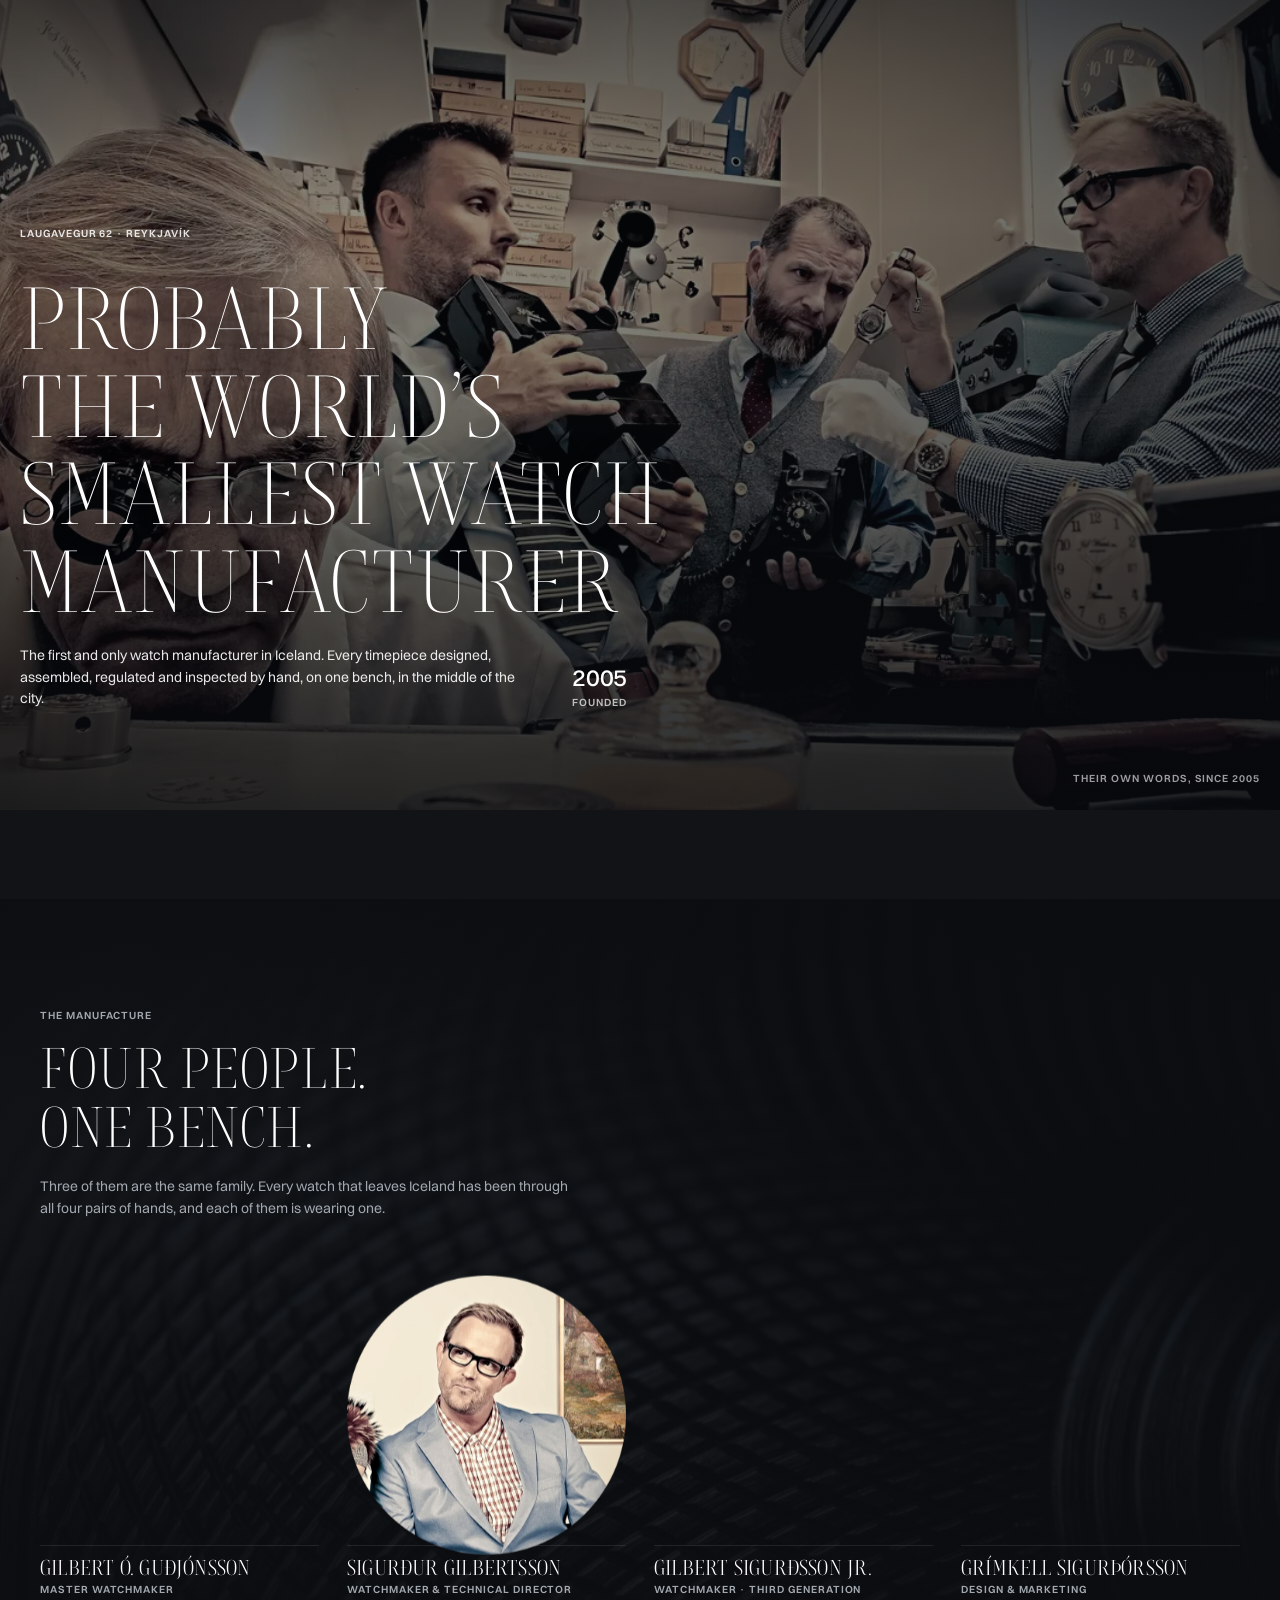
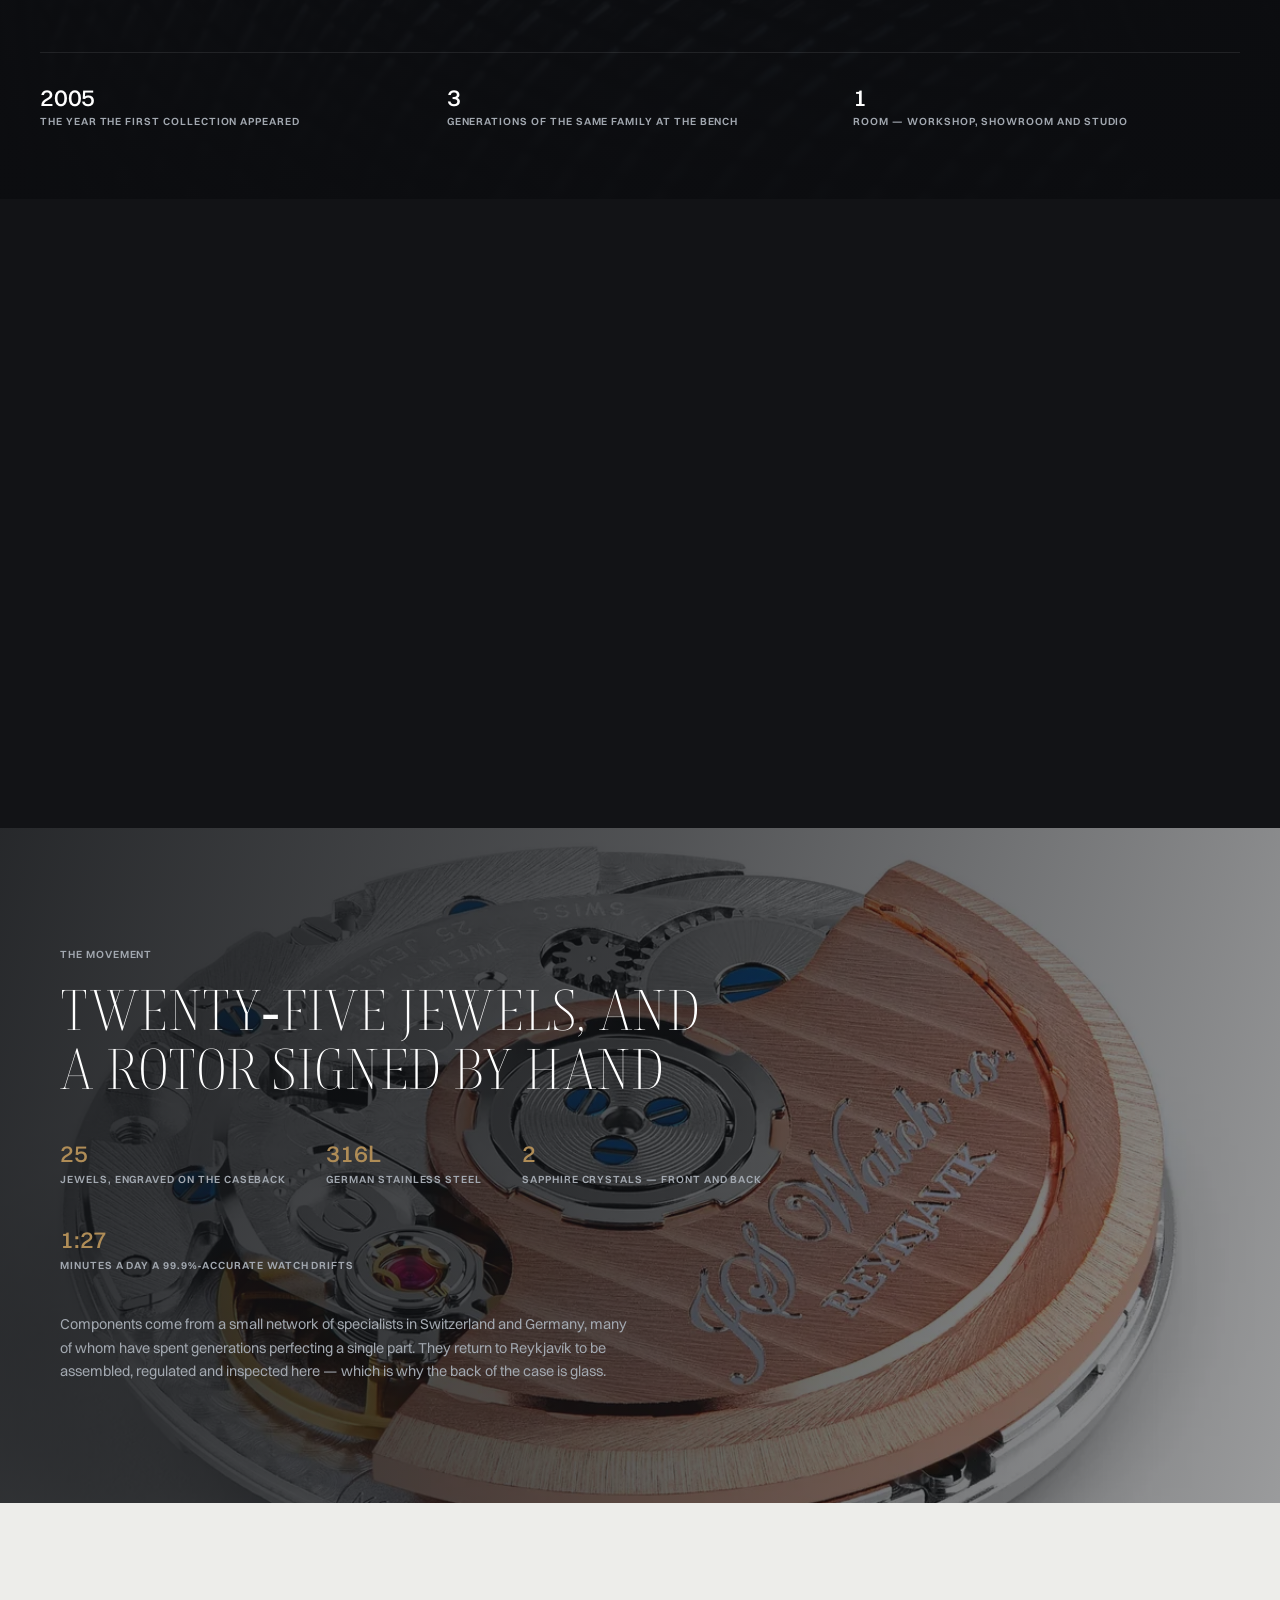
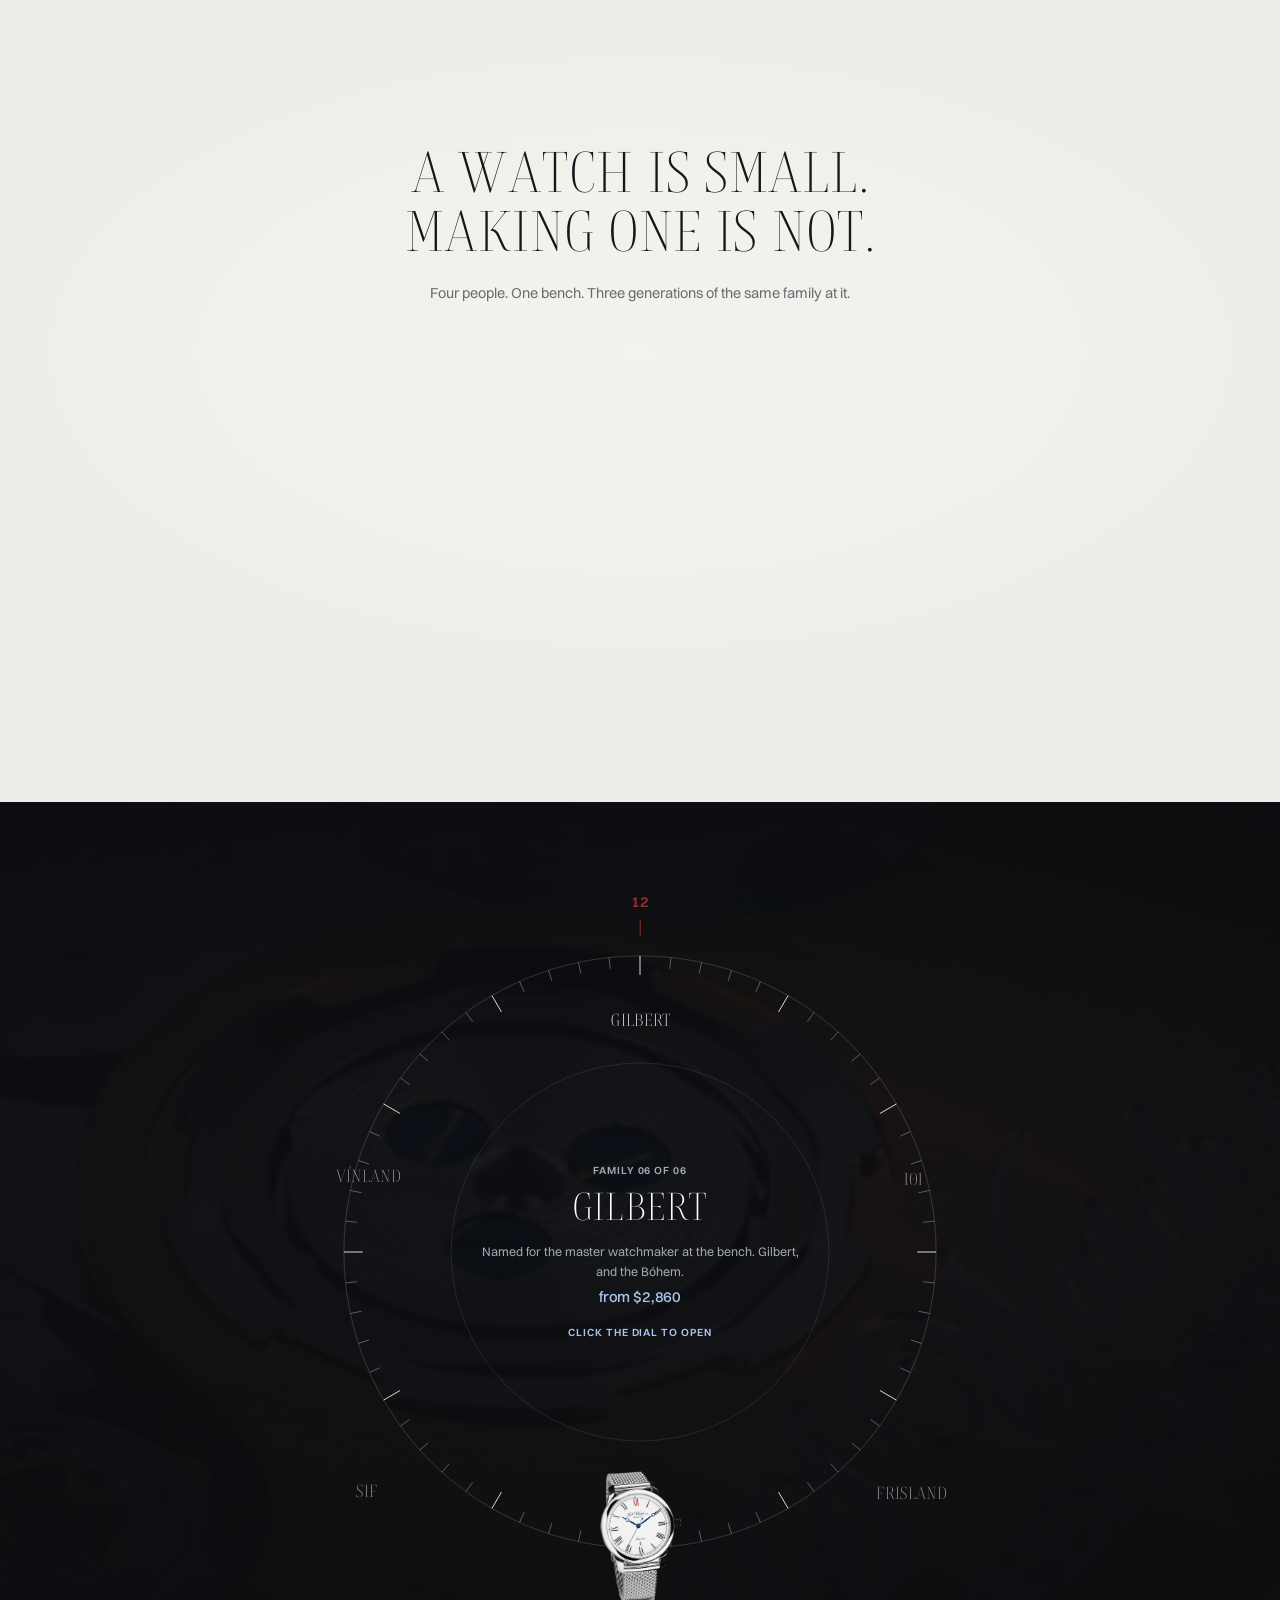
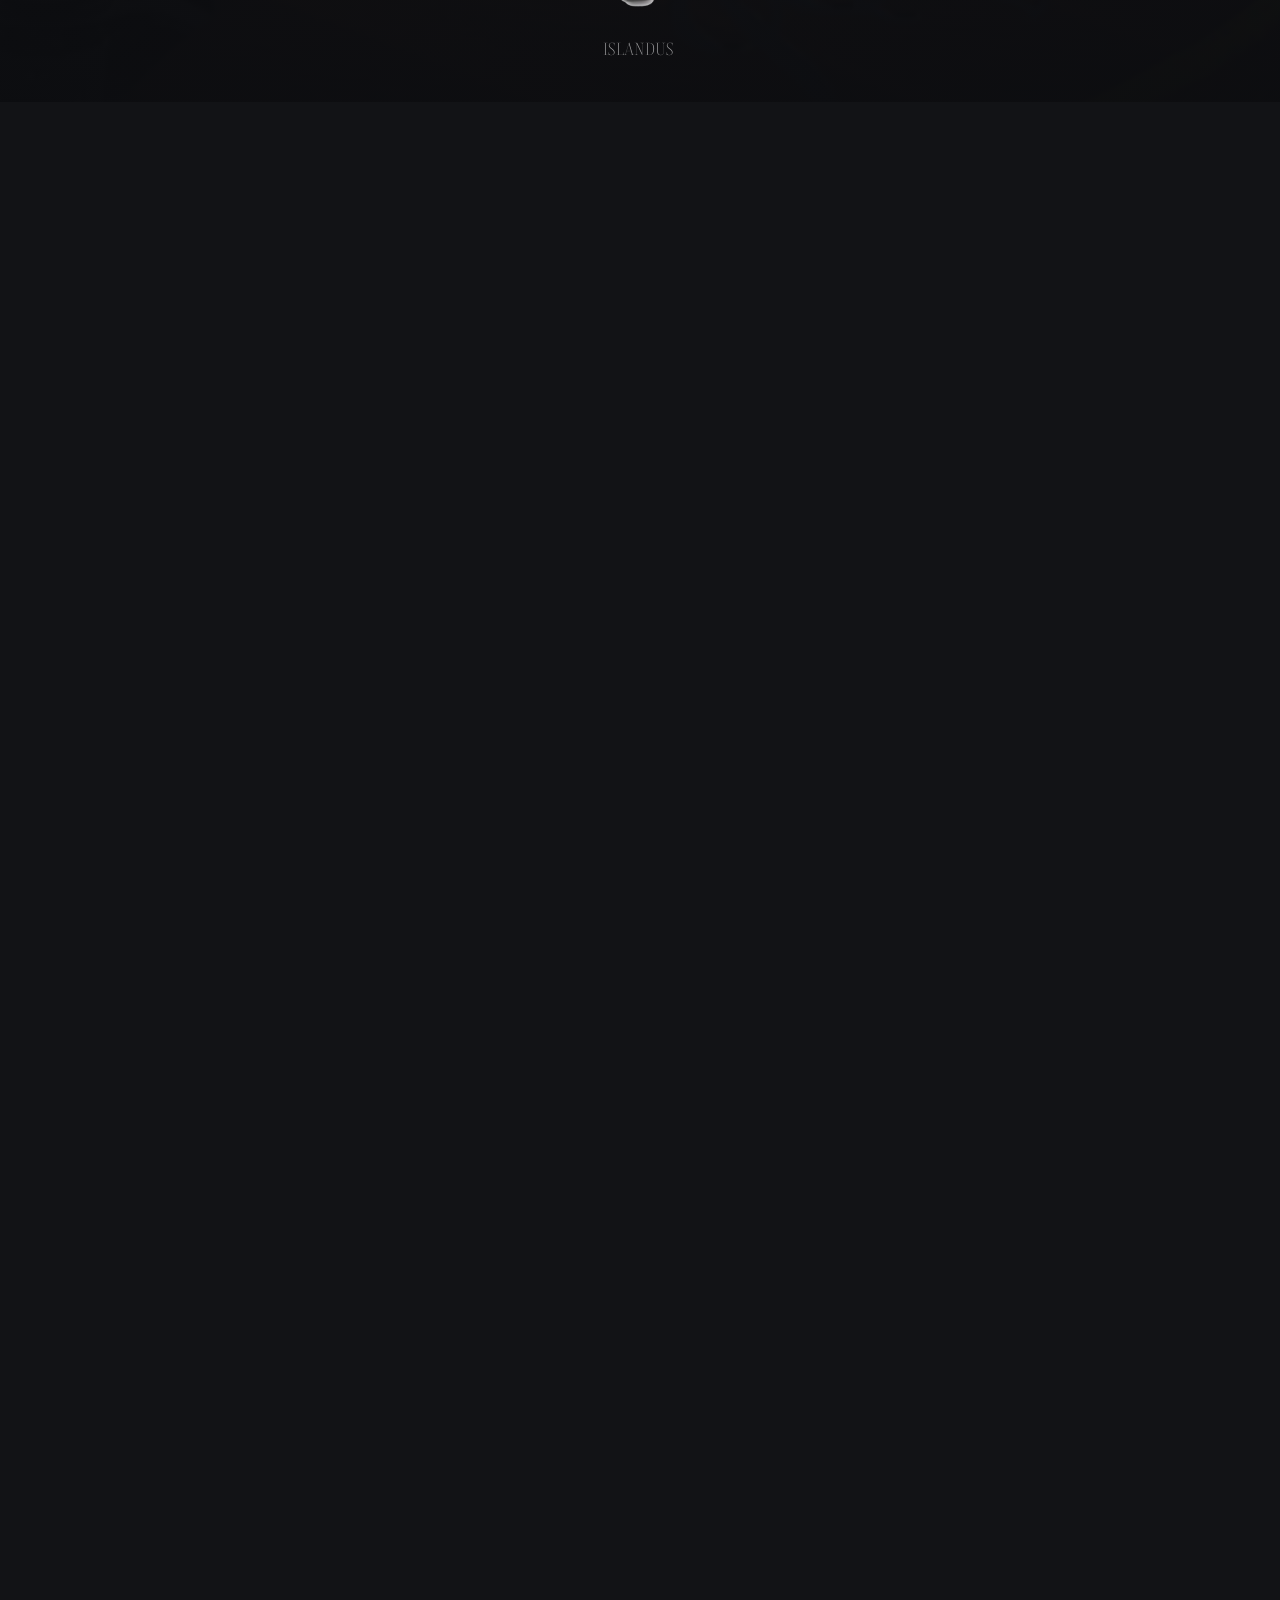
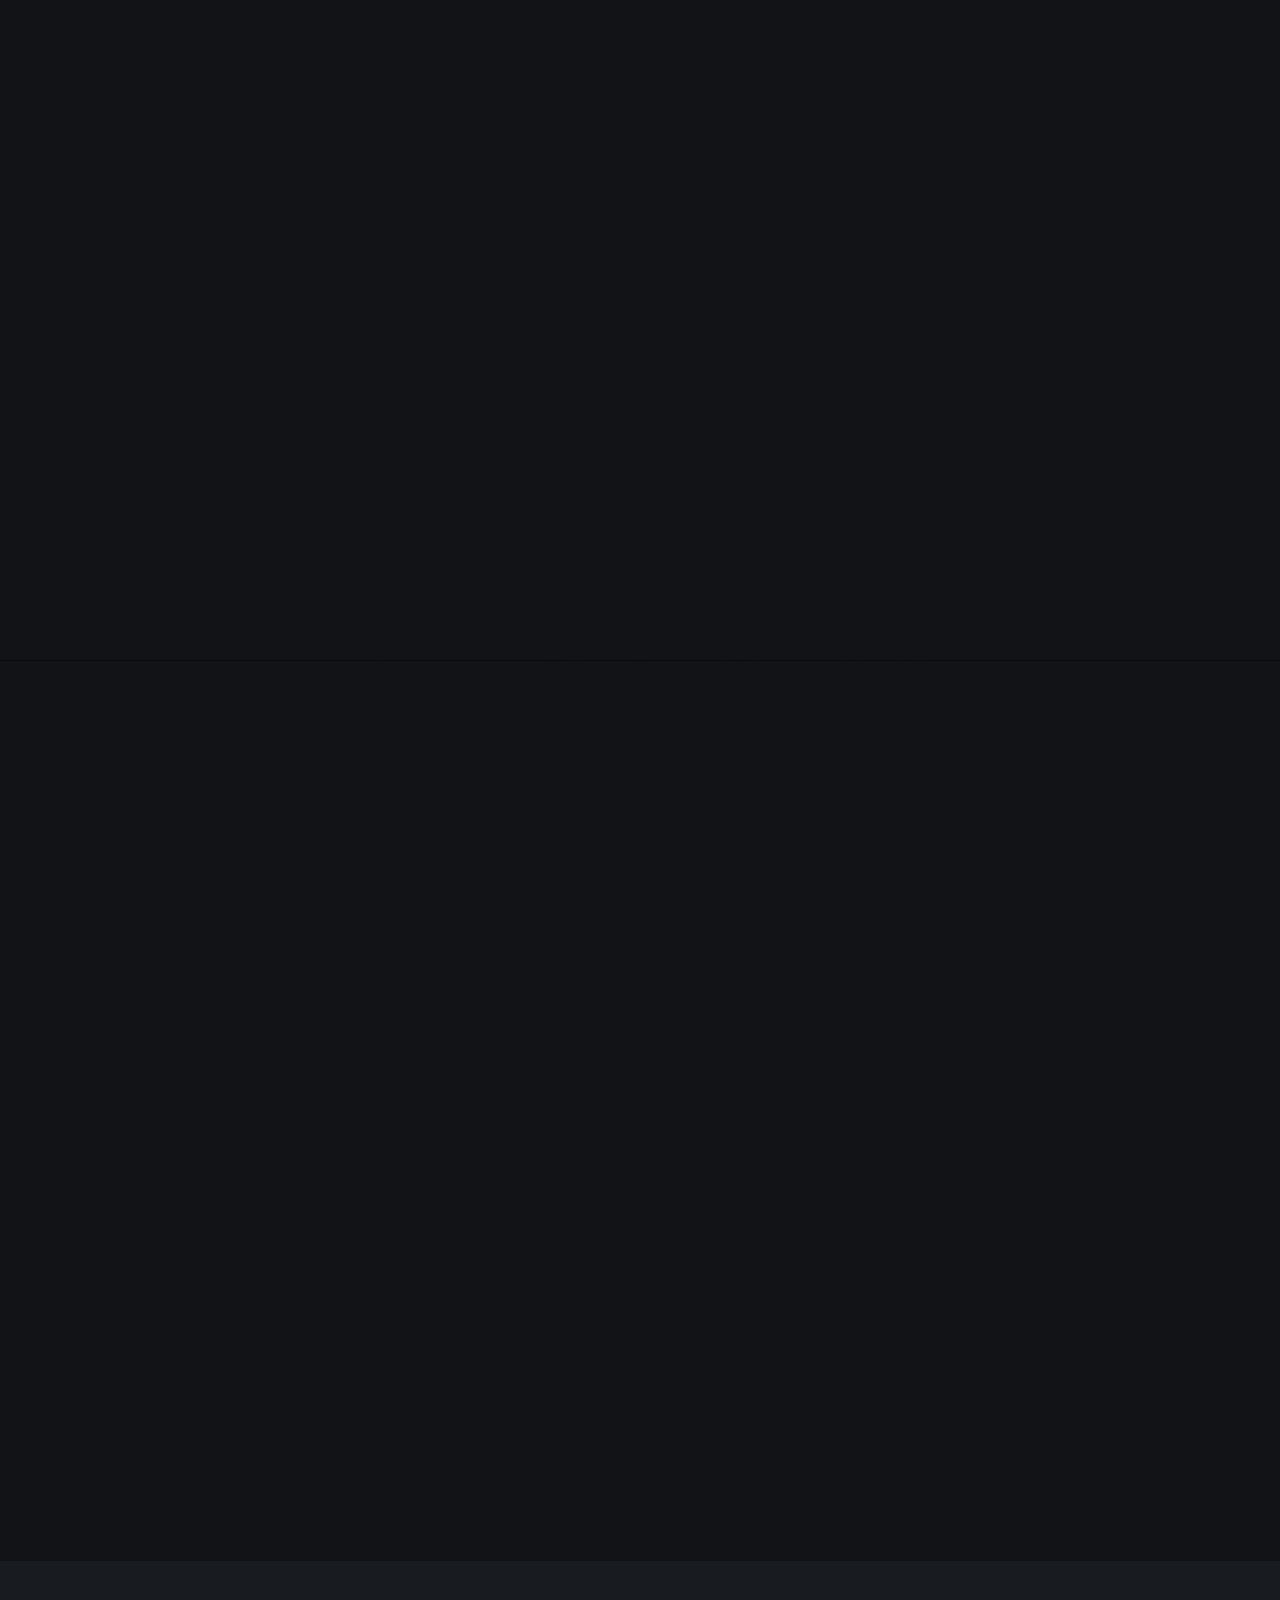
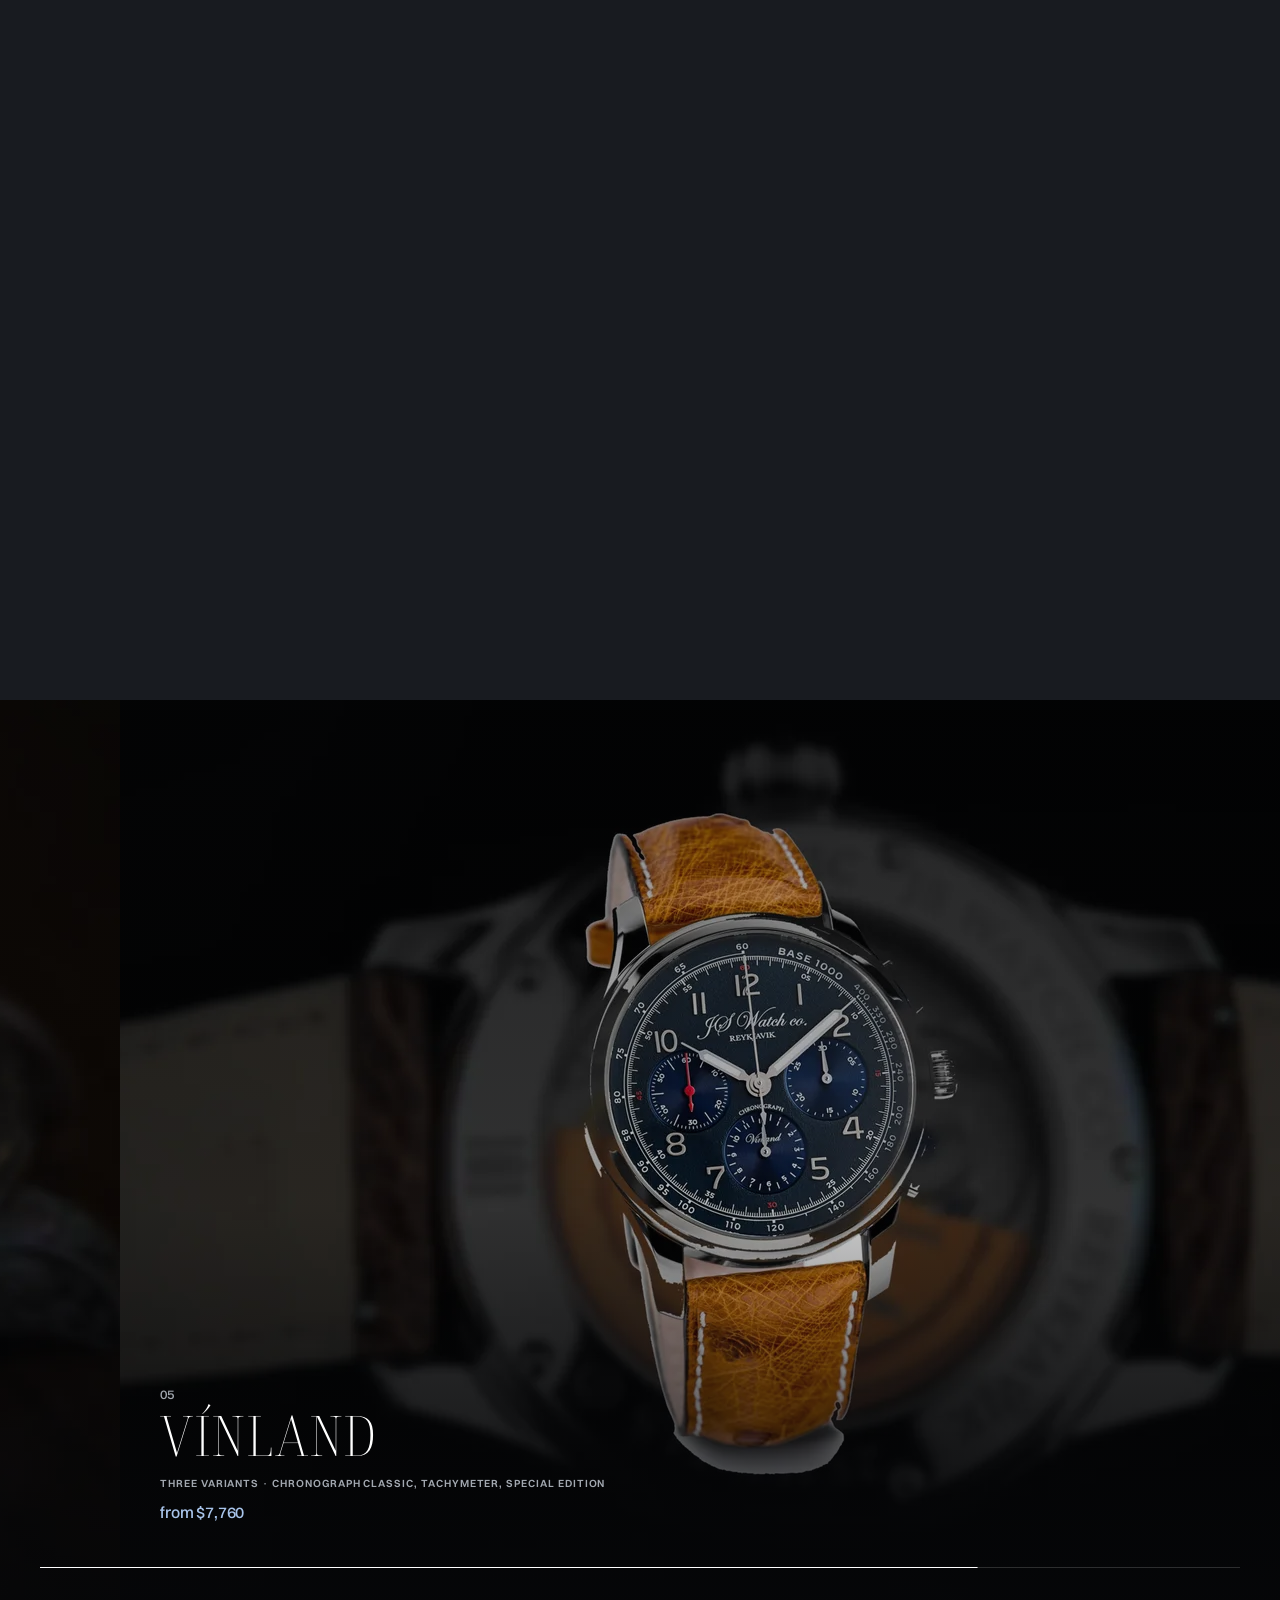
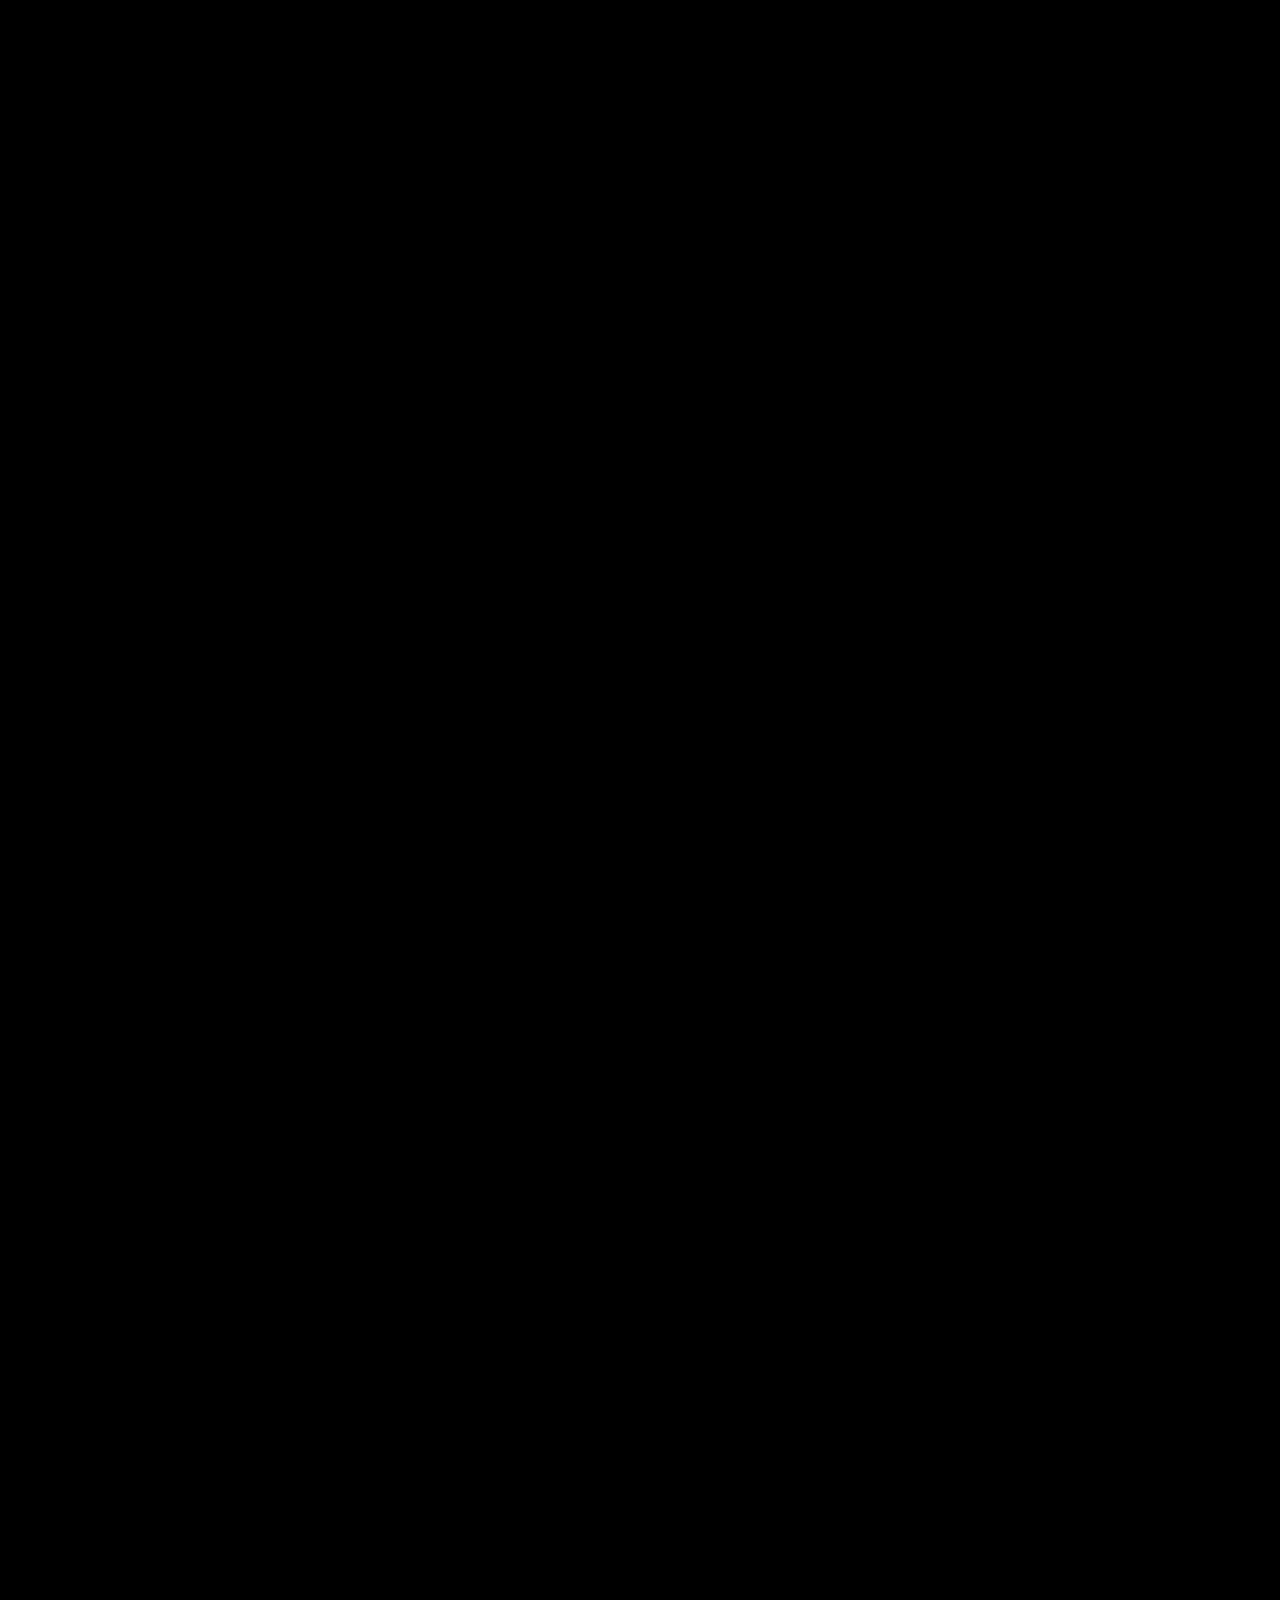
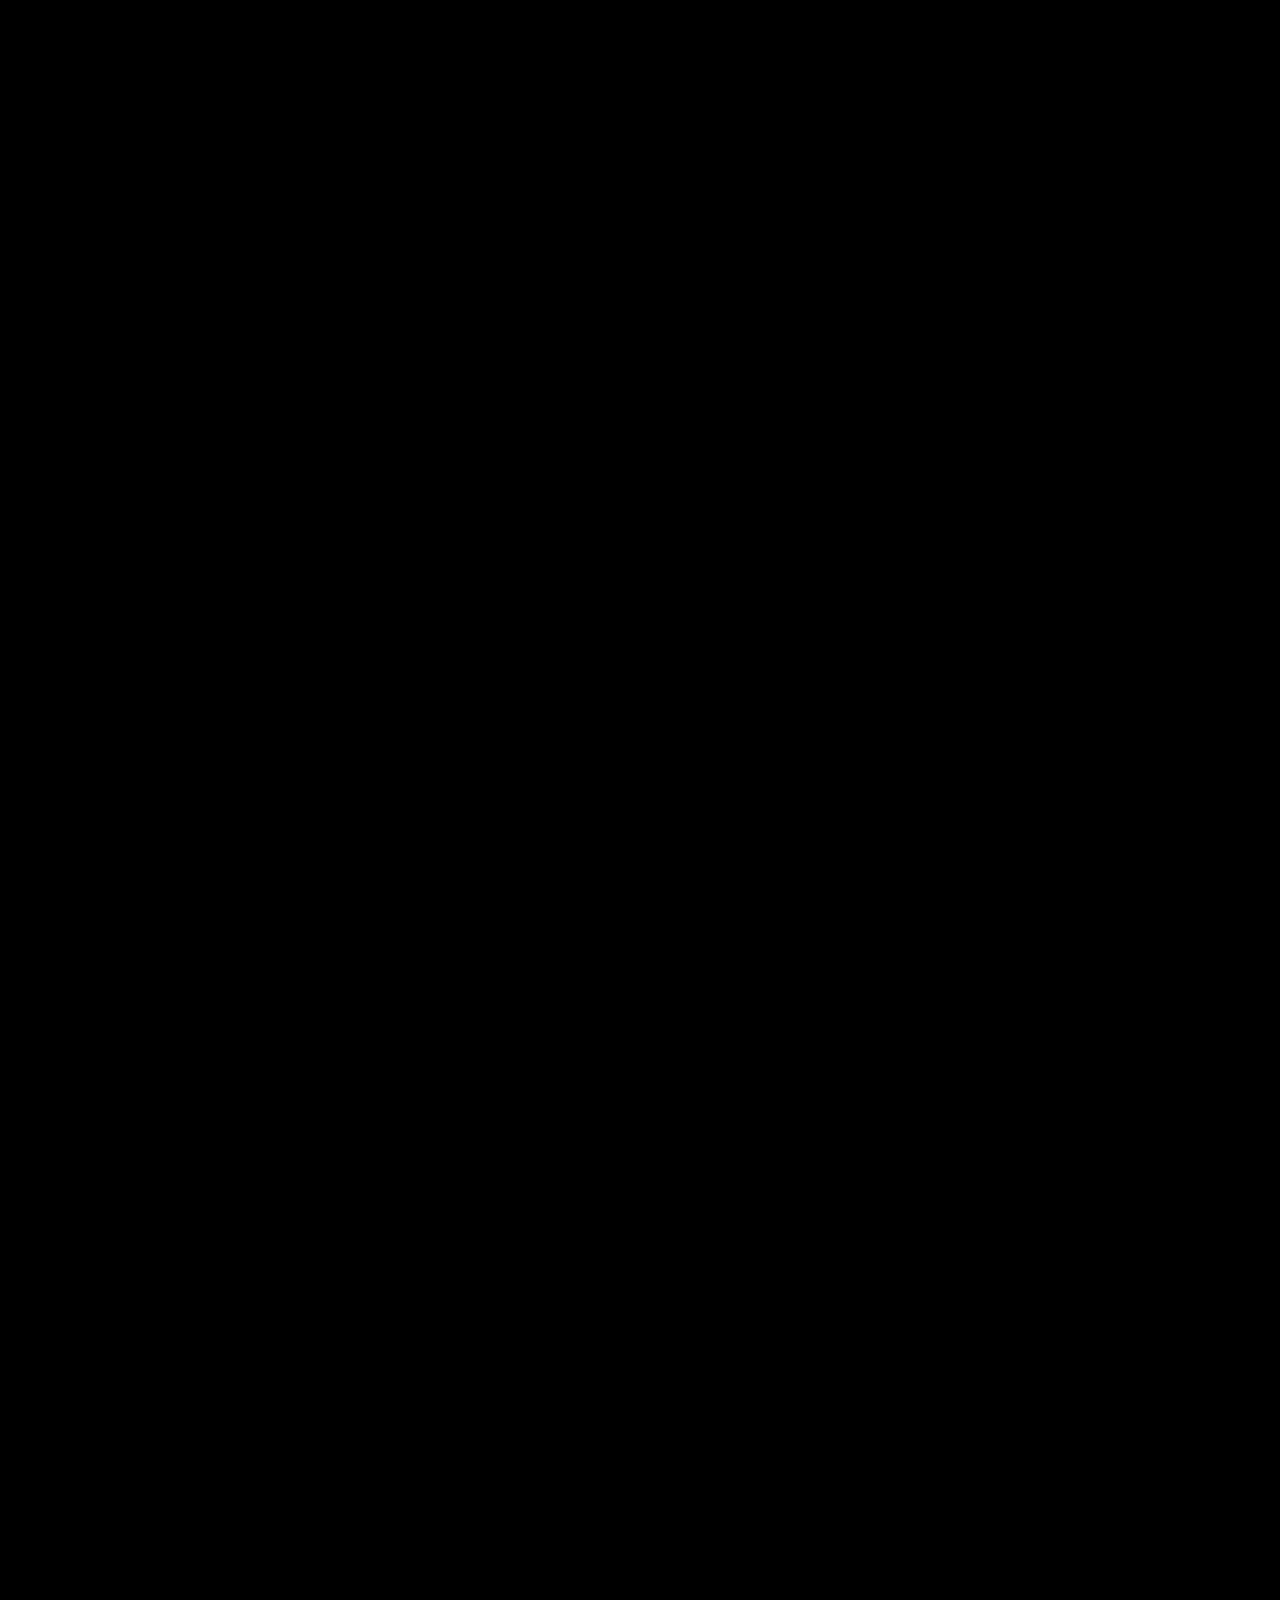
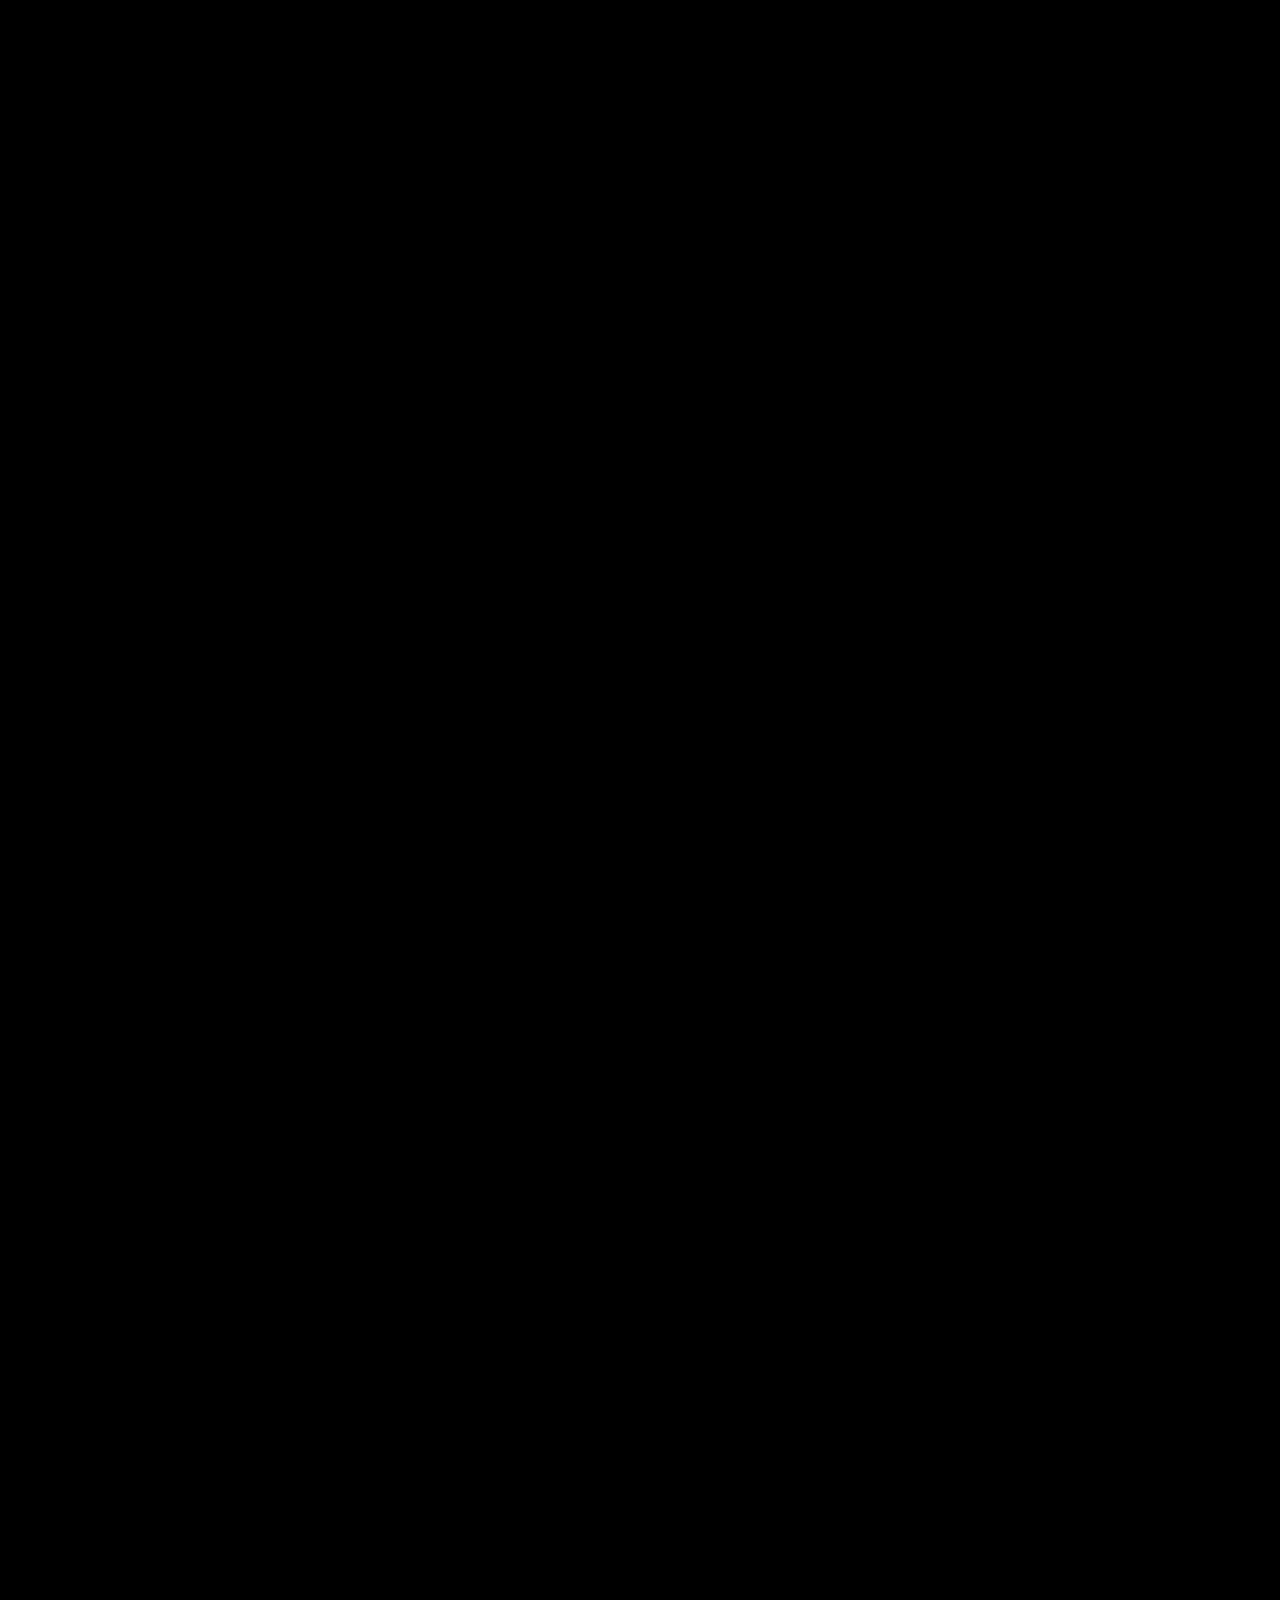
<file: index.html>
<!DOCTYPE html>
<html lang="en" class="ui-dark">
<head>
<meta charset="utf-8">
<meta name="viewport" content="width=device-width, initial-scale=1, viewport-fit=cover">
<title>JS Watch co. Reykjavík — Probably the world's smallest watch manufacturer</title>
<meta name="description" content="The first and only watch manufacturer in Iceland. Mechanical watches designed, assembled and regulated by hand at Laugavegur 62, Reykjavík, since 2005.">
<meta name="robots" content="noindex,nofollow">
<meta name="theme-color" content="#121316">
<link rel="preload" as="font" type="font/woff2" href="assets/fonts/Boska-Light.woff2" crossorigin>
<link rel="preload" as="font" type="font/woff2" href="assets/fonts/Switzer-Regular.woff2" crossorigin>
<link rel="icon" type="image/svg+xml" href="assets/favicon.svg">
<link rel="icon" type="image/png" sizes="32x32" href="assets/img/favicon-32.png">
<link rel="apple-touch-icon" sizes="180x180" href="assets/img/favicon-180.png">
<link rel="stylesheet" href="styles.css">
<script>
/* Raise the curtain before first paint when arriving from another page in the
   site, so the incoming page never flashes its raw top. */
try { if (sessionStorage.getItem('jsw-nav')) { document.documentElement.classList.add('is-entering'); sessionStorage.removeItem('jsw-nav'); } } catch (e) {}
</script>
</head>
<body>
<a class="skip-link" href="#main">Skip to content</a>

<div id="page-overlay" class="page-overlay"></div>

<!-- ══════════════ PRELOADER ══════════════ -->
<div id="preloader" class="preloader">
  <div class="preloader__inner">
    <div class="preloader__mark">
      <span class="preloader__name">JS WATCH co.</span>
      <span class="preloader__place">REYKJAVÍK</span>
    </div>
    <div class="preloader__line"><span id="preloader-fill" class="preloader__fill"></span></div>
    <div class="preloader__count"><span id="preloader-counter">0</span><span class="preloader__pct">%</span></div>
  </div>
</div>

<!-- ══════════════ HEADER ══════════════ -->
<header id="header" class="header ui-dark">
  <a class="header__brand" href="#top" aria-label="JS Watch co. Reykjavík — top of page">
    <span class="header__brand-name">JS WATCH co.</span>
    <span class="header__brand-sub">REYKJAVÍK</span>
  </a>
  <nav class="header__nav" aria-label="Sections">
    <a href="#dial" class="text-small">Collection</a>
    <a href="#caliber" class="text-small">Movement</a>
    <a href="#showcase" class="text-small">Watches</a>
    <a href="#charts" class="text-small">Find us</a>
    <a href="#visit" class="text-small">Visit</a>
  </nav>
  <a class="header__cta text-small" href="#visit">Visit the workshop<span class="header__cta-arrow" aria-hidden="true">→</span></a>
  <button id="menu-toggle" class="header__burger" aria-label="Open menu" aria-expanded="false"><span></span><span></span></button>
</header>

<!-- ══════════════ MENU ══════════════ -->
<div id="menu" class="menu" aria-hidden="true">
  <ul class="menu__list">
    <li><a href="#dial" class="js-menu-link h2">Collection</a></li>
    <li><a href="#makers" class="js-menu-link h2">The four</a></li>
    <li><a href="#caliber" class="js-menu-link h2">The movement</a></li>
    <li><a href="#showcase" class="js-menu-link h2">The watches</a></li>
    <li><a href="#charts" class="js-menu-link h2">Where to find it</a></li>
    <li><a href="#fame" class="js-menu-link h2">Hall of fame</a></li>
    <li><a href="#visit" class="js-menu-link h2">Visit</a></li>
  </ul>
  <div class="menu__foot">
    <p class="text-small">Laugavegur 62 · 101 Reykjavík</p>
    <p class="text-small">+354 551 4100</p>
  </div>
</div>

<main id="main">

<!-- ══════════════ 1 · HERO ══════════════ -->
<section id="top" class="section section--top ui-dark" data-hold>
  <div class="sticky sticky--full-height sticky--under-next" style="height:200svh" data-parallax-pattern="sectionOutTiny">
    <div class="sticky__layer sticky__layer--sticky">
      <div class="intro">
        <div class="intro__media parallax-image-move">
          <img class="intro__img appear" data-img="workshop" data-w="720 1440 2200" alt="Four watchmakers at the bench in the JS Watch co. workshop on Laugavegur, Reykjavík" fetchpriority="high" width="720" height="448">
        </div>
        <div class="intro__scrim" aria-hidden="true"></div>
        <div class="intro__content">
          <p class="intro__eyebrow text-small" data-reveal="wipe" data-reveal-delay="200">Laugavegur 62 · Reykjavík</p>
          <h1 class="intro__title h0" data-reveal="title" data-reveal-delay="320">Probably the world’s smallest watch manufacturer</h1>
          <div class="intro__meta" data-reveal="fade-in slow" data-reveal-delay="900">
            <p class="intro__lede">The first and only watch manufacturer in Iceland. Every timepiece designed, assembled, regulated and inspected by hand, on one bench, in the middle of the city.</p>
            <p class="intro__since"><span class="numeral-sm">2005</span><span class="intro__since-label text-small">Founded</span></p>
          </div>
        </div>
        <div class="intro__credit text-small">Their own words, since 2005</div>
      </div>
    </div>
  </div>
</section>

<!-- ══════════════ 2 · THE FOUR ══════════════ -->
<section id="makers" class="section section--makers ui-dark">
  <div class="sticky sticky--full-height" style="height:170svh">
   <div class="sticky__layer sticky__layer--sticky l-makers">
    <div class="l-chapter-ground parallax-image-move" aria-hidden="true">
      <img class="appear" data-img="g-guilloche" data-w="720 1440 2200" data-parallax-pattern="backgroundMove" alt="">
    </div>
    <div class="l-chapter-ground__scrim" aria-hidden="true"></div>
    <div class="l-makers__head" data-parallax-pattern="makersHead">
      <p class="text-small" data-reveal="wipe">The manufacture</p>
      <h2 class="h1" data-reveal="title">Four people.<br>One bench.</h2>
      <p class="l-makers__lede" data-reveal="text">Three of them are the same family. Every watch that leaves Iceland has been through all four pairs of hands, and each of them is wearing one.</p>
    </div>

    <div class="l-makers__row" data-reveal-group data-reveal-delay="110">
      <figure class="l-makers__person" data-reveal="rise" data-parallax-pattern="makersDrift1">
        <img class="appear" data-img="gilbert" data-w="720" alt="Gilbert Ó. Guðjónsson, master watchmaker, wearing a JS Watch timepiece">
        <figcaption>
          <span class="l-makers__name h3">Gilbert Ó. Guðjónsson</span>
          <span class="text-small">Master watchmaker</span>
        </figcaption>
      </figure>
      <figure class="l-makers__person" data-reveal="rise" data-parallax-pattern="makersDrift2">
        <img class="appear" data-img="siggi" data-w="720" alt="Sigurður Gilbertsson, watchmaker and technical director">
        <figcaption>
          <span class="l-makers__name h3">Sigurður Gilbertsson</span>
          <span class="text-small">Watchmaker &amp; technical director</span>
        </figcaption>
      </figure>
      <figure class="l-makers__person" data-reveal="rise" data-parallax-pattern="makersDrift3">
        <img class="appear" data-img="gilbertjr" data-w="720" alt="Gilbert Sigurðsson Junior, watchmaker, third generation">
        <figcaption>
          <span class="l-makers__name h3">Gilbert Sigurðsson Jr.</span>
          <span class="text-small">Watchmaker · third generation</span>
        </figcaption>
      </figure>
      <figure class="l-makers__person" data-reveal="rise" data-parallax-pattern="makersDrift4">
        <img class="appear" data-img="keli" data-w="720" alt="Grímkell Sigurþórsson, design and marketing">
        <figcaption>
          <span class="l-makers__name h3">Grímkell Sigurþórsson</span>
          <span class="text-small">Design &amp; marketing</span>
        </figcaption>
      </figure>
    </div>

    <dl class="l-makers__facts" data-reveal-group data-reveal-delay="90">
      <div data-reveal="rise"><dt class="numeral-sm">2005</dt><dd class="text-small">The year the first collection appeared</dd></div>
      <div data-reveal="rise"><dt class="numeral-sm">3</dt><dd class="text-small">Generations of the same family at the bench</dd></div>
      <div data-reveal="rise"><dt class="numeral-sm">1</dt><dd class="text-small">Room — workshop, showroom and studio</dd></div>
    </dl>
   </div>
  </div>
</section>

<!-- ══════════════ 3 · THE MOVEMENT ══════════════ -->
<section id="caliber" class="section section--caliber ui-dark" data-hold>
  <div class="l-caliber__bg parallax-image-move">
    <img class="appear" data-img="soprod" data-w="720 1440 2200" data-parallax-pattern="backgroundMove" alt="A Swiss mechanical movement with a rose-gold rotor engraved JS Watch co. Reykjavík" width="720" height="482">
  </div>
  <div class="l-caliber__scrim" aria-hidden="true"></div>
  <div class="l-caliber__content">
    <p class="text-small" data-reveal="fade-in">The movement</p>
    <h2 class="h1" data-reveal="title">Twenty&#8209;five jewels, and a rotor signed by hand</h2>
    <div class="l-caliber__facts" data-reveal-group data-reveal-delay="90">
      <div class="l-caliber__fact" data-reveal="rise"><span class="numeral-sm">25</span><span class="text-small">Jewels, engraved on the caseback</span></div>
      <div class="l-caliber__fact" data-reveal="rise"><span class="numeral-sm">316L</span><span class="text-small">German stainless steel</span></div>
      <div class="l-caliber__fact" data-reveal="rise"><span class="numeral-sm">2</span><span class="text-small">Sapphire crystals — front and back</span></div>
      <div class="l-caliber__fact" data-reveal="rise"><span class="numeral-sm">1:27</span><span class="text-small">Minutes a day a 99.9%&#8209;accurate watch drifts</span></div>
    </div>
    <p class="l-caliber__body" data-reveal="text">Components come from a small network of specialists in Switzerland and Germany, many of whom have spent generations perfecting a single part. They return to Reykjavík to be assembled, regulated and inspected here — which is why the back of the case is glass.</p>
  </div>
</section>

<!-- ══════════════ 4 · THESIS BAND ══════════════ -->
<section id="thesis" class="section section--thesis ui-light" data-hold>
  <div class="l-band">
    <div class="l-band__bg parallax-image-move">
      <img class="appear" data-img="gangverk" data-w="720 1440" data-parallax-pattern="backgroundMove" alt="A watchmaker in plus-fours leaning against an oversized mechanical movement" width="720" height="480">
    </div>
    <div class="l-band__content" data-parallax-pattern="bandTitle">
      <h2 class="h1" data-reveal="title">A watch is small.<br>Making one is not.</h2>
      <p class="l-band__sub" data-reveal="text" data-reveal-delay="200">Four people. One bench. Three generations of the same family at it.</p>
    </div>
  </div>
</section>

<!-- ══════════════ 5 · THE DIAL (ring selector) ══════════════ -->
<section id="dial" class="section section--dial ui-dark" data-hold>
  <div class="sticky sticky--full-height" style="height:440svh">
    <div class="sticky__layer sticky__layer--sticky l-dial">
      <div class="l-chapter-ground parallax-image-move" aria-hidden="true">
        <img class="appear" data-img="g-movement" data-w="720 1440" data-parallax-pattern="backgroundMove" alt="">
      </div>
      <div class="l-chapter-ground__scrim" aria-hidden="true"></div>

      <div class="l-dial__head" data-parallax-pattern="dialTitle">
        <p class="text-small">The collection</p>
        <h2 class="h2">Six families</h2>
      </div>

      <!-- desktop: the rotating dial -->
      <div class="l-dial__stage" id="dial-stage" data-parallax-pattern="dialStage">
        <svg class="l-dial__furniture" viewBox="0 0 1000 1000" aria-hidden="true">
          <circle class="l-dial__track" cx="500" cy="500" r="470"/>
          <circle class="l-dial__track l-dial__track--inner" cx="500" cy="500" r="300"/>
          <g class="l-dial__ticks" id="dial-ticks"></g>
        </svg>
        <div class="l-dial__index" aria-hidden="true">
          <span class="l-dial__index-mark">12</span>
        </div>
        <div class="l-dial__ring" id="dial-ring">
          <!-- seats injected by app.js from DIAL_FAMILIES -->
        </div>
        <div class="l-dial__hub">
          <p class="l-dial__hub-eyebrow text-small" id="dial-hub-eyebrow">Family 01</p>
          <p class="l-dial__hub-name h2" id="dial-hub-name">101</p>
          <p class="l-dial__hub-note" id="dial-hub-note">Named for the postcode of downtown Reykjavík. The first watch the company ever made.</p>
          <p class="l-dial__hub-price numeral-sm" id="dial-hub-price">from $2,440</p>
          <p class="l-dial__hub-cta text-small" id="dial-hub-cta">Click the dial to open</p>
        </div>
      </div>

      <!-- mobile: its own picker, with its own heading -->
      <div class="l-dial__mobile" id="dial-mobile">
        <div class="l-dial__mobile-head">
          <p class="text-small">The collection</p>
          <h2 class="h2">Six families</h2>
        </div>
        <div class="l-dial__mrail js-dial-mrail">
          <!-- cards injected by app.js -->
        </div>
      </div>

    </div>
  </div>
</section>

<!-- ══════════════ 6 · THE BENCH (growing card) ══════════════ -->
<section id="bench" class="section section--bench ui-dark" data-hold>
  <div class="sticky sticky--under-previous sticky--under-next" style="height:560svh">
    <div class="sticky__layer sticky__layer--sticky l-bench__pan">
      <img class="appear" data-img="hopmynd" data-w="720 1440 2200" data-parallax-pattern="benchBackground" alt="The four members of the JS Watch team photographed together in the workshop" width="720" height="480">
      <div class="l-bench__scrim" aria-hidden="true"></div>
    </div>
    <div class="sticky__layer sticky__layer--sticky l-bench__cardwrap">
      <article class="l-bench__card ui-light" data-parallax-pattern="benchCard">
        <div class="l-bench__cardinner">
        <p class="text-small">Laugavegur 62</p>
        <h2 class="h2 l-bench__title">The bench is the factory</h2>
        <p data-parallax-pattern="benchCardBody">Behind the shopfront on Laugavegur there is a workshop, and that is the whole manufacture. Ideas are drawn, refined and tested here. Parts arrive from Switzerland and Germany. Every watch is put together, timed and checked in this room before it leaves the country.</p>
        <p class="l-bench__note text-small">Visitors are welcome. It is an owner-operated workshop, showroom and design studio.</p>
        </div>
      </article>
    </div>
  </div>
</section>

<!-- ══════════════ 7 · THE SHOWCASE (horizontal, full-bleed) ══════════════ -->
<section id="showcase" class="section section--showcase ui-dark" data-hold>
  <div class="sticky l-showcase__stage" id="showcase-stage">
    <div class="sticky__layer sticky__layer--sticky l-showcase__viewport">
      <div class="l-showcase__track js-showcase-track">
        <a class="l-showcase__panel" href="watch-101.html">
          <img class="appear" data-img="p-101" data-w="720 1440 2000" alt="101 by JS Watch co. Reykjavík">
          <figcaption>
            <span class="l-showcase__n numeral-sm">01</span>
            <span class="l-showcase__name h1">101</span>
            <span class="text-small">Four variants · 38mm, 32mm, Art Deco, 10 Year Edition</span>
                      <span class="l-showcase__price numeral-sm">from $2,440</span>
          </figcaption>
        </a>
        <a class="l-showcase__panel" href="watch-frisland.html">
          <img class="appear" data-img="p-frisland" data-w="720 1440 2000" alt="Frisland by JS Watch co. Reykjavík">
          <figcaption>
            <span class="l-showcase__n numeral-sm">02</span>
            <span class="l-showcase__name h1">Frisland</span>
            <span class="text-small">Three variants · Frisland, 1941, Goð Special Edition</span>
                      <span class="l-showcase__price numeral-sm">from $3,260</span>
          </figcaption>
        </a>
        <a class="l-showcase__panel" href="watch-islandus.html">
          <img class="appear" data-img="p-islandus" data-w="720 1440 2000" alt="Islandus by JS Watch co. Reykjavík">
          <figcaption>
            <span class="l-showcase__n numeral-sm">03</span>
            <span class="l-showcase__name h1">Islandus</span>
            <span class="text-small">Three variants · Islandus, 1919, Dakota</span>
                      <span class="l-showcase__price numeral-sm">from $3,010</span>
          </figcaption>
        </a>
        <a class="l-showcase__panel" href="watch-sif.html">
          <img class="appear" data-img="p-sif" data-w="720 1440 2000" alt="SIF by JS Watch co. Reykjavík">
          <figcaption>
            <span class="l-showcase__n numeral-sm">04</span>
            <span class="l-showcase__name h1">SIF</span>
            <span class="text-small">Four variants · N.A.R.T., 1948, Volcano, Protector</span>
                      <span class="l-showcase__price numeral-sm">from $3,260</span>
          </figcaption>
        </a>
        <a class="l-showcase__panel" href="watch-vinland.html">
          <img class="appear" data-img="p-vinland" data-w="720 1440 2000" alt="Vínland by JS Watch co. Reykjavík">
          <figcaption>
            <span class="l-showcase__n numeral-sm">05</span>
            <span class="l-showcase__name h1">Vínland</span>
            <span class="text-small">Three variants · Chronograph Classic, Tachymeter, Special Edition</span>
                      <span class="l-showcase__price numeral-sm">from $7,760</span>
          </figcaption>
        </a>
        <a class="l-showcase__panel" href="watch-gilbert.html">
          <img class="appear" data-img="p-gilbert" data-w="720 1440 2000" alt="Gilbert by JS Watch co. Reykjavík">
          <figcaption>
            <span class="l-showcase__n numeral-sm">06</span>
            <span class="l-showcase__name h1">Gilbert</span>
            <span class="text-small">Two variants · Gilbert, Bóhem</span>
                      <span class="l-showcase__price numeral-sm">from $2,860</span>
          </figcaption>
        </a>
      </div>
      <div class="l-showcase__rail"><span class="l-showcase__fill js-showcase-fill"></span></div>
    </div>
  </div>
</section>

<!-- ══════════════ 9 · WHERE IT IS (Reykjavík map) ══════════════ -->
<section id="charts" class="section l-charts-section ui-dark" data-hold>
  <div class="l-charts__grid">

    <div class="sticky sticky--full-height l-charts__map-layer">
      <div class="sticky__layer sticky__layer--sticky l-charts__map-pin">
        <div class="l-charts__map" data-parallax-pattern="chartsMapFlight">
          <div class="l-charts__map-inner js-charts-inner">
            <img class="l-charts__map-img" data-src="assets/img/citymap.webp" alt="A map of central Reykjavík showing the workshop on Laugavegur and the streets around it" width="2000" height="2000" decoding="async">
            <svg class="l-charts__routes js-charts-routes" viewBox="0 0 100 100" preserveAspectRatio="none" aria-hidden="true"></svg>
            <div class="l-charts__pins js-charts-pins"></div>
            <span class="l-charts__home js-charts-home"><i></i><span class="text-small">JS Watch co. · Laugavegur 62</span></span>
          </div>
        </div>
        <div class="l-charts__dim" aria-hidden="true"></div>
        <div class="l-charts__title" data-parallax-pattern="chartsTitle">
          <p class="text-small">Where to find it</p>
          <h2 class="h1">Laugavegur 62,<br>in the middle of the city.</h2>
        </div>
      </div>
    </div>

    <div class="l-charts__card-layer">
      <div class="sticky l-charts__card-sticky">
        <div class="sticky__layer sticky__layer--sticky l-charts__cards js-charts-cards"></div>
      </div>
    </div>

  </div>
</section>

<!-- ══════════════ 10 · HALL OF FAME ══════════════ -->
<section id="fame" class="section section--fame ui-dark" data-hold>
  <div class="l-chapter-ground parallax-image-move" aria-hidden="true">
    <img class="appear" data-img="g-bench" data-w="720 1440 2200" data-parallax-pattern="backgroundMove" alt="">
  </div>
  <div class="l-chapter-ground__scrim" aria-hidden="true"></div>
  <div class="l-fame__head">
    <p class="text-small" data-reveal="wipe">Hall of fame</p>
    <h2 class="h1" data-reveal="title">Who ended up wearing one</h2>
    <p class="l-fame__lede" data-reveal="text">People find the shop rather than the other way round. The list below is theirs, published on their own site.</p>
  </div>
  <div class="l-fame__grid" data-reveal-group data-reveal-delay="80">
    <figure class="l-fame__card" data-reveal="rise"><img class="appear" data-img="hof-cave" data-w="720 1440" alt="Nick Cave wearing a JS Watch timepiece" width="720" height="503"><figcaption><span class="l-fame__name h3">Nick Cave</span></figcaption></figure>
    <figure class="l-fame__card" data-reveal="rise"><img class="appear" data-img="hof-daniels" data-w="720 1440" alt="Jeff Daniels wearing a JS Watch timepiece" width="720" height="579"><figcaption><span class="l-fame__name h3">Jeff Daniels</span></figcaption></figure>
    <figure class="l-fame__card" data-reveal="rise"><img class="appear" data-img="hof-harington" data-w="720 1440" alt="Kit Harington wearing a JS Watch timepiece" width="720" height="487"><figcaption><span class="l-fame__name h3">Kit Harington</span></figcaption></figure>
    <figure class="l-fame__card" data-reveal="rise"><img class="appear" data-img="hof-ramsay" data-w="720 1440" alt="Gordon Ramsay wearing a JS Watch timepiece" width="720" height="523"><figcaption><span class="l-fame__name h3">Gordon Ramsay</span></figcaption></figure>
    <figure class="l-fame__card" data-reveal="rise"><img class="appear" data-img="hof-bubbi" data-w="720 1440" alt="Bubbi Morthens wearing a JS Watch timepiece" width="720" height="501"><figcaption><span class="l-fame__name h3">Bubbi Morthens</span></figcaption></figure>
  </div>
  <ul class="l-fame__register" data-reveal="fade-in slow">
    <li>Tom Cruise</li><li>Quentin Tarantino</li><li>Mads Mikkelsen</li><li>Yoko Ono</li>
    <li>Jude Law</li><li>Viggo Mortensen</li><li>Ben Stiller</li><li>Ed Sheeran</li>
    <li>Dennis Quaid</li><li>Sean Lennon</li><li>Elvis Costello</li><li>Tobey Maguire</li>
    <li>Ian Anderson</li><li>Katie Couric</li><li>Richard Quest</li><li>Vinnie Jones</li>
    <li>King Constantine II</li><li>The Dalai Lama</li><li>Eli Roth</li><li>Alain Robert</li>
    <li>Helgi Tómasson</li><li>Lewis Black</li><li>The Icelandic Coast Guard</li><li>Iceland’s national football team</li>
  </ul>
</section>

<!-- ══════════════ 11 · VISIT ══════════════ -->
<section id="visit" class="section section--visit ui-dark" data-hold>
  <div class="l-visit__bg parallax-image-move">
    <img class="appear" data-img="sundholl" data-w="720 1440" data-parallax-pattern="visitBgMove visitBgScale" alt="A JS Watch advertisement photographed at Sundhöllin swimming pool in Reykjavík, captioned we take our water testing very seriously" width="720" height="395">
  </div>
  <div class="l-visit__scrim" aria-hidden="true"></div>
  <div class="l-visit__inner" data-parallax-pattern="visitScreen">
    <article class="l-visit__card ui-light">
      <p class="text-small">Visit the workshop</p>
      <h2 class="h2">Laugavegur 62</h2>
      <p class="l-visit__body">The showroom and the entire manufacture are one room. You can watch a watch being assembled, and you will be talking to the people who made it.</p>
      <dl class="l-visit__facts">
        <div><dt class="text-small">Workshop</dt><dd>Laugavegur 62<br>101 Reykjavík</dd></div>
        <div><dt class="text-small">Office &amp; design studio</dt><dd>Hverfisgata 82B<br>101 Reykjavík</dd></div>
        <div><dt class="text-small">Telephone</dt><dd><a href="tel:+3545514100">+354 551 4100</a></dd></div>
        <div><dt class="text-small">Email</dt><dd><a href="mailto:info@jswatch.com">info@jswatch.com</a></dd></div>
      </dl>
      <a class="l-visit__cta" href="mailto:info@jswatch.com?subject=Enquiry%20from%20the%20website"><span>Enquire about a watch</span><span class="l-visit__cta-arrow" aria-hidden="true">→</span></a>
      <a class="l-visit__second" href="https://www.jswatch.com/" target="_blank" rel="noopener">See the full collection<span aria-hidden="true"> →</span></a>
      <p class="l-visit__award text-small">Shop of the Year (Njarðarskjöldurinn), awarded 20 February 2014</p>
    </article>
  </div>
</section>

</main>

<!-- ══════════════ FOOTER ══════════════ -->
<footer class="footer ui-dark">
  <div class="l-chapter-ground parallax-image-move" aria-hidden="true">
    <img class="appear" data-img="g-caseback" data-w="720 1440" alt="">
  </div>
  <div class="l-chapter-ground__scrim l-chapter-ground__scrim--deep" aria-hidden="true"></div>
  <div class="footer__headline">
    <h2 class="footer__big h0" id="footer-big">JS Watch co.</h2>
    <h2 class="footer__big footer__big--mask h0" id="footer-mask" aria-hidden="true">JS Watch co.</h2>
  </div>
  <div class="footer__cols">
    <div class="footer__col">
      <p class="text-small">The manufacture</p>
      <p>Laugavegur 62<br>101 Reykjavík<br>Iceland</p>
    </div>
    <div class="footer__col">
      <p class="text-small">Contact</p>
      <p><a href="tel:+3545514100">+354 551 4100</a><br><a href="mailto:info@jswatch.com">info@jswatch.com</a></p>
    </div>
    <div class="footer__col">
      <p class="text-small">Hours</p>
      <p>Mon–Fri 10:00–18:00<br>Sat 10:00–16:00</p>
    </div>
    <div class="footer__col">
      <p class="text-small">Live site</p>
      <p><a href="https://www.jswatch.com/" target="_blank" rel="noopener">jswatch.com</a></p>
    </div>
  </div>
  <div class="footer__base">
    <p class="text-small">Redesign concept — prototype only. Not affiliated with JS Watch co. Reykjavík. Photography © JS Watch co. Reykjavík.</p>
    <a class="footer__credit" href="#top" aria-label="SNDR Studio">
      <span class="footer__credit-mark">SNDR</span>
      <span class="footer__credit-diamond" aria-hidden="true"></span>
      <span class="footer__credit-studio text-small">STUDIO</span>
    </a>
  </div>
  <p class="footer__attr text-small">Chart tiles © <a href="https://carto.com/attributions" target="_blank" rel="noopener">CARTO</a>, data © <a href="https://www.openstreetmap.org/copyright" target="_blank" rel="noopener">OpenStreetMap</a> contributors.</p>
</footer>

<!-- ══════════════ CHROME ══════════════ -->
<div id="scrollbar" class="c-scrollbar"><div class="c-scrollbar__thumb"></div></div>
<div id="scroll-cue" class="scroll-cue" aria-hidden="true"><span class="scroll-cue__line"></span><span class="scroll-cue__text text-small">Scroll</span></div>
<div id="cursor" class="cursor" aria-hidden="true">
  <svg class="cursor__ring" viewBox="0 0 128 128"><circle class="cursor__bar" cx="64" cy="64" r="59"/></svg>
  <span class="cursor__label" id="cursor-label">View</span>
</div>

<script type="module" src="app.js"></script>
</body>
</html>
</file>
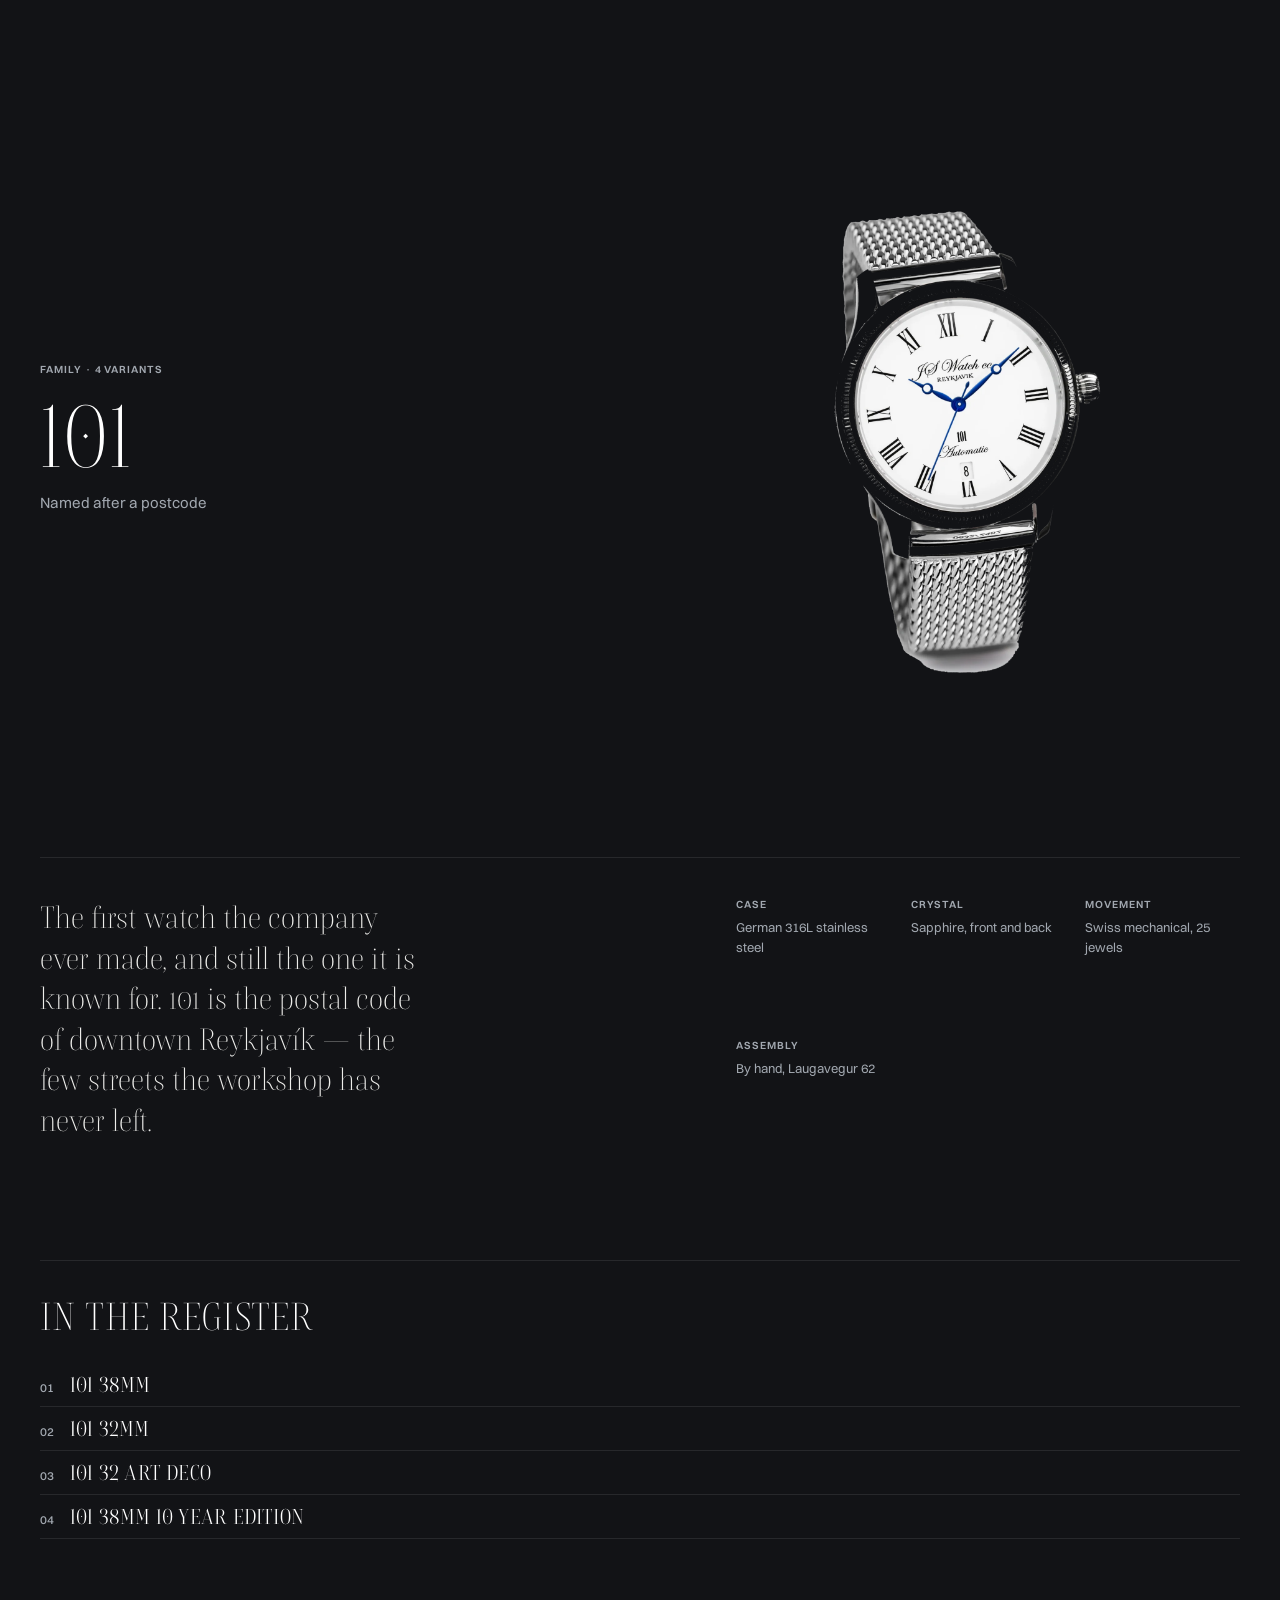
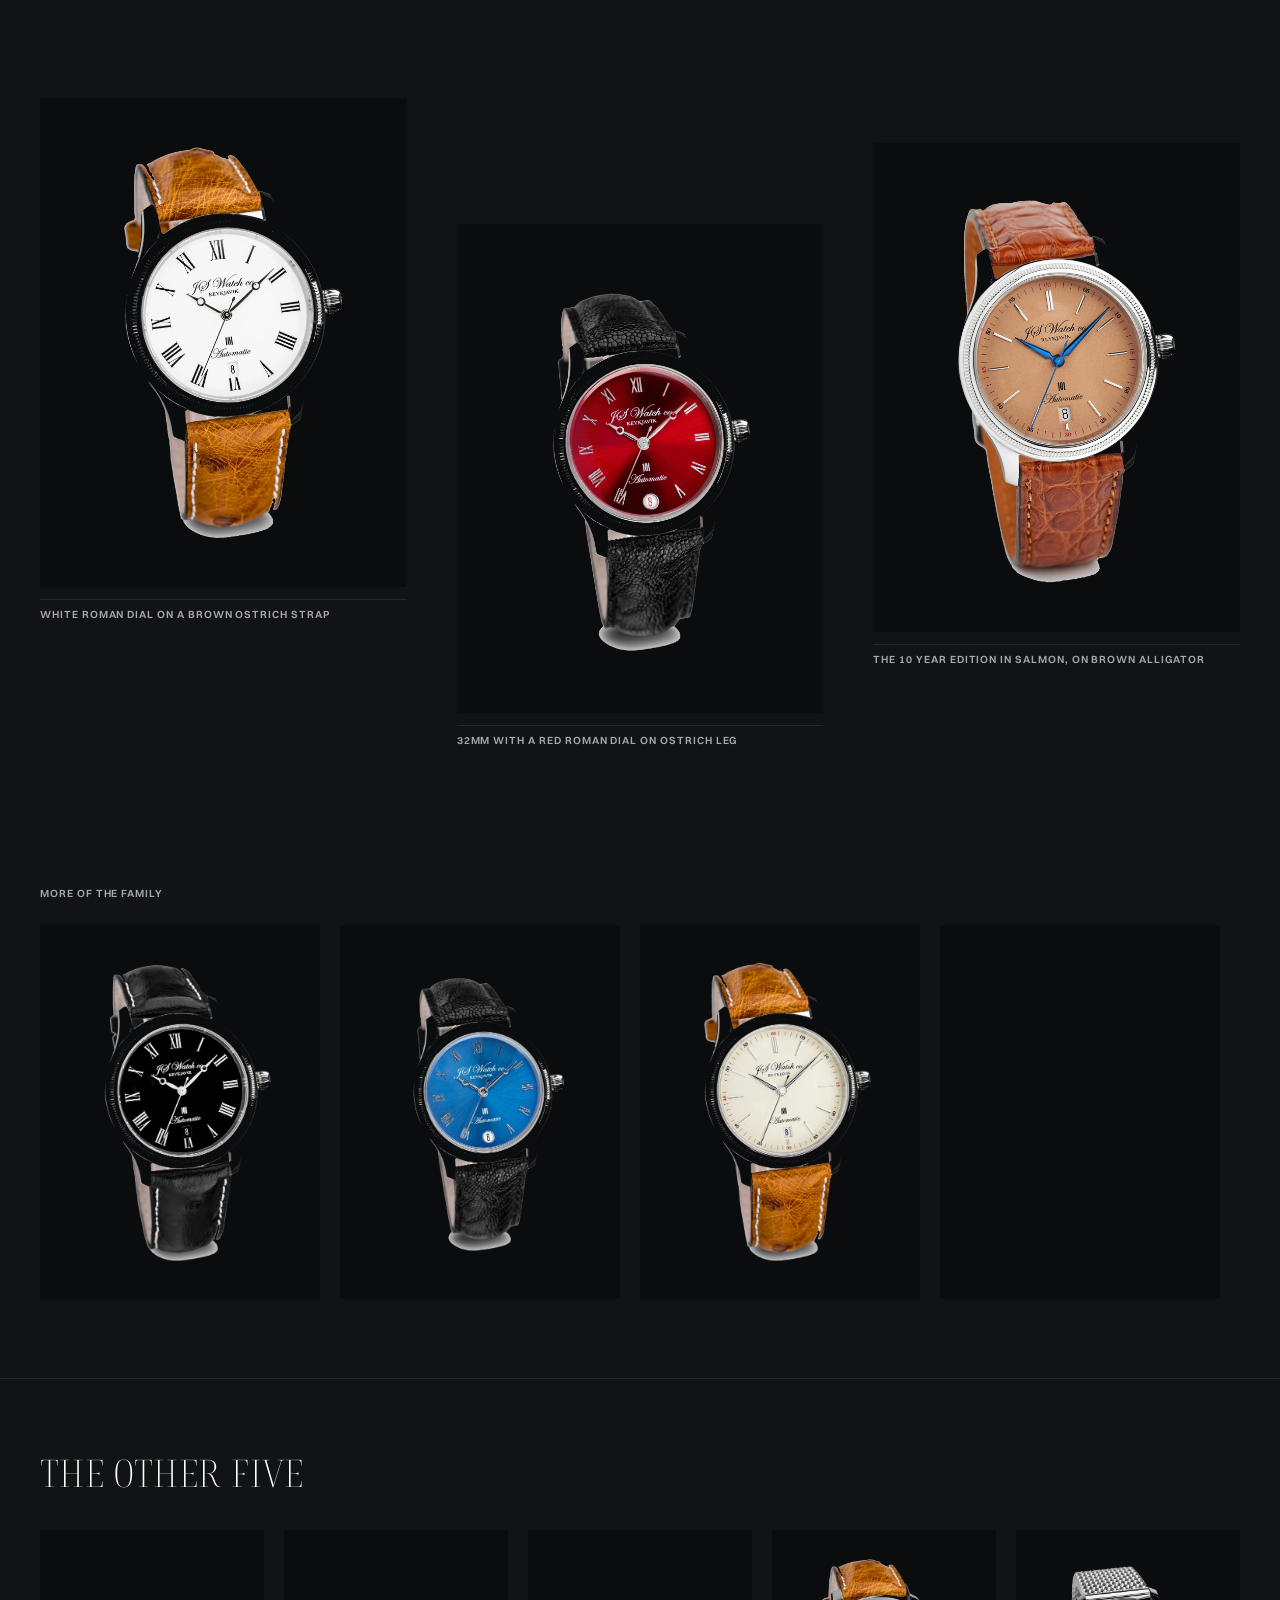
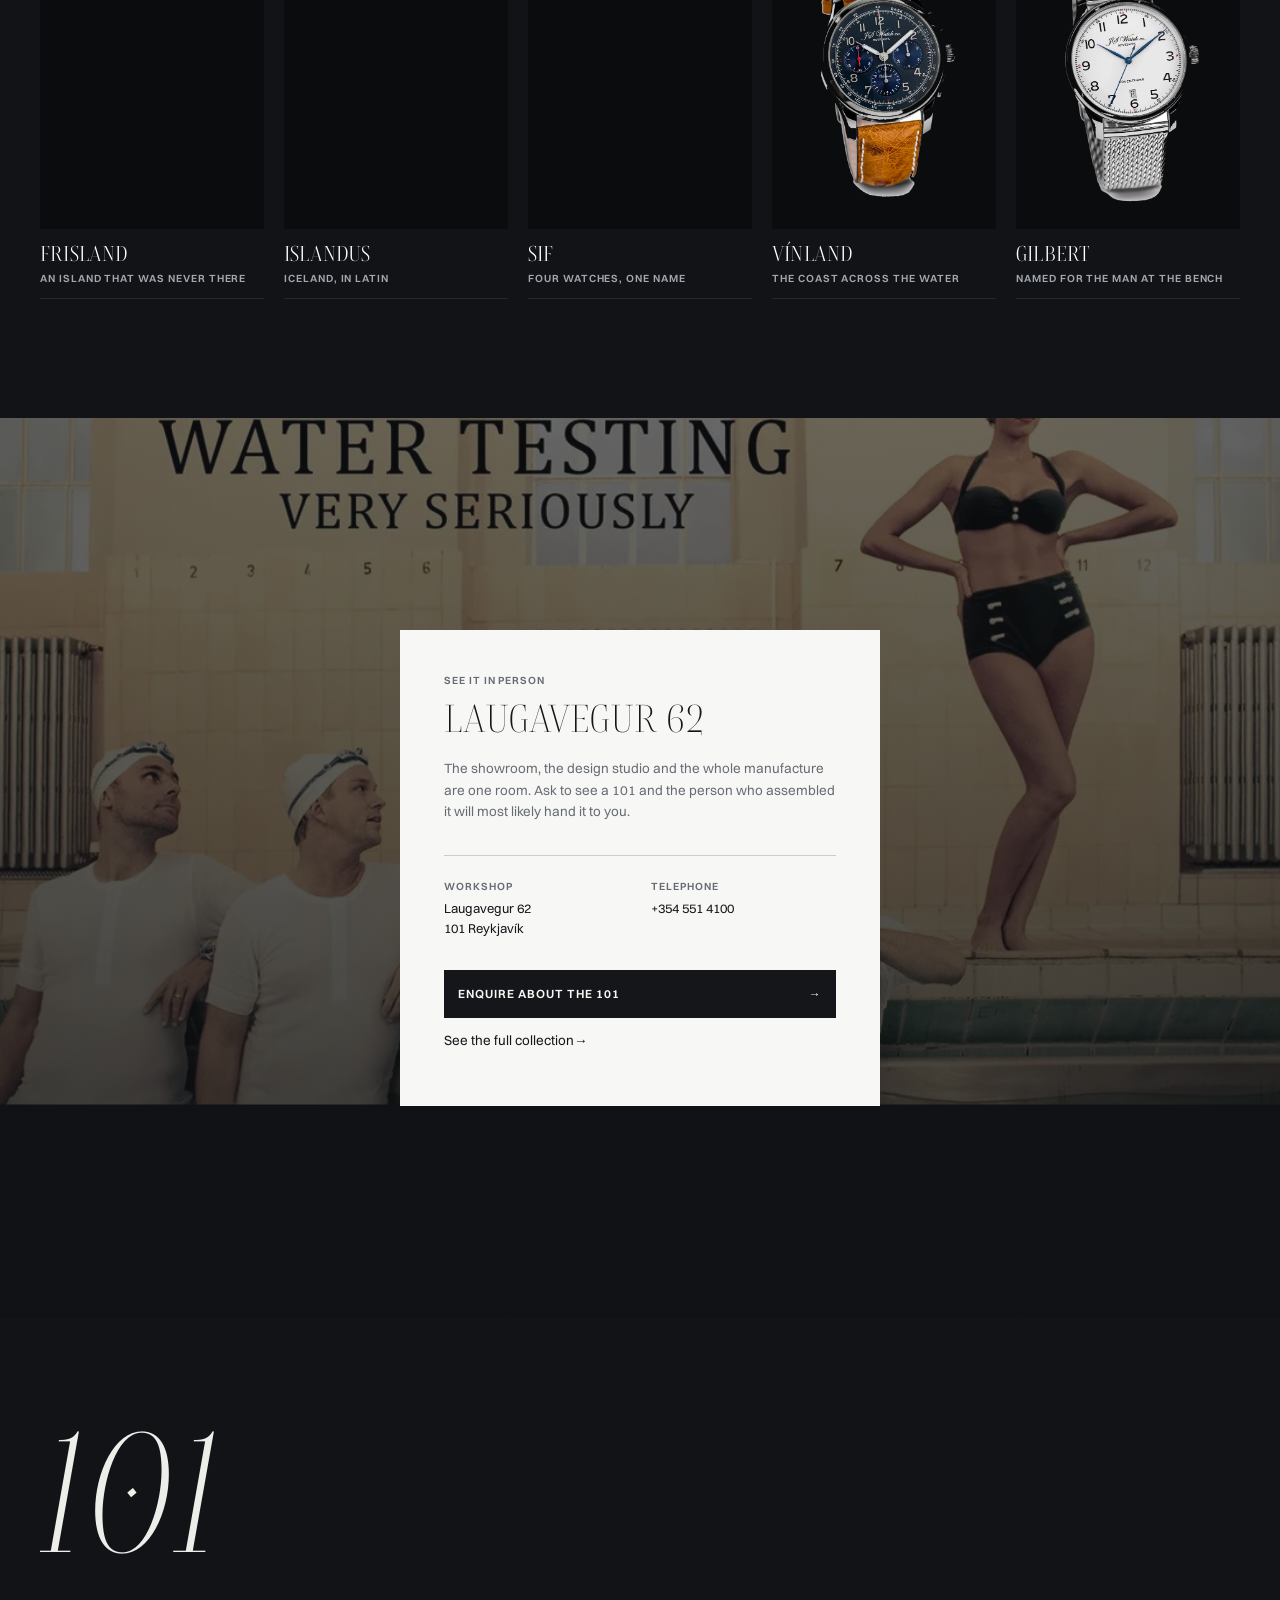
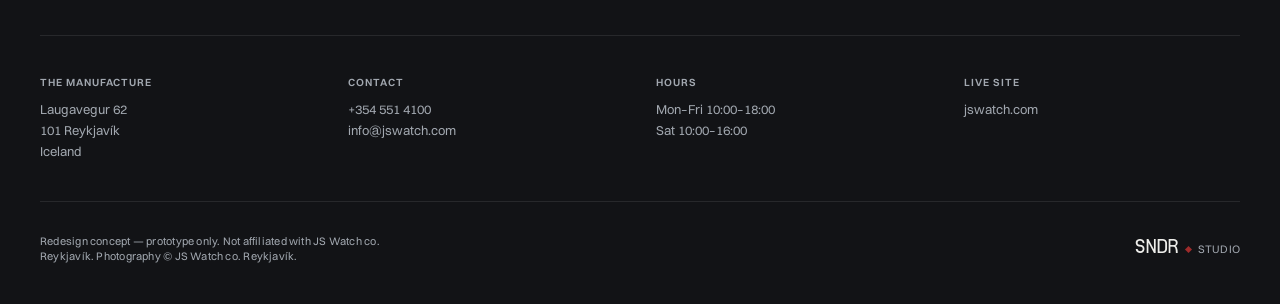
<file: watch-101.html>
<!DOCTYPE html>
<html lang="en" class="ui-dark">
<head>
<meta charset="utf-8">
<meta name="viewport" content="width=device-width, initial-scale=1, viewport-fit=cover">
<title>101 — JS Watch co. Reykjavík</title>
<meta name="description" content="Named after a postcode. 101 38mm, 101 32mm, 101 32 Art Deco, 101 38mm 10 Year Edition. Hand assembled in Reykjavík by JS Watch co.">
<meta name="robots" content="noindex,nofollow">
<meta name="theme-color" content="#121316">
<link rel="preload" as="font" type="font/woff2" href="assets/fonts/Boska-Light.woff2" crossorigin>
<link rel="preload" as="font" type="font/woff2" href="assets/fonts/Switzer-Regular.woff2" crossorigin>
<link rel="icon" type="image/svg+xml" href="assets/favicon.svg">
<link rel="icon" type="image/png" sizes="32x32" href="assets/img/favicon-32.png">
<link rel="apple-touch-icon" sizes="180x180" href="assets/img/favicon-180.png">
<link rel="stylesheet" href="styles.css">
<script>try{if(sessionStorage.getItem('jsw-nav')){document.documentElement.classList.add('is-entering');sessionStorage.removeItem('jsw-nav');}}catch(e){}</script>
</head>
<body class="is-watch-page">
<a class="skip-link" href="#main">Skip to content</a>

<div id="page-overlay" class="page-overlay"></div>

<header id="header" class="header ui-dark is-solid">
  <a class="header__brand" href="index.html" aria-label="JS Watch co. Reykjavík — home">
    <span class="header__brand-name">JS WATCH co.</span>
    <span class="header__brand-sub">REYKJAVÍK</span>
  </a>
  <nav class="header__nav" aria-label="Families">
    <a href="watch-frisland.html" class="text-small">Frisland</a>
    <a href="watch-islandus.html" class="text-small">Islandus</a>
    <a href="watch-sif.html" class="text-small">SIF</a>
    <a href="watch-vinland.html" class="text-small">Vínland</a>
  </nav>
  <a class="header__cta text-small" href="index.html#dial">All six families<span class="header__cta-arrow" aria-hidden="true">→</span></a>
  <button id="menu-toggle" class="header__burger" aria-label="Open menu" aria-expanded="false"><span></span><span></span></button>
</header>

<div id="menu" class="menu" aria-hidden="true">
  <ul class="menu__list">
    <li><a href="watch-101.html" class="h2">101</a></li>
    <li><a href="watch-frisland.html" class="h2">Frisland</a></li>
    <li><a href="watch-islandus.html" class="h2">Islandus</a></li>
    <li><a href="watch-sif.html" class="h2">SIF</a></li>
    <li><a href="watch-vinland.html" class="h2">Vínland</a></li>
    <li><a href="watch-gilbert.html" class="h2">Gilbert</a></li>
    <li><a href="index.html" class="h2">Back to the workshop</a></li>
  </ul>
  <div class="menu__foot">
    <p class="text-small">Laugavegur 62 · 101 Reykjavík</p>
    <p class="text-small">+354 551 4100</p>
  </div>
</div>

<main id="main">

<section class="section section--watch-hero ui-dark" data-hold>
  <div class="l-wh">
    <div class="l-wh__text">
      <p class="text-small" data-reveal="fade-in">Family · 4 variants</p>
      <h1 class="h0" data-reveal="title" data-reveal-delay="180">101</h1>
      <p class="l-wh__tag" data-reveal="text" data-reveal-delay="620">Named after a postcode</p>
    </div>
    <div class="l-wh__media" data-reveal="zoom-in slow" data-reveal-delay="260">
      <img class="appear" data-img="f-101" data-w="720 1440 2200" alt="101 by JS Watch co. Reykjavík" fetchpriority="high" width="720" height="895">
    </div>
  </div>
</section>

<section class="section section--watch-intro ui-dark">
  <div class="l-wintro">
    <p class="l-wintro__lede" data-reveal="text">The first watch the company ever made, and still the one it is known for. 101 is the postal code of downtown Reykjavík — the few streets the workshop has never left.</p>
    <dl class="l-wintro__facts" data-reveal-group data-reveal-delay="70">
      <div data-reveal="rise"><dt class="text-small">Case</dt><dd>German 316L stainless steel</dd></div>
      <div data-reveal="rise"><dt class="text-small">Crystal</dt><dd>Sapphire, front and back</dd></div>
      <div data-reveal="rise"><dt class="text-small">Movement</dt><dd>Swiss mechanical, 25 jewels</dd></div>
      <div data-reveal="rise"><dt class="text-small">Assembly</dt><dd>By hand, Laugavegur 62</dd></div>
    </dl>
  </div>
</section>

<section class="section section--watch-variants ui-dark">
  <div class="l-wvar">
    <h2 class="h2" data-reveal="title">In the register</h2>
    <ol class="l-wvar__list" data-reveal-group data-reveal-delay="80">
      <li data-reveal="rise"><span class="l-wvar__n numeral-sm">01</span><span class="l-wvar__name h3">101 38mm</span></li>
      <li data-reveal="rise"><span class="l-wvar__n numeral-sm">02</span><span class="l-wvar__name h3">101 32mm</span></li>
      <li data-reveal="rise"><span class="l-wvar__n numeral-sm">03</span><span class="l-wvar__name h3">101 32 Art Deco</span></li>
      <li data-reveal="rise"><span class="l-wvar__n numeral-sm">04</span><span class="l-wvar__name h3">101 38mm 10 Year Edition</span></li>
    </ol>
  </div>
</section>

<section class="section section--watch-gallery ui-dark">
  <div class="l-wgal">
    <figure class="l-wgal__fig l-wgal__fig--1" data-reveal="rise" data-reveal-delay="0">
      <img class="appear" data-img="d01" data-w="720 1440 2200" alt="White roman dial on a brown ostrich strap" width="720" height="895">
      <figcaption class="text-small">White roman dial on a brown ostrich strap</figcaption>
    </figure>
    <figure class="l-wgal__fig l-wgal__fig--2" data-reveal="rise" data-reveal-delay="90">
      <img class="appear" data-img="d03" data-w="720 1440 2200" alt="32mm with a red roman dial on ostrich leg" width="720" height="895">
      <figcaption class="text-small">32mm with a red roman dial on ostrich leg</figcaption>
    </figure>
    <figure class="l-wgal__fig l-wgal__fig--3" data-reveal="rise" data-reveal-delay="180">
      <img class="appear" data-img="d05" data-w="720 1440 2200" alt="The 10 Year Edition in salmon, on brown alligator" width="720" height="895">
      <figcaption class="text-small">The 10 Year Edition in salmon, on brown alligator</figcaption>
    </figure>
  </div>
</section>

<section class="section section--watch-strip ui-dark">
  <div class="l-wstrip">
    <p class="text-small" data-reveal="fade-in">More of the family</p>
    <div class="l-wstrip__row">
      <img class="appear" data-img="d02" data-w="720 1440 2200" alt="101 variant" width="720" height="895">
      <img class="appear" data-img="d04" data-w="720 1440 2200" alt="101 variant" width="720" height="895">
      <img class="appear" data-img="d06" data-w="720 1440 2200" alt="101 variant" width="720" height="895">
      <img class="appear" data-img="d16" data-w="720 1440 2200" alt="101 variant" width="720" height="895">
    </div>
  </div>
</section>

<section class="section section--watch-others ui-dark">
  <div class="l-wothers">
    <h2 class="h2" data-reveal="title">The other five</h2>
    <div class="l-wothers__grid" data-reveal-group data-reveal-delay="70">
      <a class="l-wothers__card" href="watch-frisland.html" data-reveal="rise">
        <img class="appear" data-img="f-frisland" data-w="720 1440 2200" alt="Frisland by JS Watch co. Reykjavík" width="720" height="895">
        <span class="l-wothers__name h3">Frisland</span>
        <span class="text-small">An island that was never there</span>
      </a>
      <a class="l-wothers__card" href="watch-islandus.html" data-reveal="rise">
        <img class="appear" data-img="f-islandus" data-w="720 1440 2200" alt="Islandus by JS Watch co. Reykjavík" width="720" height="895">
        <span class="l-wothers__name h3">Islandus</span>
        <span class="text-small">Iceland, in Latin</span>
      </a>
      <a class="l-wothers__card" href="watch-sif.html" data-reveal="rise">
        <img class="appear" data-img="s01" data-w="720 1440 2200" alt="SIF by JS Watch co. Reykjavík" width="720" height="895">
        <span class="l-wothers__name h3">SIF</span>
        <span class="text-small">Four watches, one name</span>
      </a>
      <a class="l-wothers__card" href="watch-vinland.html" data-reveal="rise">
        <img class="appear" data-img="f-vinland" data-w="720 1440 2200" alt="Vínland by JS Watch co. Reykjavík" width="720" height="895">
        <span class="l-wothers__name h3">Vínland</span>
        <span class="text-small">The coast across the water</span>
      </a>
      <a class="l-wothers__card" href="watch-gilbert.html" data-reveal="rise">
        <img class="appear" data-img="f-gilbert" data-w="720 1440 2200" alt="Gilbert by JS Watch co. Reykjavík" width="720" height="895">
        <span class="l-wothers__name h3">Gilbert</span>
        <span class="text-small">Named for the man at the bench</span>
      </a>
    </div>
  </div>
</section>

<section class="section section--visit ui-dark" data-hold>
  <div class="l-visit__bg parallax-image-move">
    <img class="appear" data-img="sundholl" data-w="720 1440" data-parallax-pattern="visitBgMove visitBgScale" alt="A JS Watch advertisement photographed at Sundhöllin swimming pool in Reykjavík" width="720" height="395">
  </div>
  <div class="l-visit__scrim" aria-hidden="true"></div>
  <div class="l-visit__inner" data-parallax-pattern="visitScreen">
    <article class="l-visit__card ui-light">
      <p class="text-small">See it in person</p>
      <h2 class="h2">Laugavegur 62</h2>
      <p class="l-visit__body">The showroom, the design studio and the whole manufacture are one room. Ask to see a 101 and the person who assembled it will most likely hand it to you.</p>
      <dl class="l-visit__facts">
        <div><dt class="text-small">Workshop</dt><dd>Laugavegur 62<br>101 Reykjavík</dd></div>
        <div><dt class="text-small">Telephone</dt><dd><a href="tel:+3545514100">+354 551 4100</a></dd></div>
      </dl>
      <a class="l-visit__cta" href="mailto:info@jswatch.com?subject=Enquiry%20about%20the%20101"><span>Enquire about the 101</span><span class="l-visit__cta-arrow" aria-hidden="true">→</span></a>
      <a class="l-visit__second" href="https://www.jswatch.com/" target="_blank" rel="noopener">See the full collection<span aria-hidden="true"> →</span></a>
    </article>
  </div>
</section>

</main>

<footer class="footer ui-dark">
  <div class="footer__headline"><h2 class="footer__big h0 footer__big--family" id="footer-big">101</h2></div>
  <div class="footer__cols">
    <div class="footer__col"><p class="text-small">The manufacture</p><p>Laugavegur 62<br>101 Reykjavík<br>Iceland</p></div>
    <div class="footer__col"><p class="text-small">Contact</p><p><a href="tel:+3545514100">+354 551 4100</a><br><a href="mailto:info@jswatch.com">info@jswatch.com</a></p></div>
    <div class="footer__col"><p class="text-small">Hours</p><p>Mon–Fri 10:00–18:00<br>Sat 10:00–16:00</p></div>
    <div class="footer__col"><p class="text-small">Live site</p><p><a href="https://www.jswatch.com/" target="_blank" rel="noopener">jswatch.com</a></p></div>
  </div>
  <div class="footer__base">
    <p class="text-small">Redesign concept — prototype only. Not affiliated with JS Watch co. Reykjavík. Photography © JS Watch co. Reykjavík.</p>
    <a class="footer__credit" href="index.html" aria-label="SNDR Studio">
      <span class="footer__credit-mark">SNDR</span>
      <span class="footer__credit-diamond" aria-hidden="true"></span>
      <span class="footer__credit-studio text-small">STUDIO</span>
    </a>
  </div>
</footer>

<div id="scrollbar" class="c-scrollbar"><div class="c-scrollbar__thumb"></div></div>
<div id="scroll-cue" class="scroll-cue" aria-hidden="true"><span class="scroll-cue__line"></span><span class="scroll-cue__text text-small">Scroll</span></div>
<div id="cursor" class="cursor" aria-hidden="true">
  <svg class="cursor__ring" viewBox="0 0 128 128"><circle class="cursor__bar" cx="64" cy="64" r="59"/></svg>
  <span class="cursor__label" id="cursor-label">View</span>
</div>

<script type="module" src="app.js"></script>
</body>
</html>
</file>
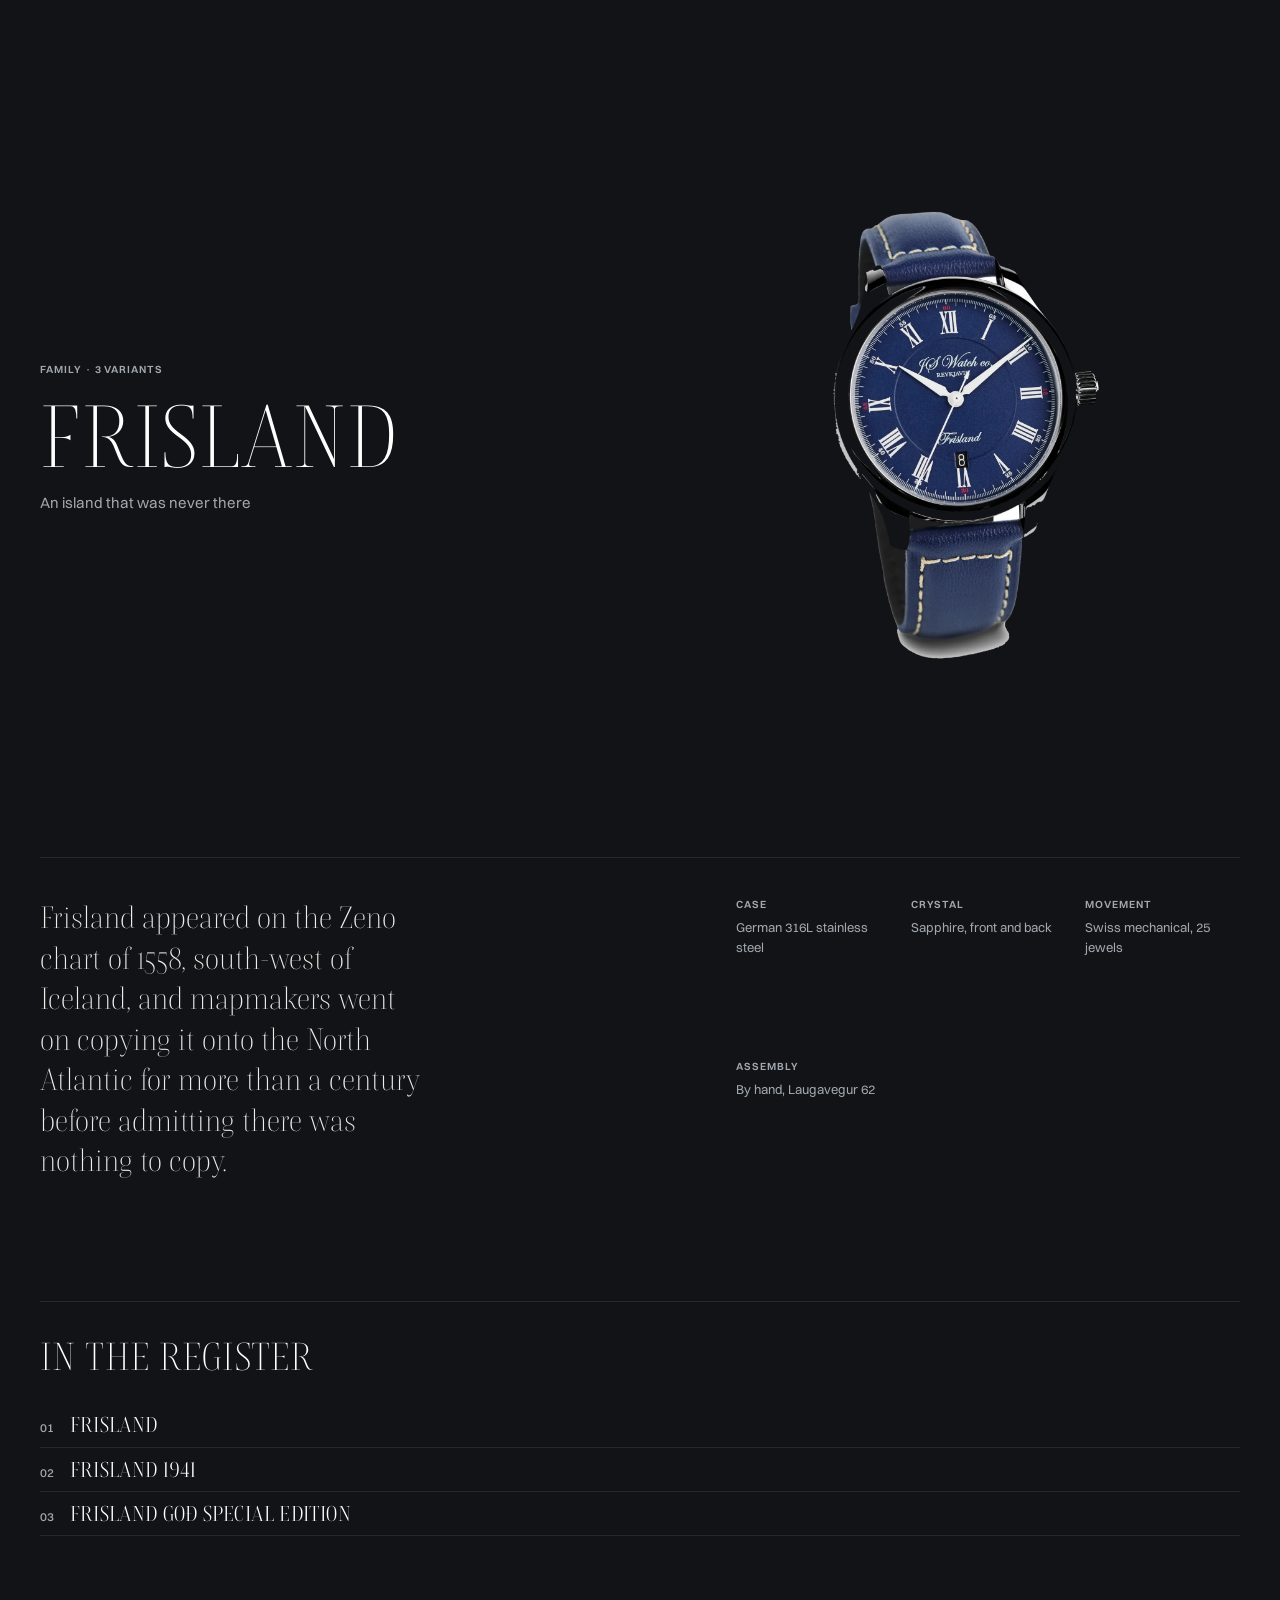
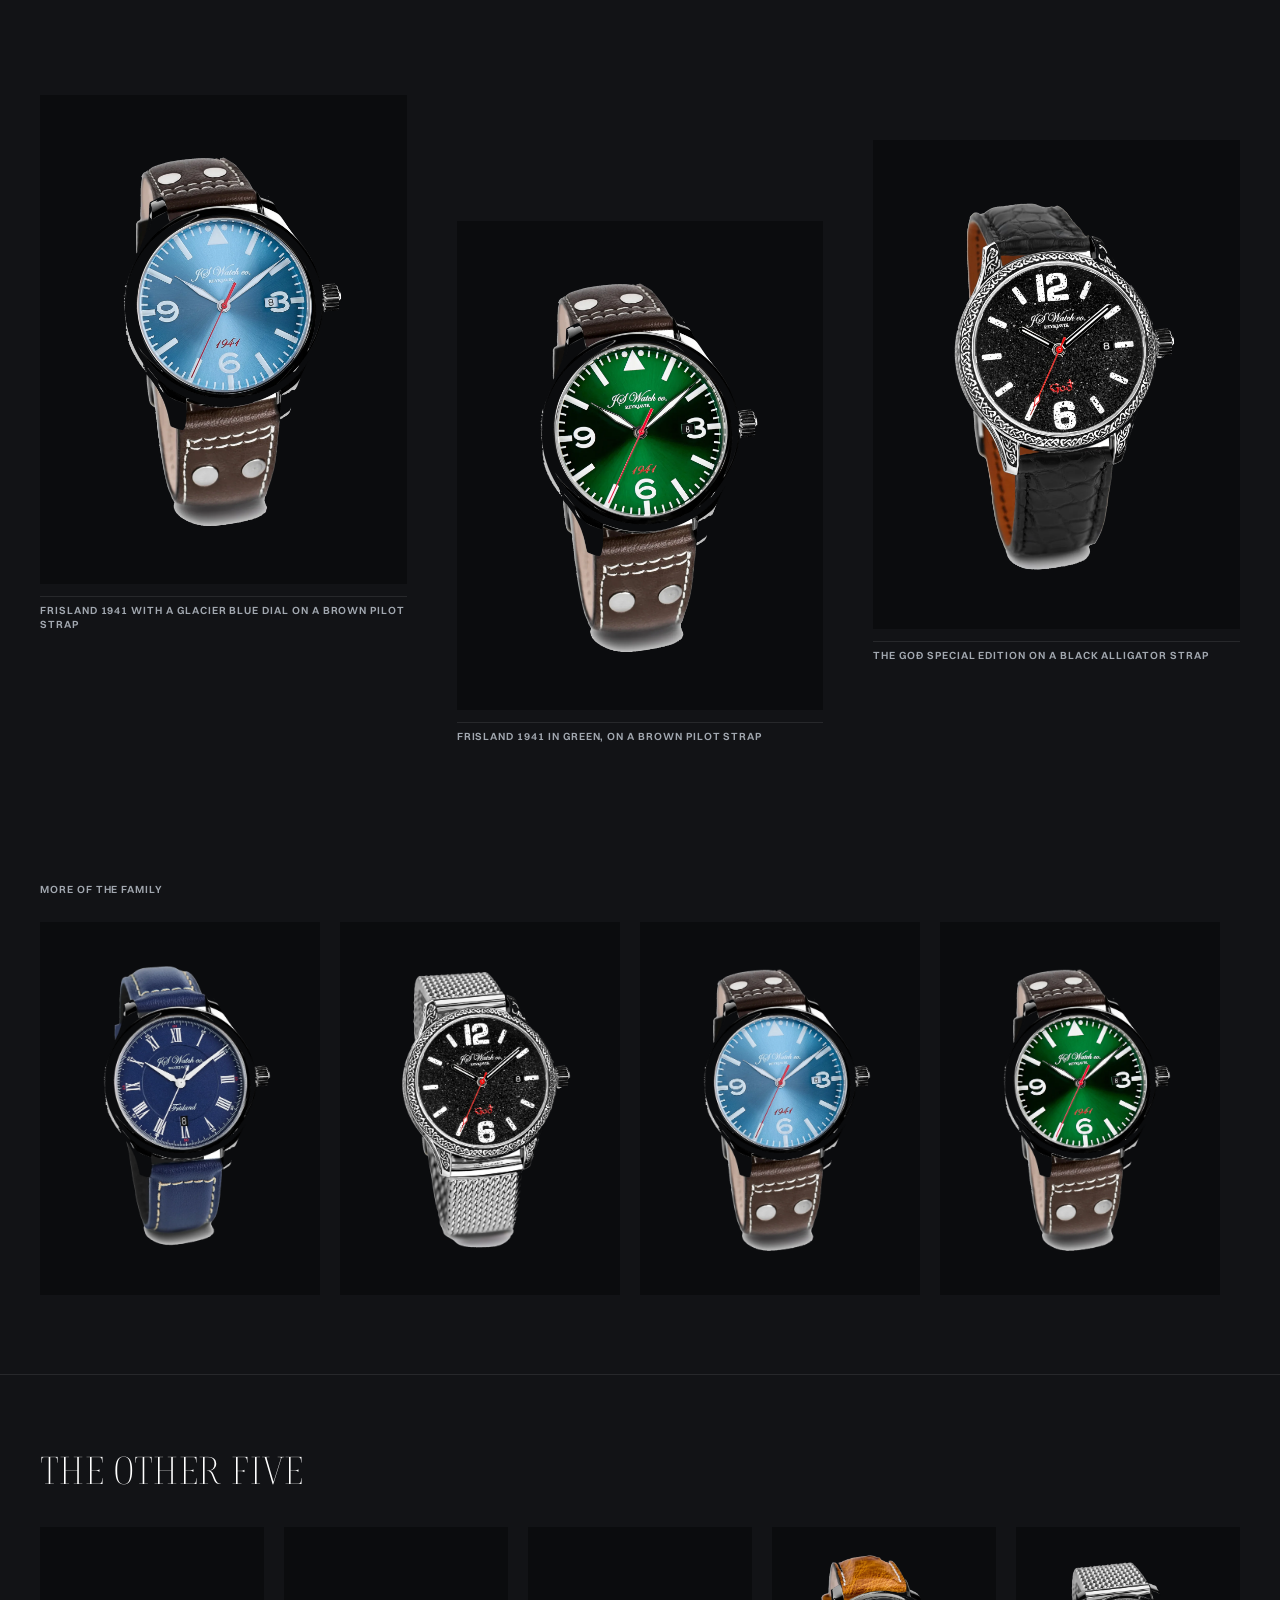
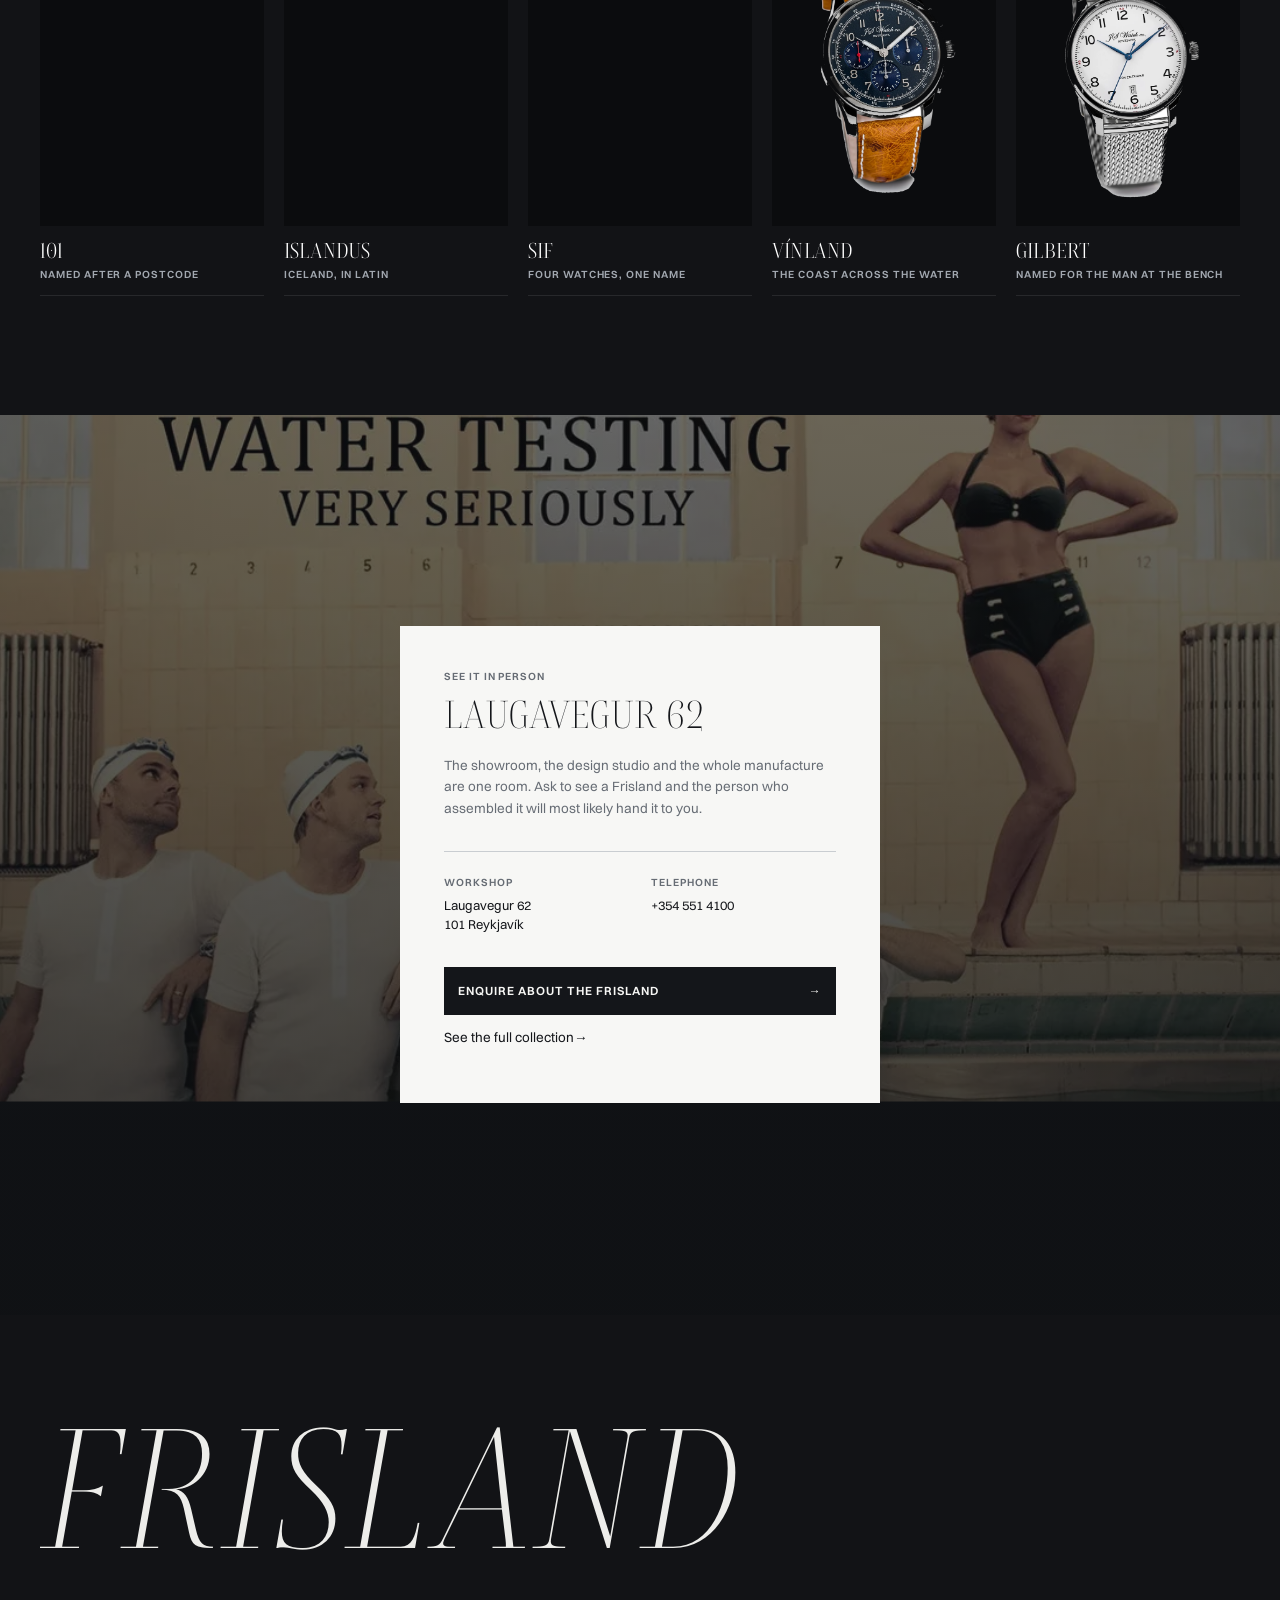
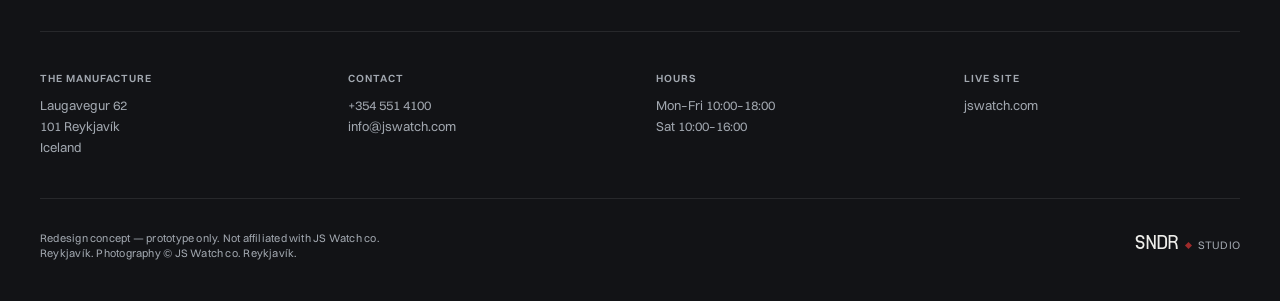
<file: watch-frisland.html>
<!DOCTYPE html>
<html lang="en" class="ui-dark">
<head>
<meta charset="utf-8">
<meta name="viewport" content="width=device-width, initial-scale=1, viewport-fit=cover">
<title>Frisland — JS Watch co. Reykjavík</title>
<meta name="description" content="An island that was never there. Frisland, Frisland 1941, Frisland Goð Special Edition. Hand assembled in Reykjavík by JS Watch co.">
<meta name="robots" content="noindex,nofollow">
<meta name="theme-color" content="#121316">
<link rel="preload" as="font" type="font/woff2" href="assets/fonts/Boska-Light.woff2" crossorigin>
<link rel="preload" as="font" type="font/woff2" href="assets/fonts/Switzer-Regular.woff2" crossorigin>
<link rel="icon" type="image/svg+xml" href="assets/favicon.svg">
<link rel="icon" type="image/png" sizes="32x32" href="assets/img/favicon-32.png">
<link rel="apple-touch-icon" sizes="180x180" href="assets/img/favicon-180.png">
<link rel="stylesheet" href="styles.css">
<script>try{if(sessionStorage.getItem('jsw-nav')){document.documentElement.classList.add('is-entering');sessionStorage.removeItem('jsw-nav');}}catch(e){}</script>
</head>
<body class="is-watch-page">
<a class="skip-link" href="#main">Skip to content</a>

<div id="page-overlay" class="page-overlay"></div>

<header id="header" class="header ui-dark is-solid">
  <a class="header__brand" href="index.html" aria-label="JS Watch co. Reykjavík — home">
    <span class="header__brand-name">JS WATCH co.</span>
    <span class="header__brand-sub">REYKJAVÍK</span>
  </a>
  <nav class="header__nav" aria-label="Families">
    <a href="watch-101.html" class="text-small">101</a>
    <a href="watch-islandus.html" class="text-small">Islandus</a>
    <a href="watch-sif.html" class="text-small">SIF</a>
    <a href="watch-vinland.html" class="text-small">Vínland</a>
  </nav>
  <a class="header__cta text-small" href="index.html#dial">All six families<span class="header__cta-arrow" aria-hidden="true">→</span></a>
  <button id="menu-toggle" class="header__burger" aria-label="Open menu" aria-expanded="false"><span></span><span></span></button>
</header>

<div id="menu" class="menu" aria-hidden="true">
  <ul class="menu__list">
    <li><a href="watch-101.html" class="h2">101</a></li>
    <li><a href="watch-frisland.html" class="h2">Frisland</a></li>
    <li><a href="watch-islandus.html" class="h2">Islandus</a></li>
    <li><a href="watch-sif.html" class="h2">SIF</a></li>
    <li><a href="watch-vinland.html" class="h2">Vínland</a></li>
    <li><a href="watch-gilbert.html" class="h2">Gilbert</a></li>
    <li><a href="index.html" class="h2">Back to the workshop</a></li>
  </ul>
  <div class="menu__foot">
    <p class="text-small">Laugavegur 62 · 101 Reykjavík</p>
    <p class="text-small">+354 551 4100</p>
  </div>
</div>

<main id="main">

<section class="section section--watch-hero ui-dark" data-hold>
  <div class="l-wh">
    <div class="l-wh__text">
      <p class="text-small" data-reveal="fade-in">Family · 3 variants</p>
      <h1 class="h0" data-reveal="title" data-reveal-delay="180">Frisland</h1>
      <p class="l-wh__tag" data-reveal="text" data-reveal-delay="620">An island that was never there</p>
    </div>
    <div class="l-wh__media" data-reveal="zoom-in slow" data-reveal-delay="260">
      <img class="appear" data-img="f-frisland" data-w="720 1440 2200" alt="Frisland by JS Watch co. Reykjavík" fetchpriority="high" width="720" height="895">
    </div>
  </div>
</section>

<section class="section section--watch-intro ui-dark">
  <div class="l-wintro">
    <p class="l-wintro__lede" data-reveal="text">Frisland appeared on the Zeno chart of 1558, south-west of Iceland, and mapmakers went on copying it onto the North Atlantic for more than a century before admitting there was nothing to copy.</p>
    <dl class="l-wintro__facts" data-reveal-group data-reveal-delay="70">
      <div data-reveal="rise"><dt class="text-small">Case</dt><dd>German 316L stainless steel</dd></div>
      <div data-reveal="rise"><dt class="text-small">Crystal</dt><dd>Sapphire, front and back</dd></div>
      <div data-reveal="rise"><dt class="text-small">Movement</dt><dd>Swiss mechanical, 25 jewels</dd></div>
      <div data-reveal="rise"><dt class="text-small">Assembly</dt><dd>By hand, Laugavegur 62</dd></div>
    </dl>
  </div>
</section>

<section class="section section--watch-variants ui-dark">
  <div class="l-wvar">
    <h2 class="h2" data-reveal="title">In the register</h2>
    <ol class="l-wvar__list" data-reveal-group data-reveal-delay="80">
      <li data-reveal="rise"><span class="l-wvar__n numeral-sm">01</span><span class="l-wvar__name h3">Frisland</span></li>
      <li data-reveal="rise"><span class="l-wvar__n numeral-sm">02</span><span class="l-wvar__name h3">Frisland 1941</span></li>
      <li data-reveal="rise"><span class="l-wvar__n numeral-sm">03</span><span class="l-wvar__name h3">Frisland Goð Special Edition</span></li>
    </ol>
  </div>
</section>

<section class="section section--watch-gallery ui-dark">
  <div class="l-wgal">
    <figure class="l-wgal__fig l-wgal__fig--1" data-reveal="rise" data-reveal-delay="0">
      <img class="appear" data-img="d07" data-w="720 1440 2200" alt="Frisland 1941 with a glacier blue dial on a brown pilot strap" width="720" height="895">
      <figcaption class="text-small">Frisland 1941 with a glacier blue dial on a brown pilot strap</figcaption>
    </figure>
    <figure class="l-wgal__fig l-wgal__fig--2" data-reveal="rise" data-reveal-delay="90">
      <img class="appear" data-img="d08" data-w="720 1440 2200" alt="Frisland 1941 in green, on a brown pilot strap" width="720" height="895">
      <figcaption class="text-small">Frisland 1941 in green, on a brown pilot strap</figcaption>
    </figure>
    <figure class="l-wgal__fig l-wgal__fig--3" data-reveal="rise" data-reveal-delay="180">
      <img class="appear" data-img="d15" data-w="720 1440 2200" alt="The Goð special edition on a black alligator strap" width="720" height="895">
      <figcaption class="text-small">The Goð special edition on a black alligator strap</figcaption>
    </figure>
  </div>
</section>

<section class="section section--watch-strip ui-dark">
  <div class="l-wstrip">
    <p class="text-small" data-reveal="fade-in">More of the family</p>
    <div class="l-wstrip__row">
      <img class="appear" data-img="f-frisland" data-w="720 1440 2200" alt="Frisland variant" width="720" height="895">
      <img class="appear" data-img="d17" data-w="720 1440 2200" alt="Frisland variant" width="720" height="895">
      <img class="appear" data-img="d07" data-w="720 1440 2200" alt="Frisland variant" width="720" height="895">
      <img class="appear" data-img="d08" data-w="720 1440 2200" alt="Frisland variant" width="720" height="895">
    </div>
  </div>
</section>

<section class="section section--watch-others ui-dark">
  <div class="l-wothers">
    <h2 class="h2" data-reveal="title">The other five</h2>
    <div class="l-wothers__grid" data-reveal-group data-reveal-delay="70">
      <a class="l-wothers__card" href="watch-101.html" data-reveal="rise">
        <img class="appear" data-img="f-101" data-w="720 1440 2200" alt="101 by JS Watch co. Reykjavík" width="720" height="895">
        <span class="l-wothers__name h3">101</span>
        <span class="text-small">Named after a postcode</span>
      </a>
      <a class="l-wothers__card" href="watch-islandus.html" data-reveal="rise">
        <img class="appear" data-img="f-islandus" data-w="720 1440 2200" alt="Islandus by JS Watch co. Reykjavík" width="720" height="895">
        <span class="l-wothers__name h3">Islandus</span>
        <span class="text-small">Iceland, in Latin</span>
      </a>
      <a class="l-wothers__card" href="watch-sif.html" data-reveal="rise">
        <img class="appear" data-img="s01" data-w="720 1440 2200" alt="SIF by JS Watch co. Reykjavík" width="720" height="895">
        <span class="l-wothers__name h3">SIF</span>
        <span class="text-small">Four watches, one name</span>
      </a>
      <a class="l-wothers__card" href="watch-vinland.html" data-reveal="rise">
        <img class="appear" data-img="f-vinland" data-w="720 1440 2200" alt="Vínland by JS Watch co. Reykjavík" width="720" height="895">
        <span class="l-wothers__name h3">Vínland</span>
        <span class="text-small">The coast across the water</span>
      </a>
      <a class="l-wothers__card" href="watch-gilbert.html" data-reveal="rise">
        <img class="appear" data-img="f-gilbert" data-w="720 1440 2200" alt="Gilbert by JS Watch co. Reykjavík" width="720" height="895">
        <span class="l-wothers__name h3">Gilbert</span>
        <span class="text-small">Named for the man at the bench</span>
      </a>
    </div>
  </div>
</section>

<section class="section section--visit ui-dark" data-hold>
  <div class="l-visit__bg parallax-image-move">
    <img class="appear" data-img="sundholl" data-w="720 1440" data-parallax-pattern="visitBgMove visitBgScale" alt="A JS Watch advertisement photographed at Sundhöllin swimming pool in Reykjavík" width="720" height="395">
  </div>
  <div class="l-visit__scrim" aria-hidden="true"></div>
  <div class="l-visit__inner" data-parallax-pattern="visitScreen">
    <article class="l-visit__card ui-light">
      <p class="text-small">See it in person</p>
      <h2 class="h2">Laugavegur 62</h2>
      <p class="l-visit__body">The showroom, the design studio and the whole manufacture are one room. Ask to see a Frisland and the person who assembled it will most likely hand it to you.</p>
      <dl class="l-visit__facts">
        <div><dt class="text-small">Workshop</dt><dd>Laugavegur 62<br>101 Reykjavík</dd></div>
        <div><dt class="text-small">Telephone</dt><dd><a href="tel:+3545514100">+354 551 4100</a></dd></div>
      </dl>
      <a class="l-visit__cta" href="mailto:info@jswatch.com?subject=Enquiry%20about%20the%20Frisland"><span>Enquire about the Frisland</span><span class="l-visit__cta-arrow" aria-hidden="true">→</span></a>
      <a class="l-visit__second" href="https://www.jswatch.com/" target="_blank" rel="noopener">See the full collection<span aria-hidden="true"> →</span></a>
    </article>
  </div>
</section>

</main>

<footer class="footer ui-dark">
  <div class="footer__headline"><h2 class="footer__big h0 footer__big--family" id="footer-big">Frisland</h2></div>
  <div class="footer__cols">
    <div class="footer__col"><p class="text-small">The manufacture</p><p>Laugavegur 62<br>101 Reykjavík<br>Iceland</p></div>
    <div class="footer__col"><p class="text-small">Contact</p><p><a href="tel:+3545514100">+354 551 4100</a><br><a href="mailto:info@jswatch.com">info@jswatch.com</a></p></div>
    <div class="footer__col"><p class="text-small">Hours</p><p>Mon–Fri 10:00–18:00<br>Sat 10:00–16:00</p></div>
    <div class="footer__col"><p class="text-small">Live site</p><p><a href="https://www.jswatch.com/" target="_blank" rel="noopener">jswatch.com</a></p></div>
  </div>
  <div class="footer__base">
    <p class="text-small">Redesign concept — prototype only. Not affiliated with JS Watch co. Reykjavík. Photography © JS Watch co. Reykjavík.</p>
    <a class="footer__credit" href="index.html" aria-label="SNDR Studio">
      <span class="footer__credit-mark">SNDR</span>
      <span class="footer__credit-diamond" aria-hidden="true"></span>
      <span class="footer__credit-studio text-small">STUDIO</span>
    </a>
  </div>
</footer>

<div id="scrollbar" class="c-scrollbar"><div class="c-scrollbar__thumb"></div></div>
<div id="scroll-cue" class="scroll-cue" aria-hidden="true"><span class="scroll-cue__line"></span><span class="scroll-cue__text text-small">Scroll</span></div>
<div id="cursor" class="cursor" aria-hidden="true">
  <svg class="cursor__ring" viewBox="0 0 128 128"><circle class="cursor__bar" cx="64" cy="64" r="59"/></svg>
  <span class="cursor__label" id="cursor-label">View</span>
</div>

<script type="module" src="app.js"></script>
</body>
</html>
</file>
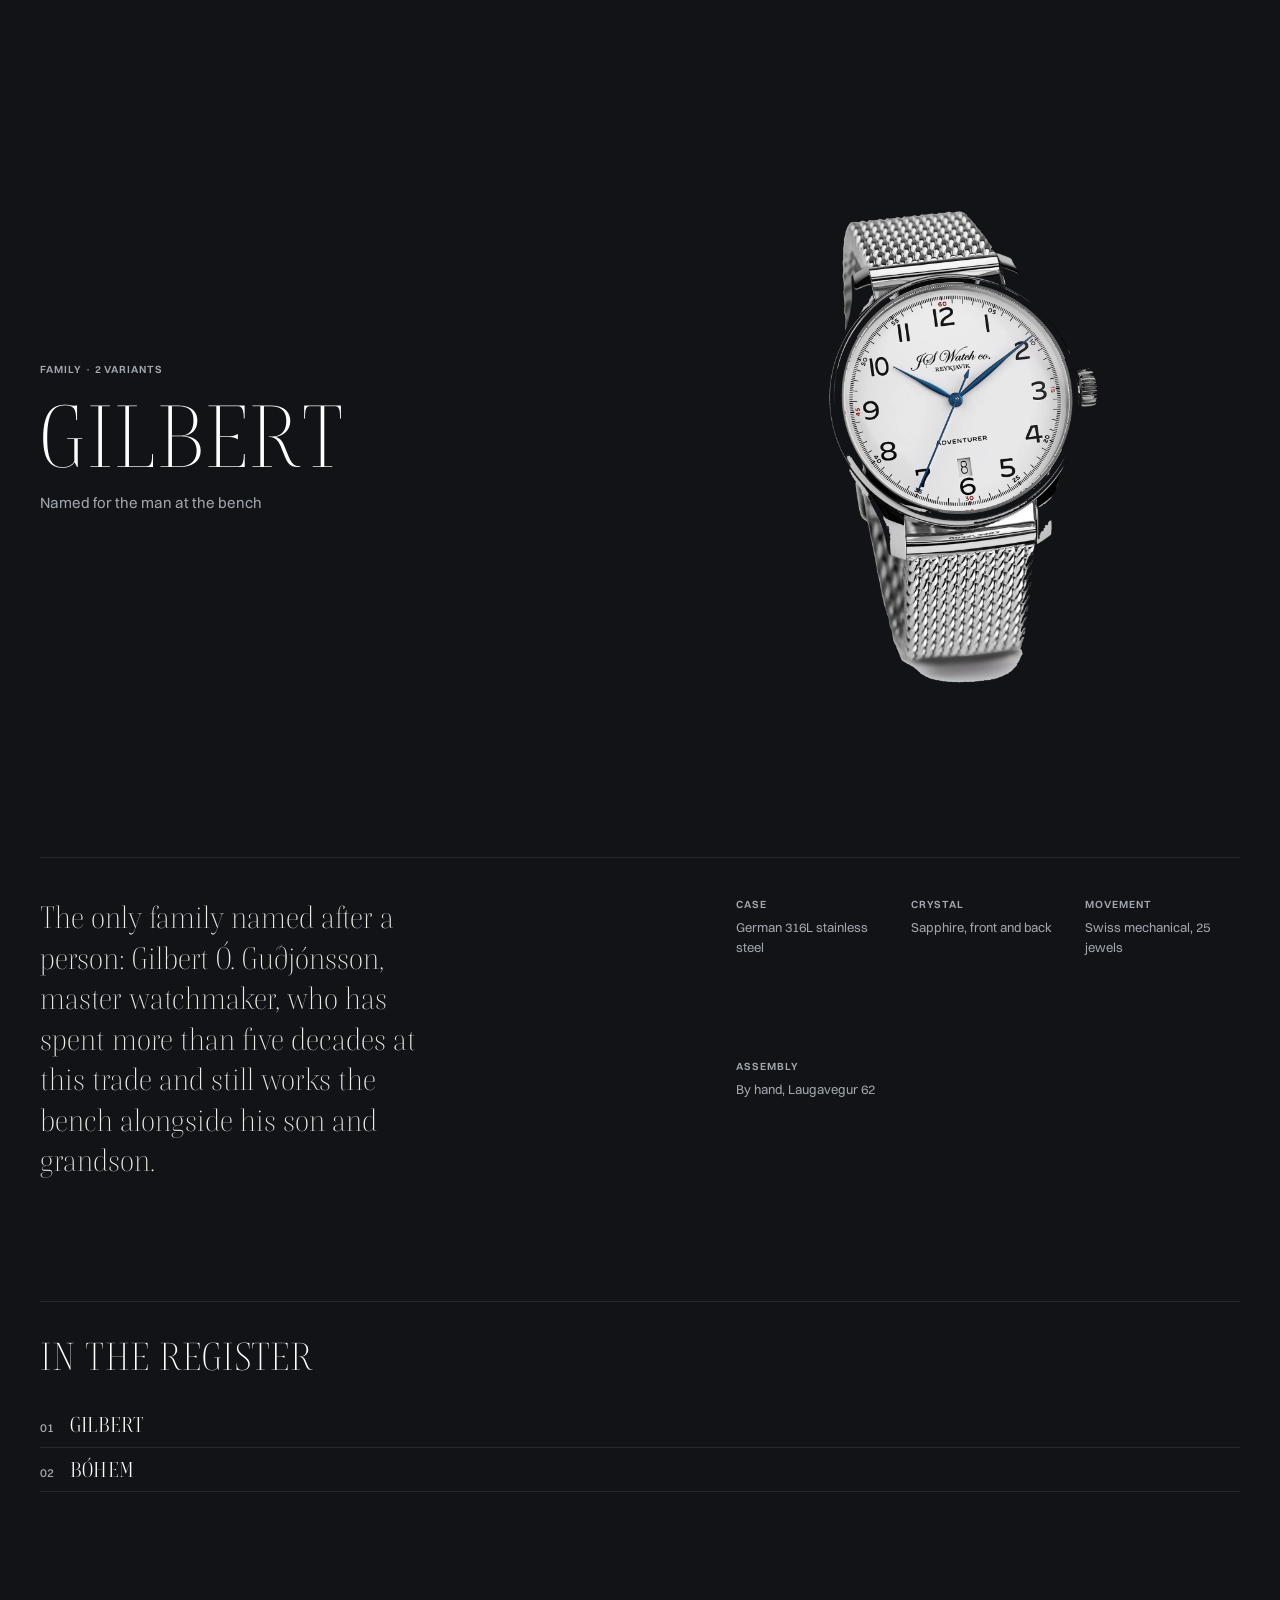
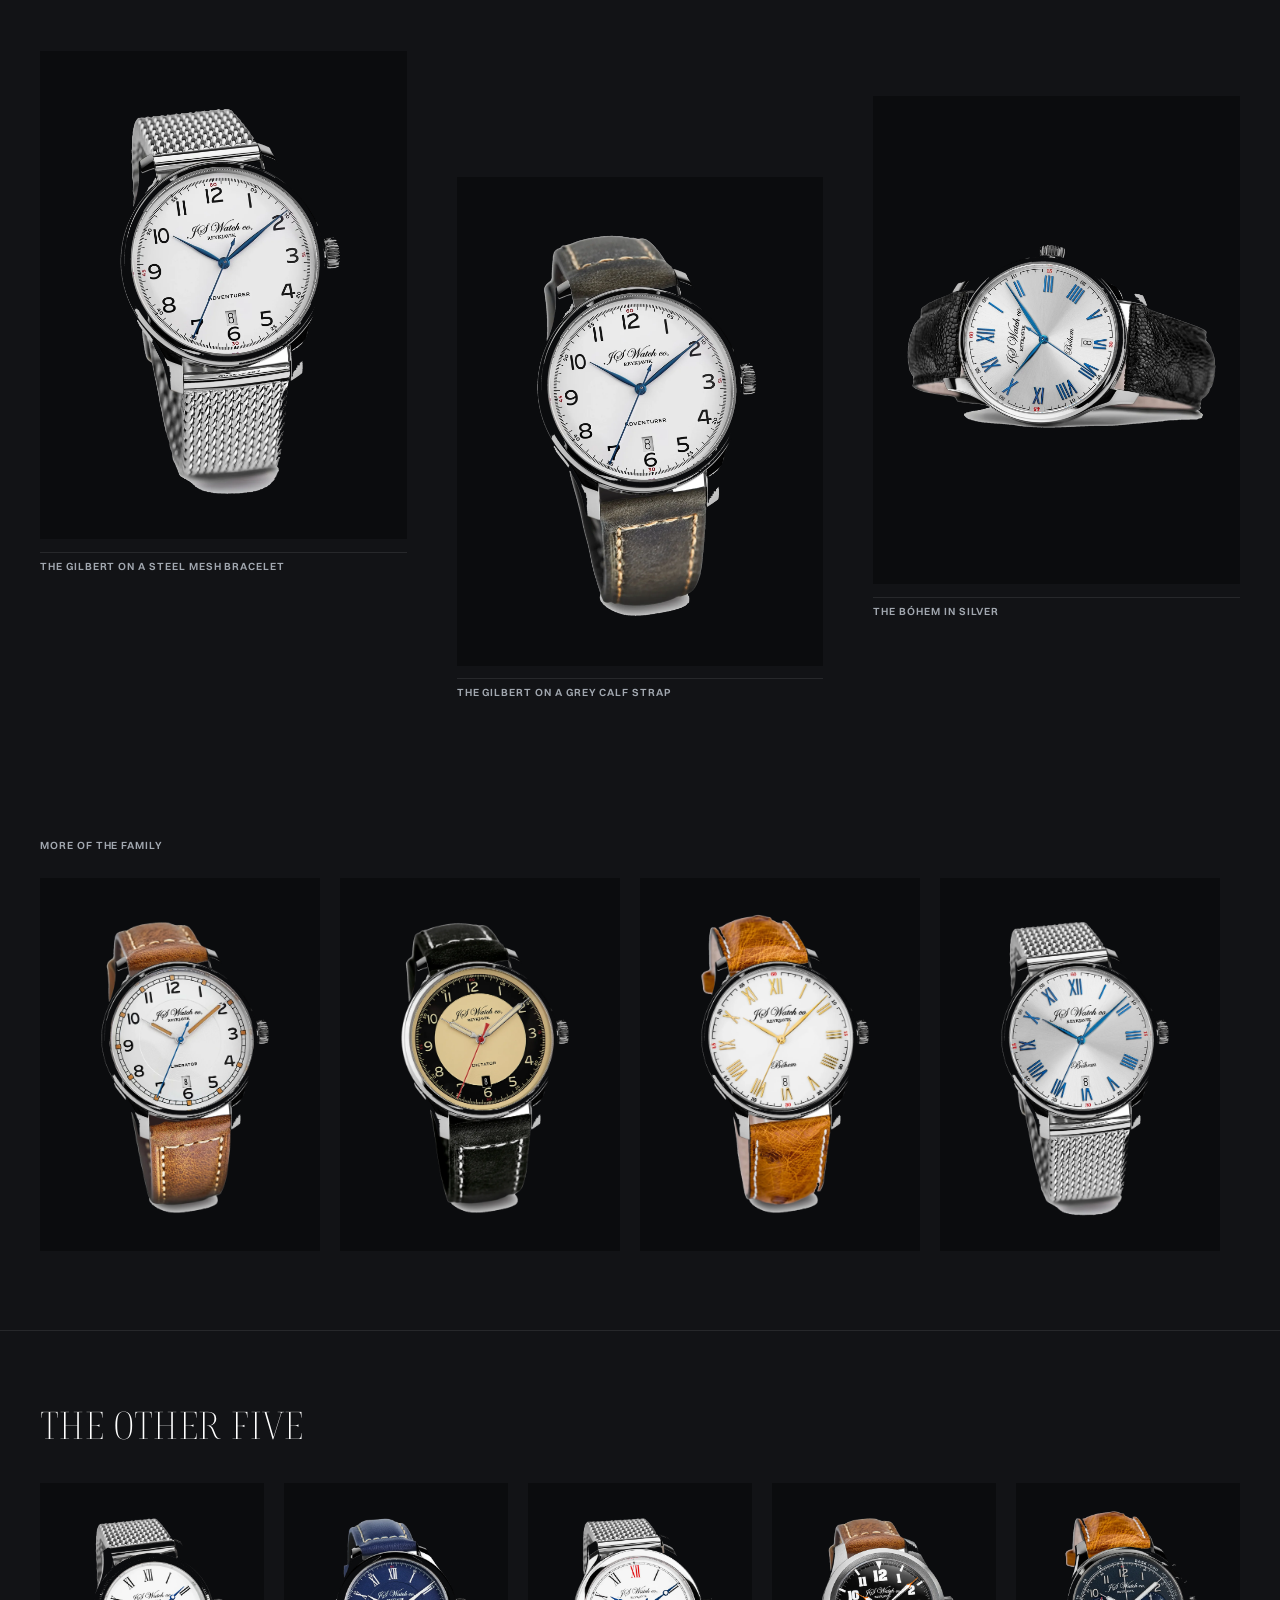
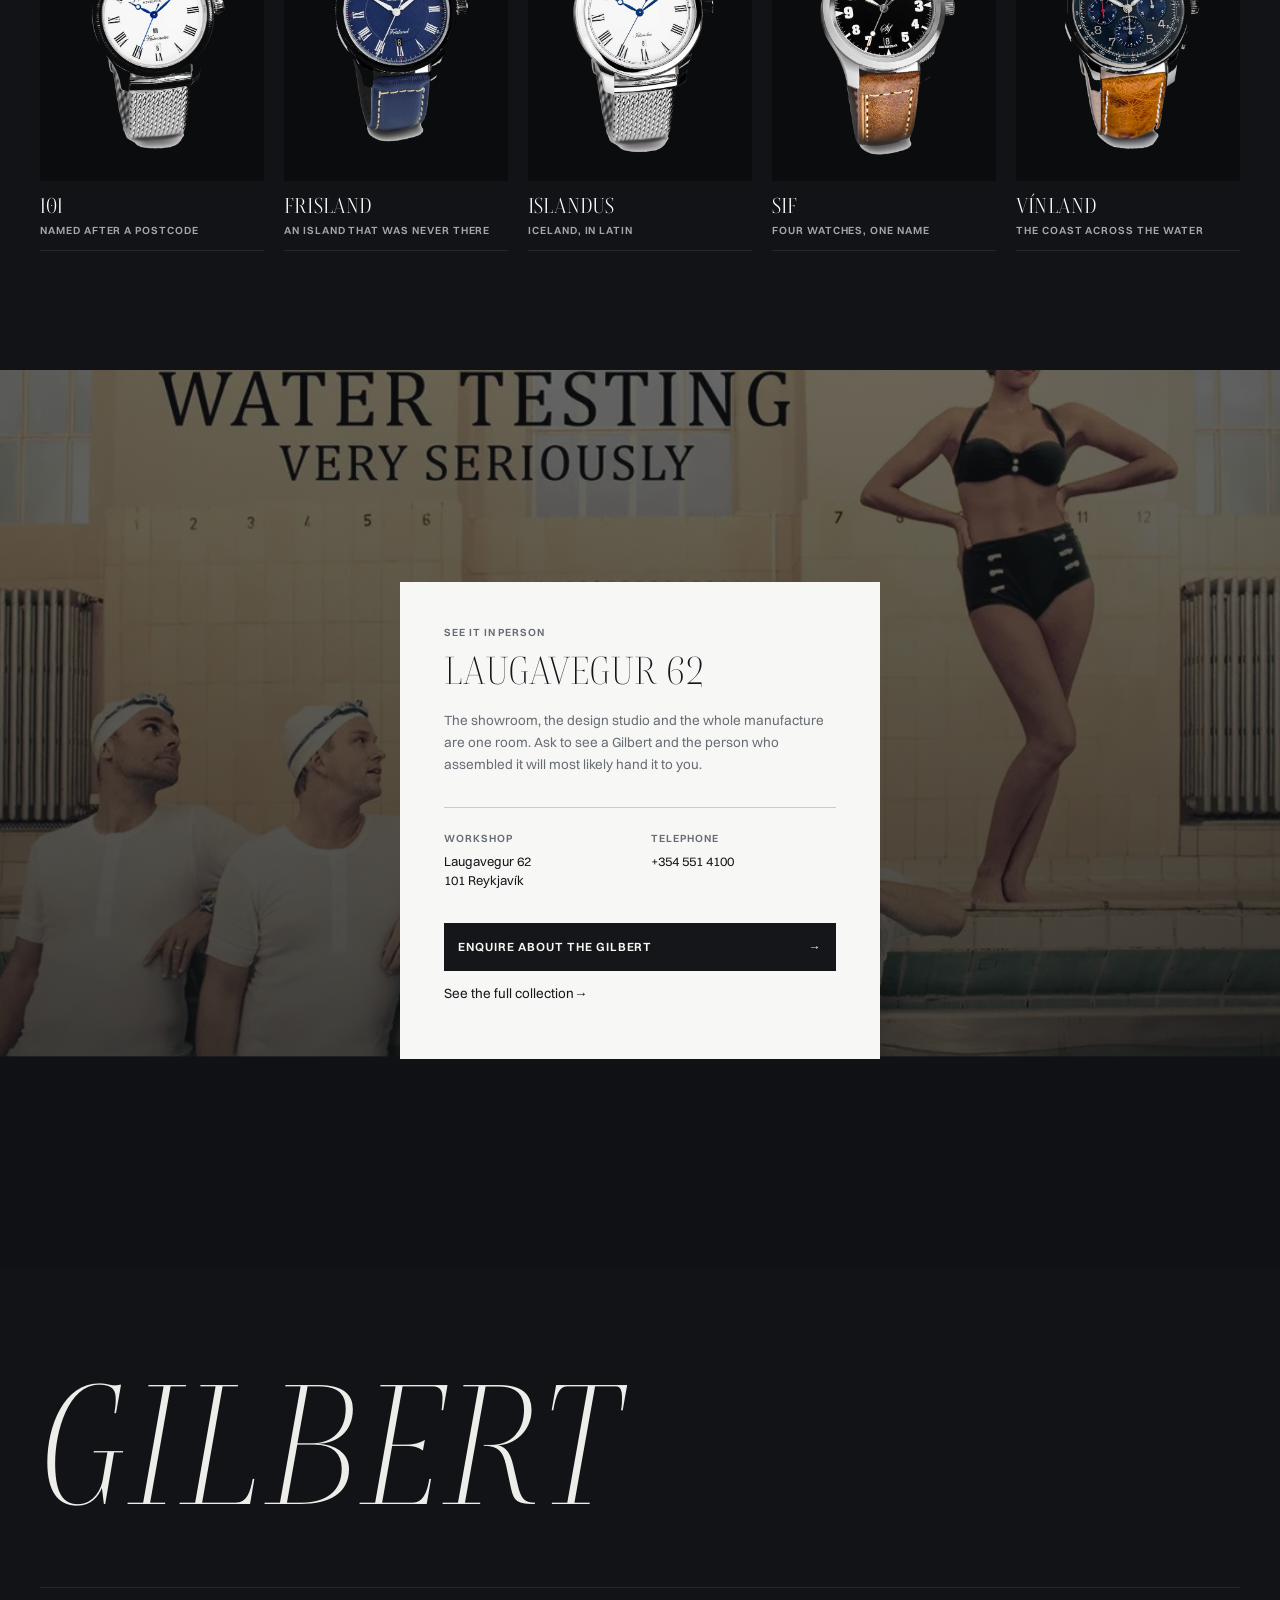
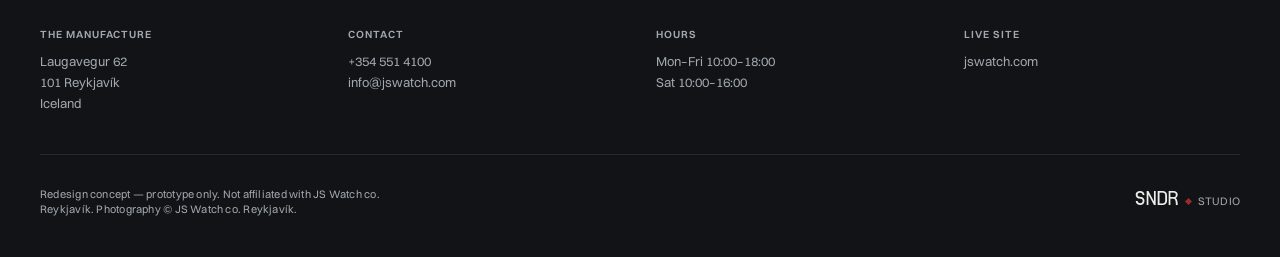
<file: watch-gilbert.html>
<!DOCTYPE html>
<html lang="en" class="ui-dark">
<head>
<meta charset="utf-8">
<meta name="viewport" content="width=device-width, initial-scale=1, viewport-fit=cover">
<title>Gilbert — JS Watch co. Reykjavík</title>
<meta name="description" content="Named for the man at the bench. Gilbert, Bóhem. Hand assembled in Reykjavík by JS Watch co.">
<meta name="robots" content="noindex,nofollow">
<meta name="theme-color" content="#121316">
<link rel="preload" as="font" type="font/woff2" href="assets/fonts/Boska-Light.woff2" crossorigin>
<link rel="preload" as="font" type="font/woff2" href="assets/fonts/Switzer-Regular.woff2" crossorigin>
<link rel="icon" type="image/svg+xml" href="assets/favicon.svg">
<link rel="icon" type="image/png" sizes="32x32" href="assets/img/favicon-32.png">
<link rel="apple-touch-icon" sizes="180x180" href="assets/img/favicon-180.png">
<link rel="stylesheet" href="styles.css">
<script>try{if(sessionStorage.getItem('jsw-nav')){document.documentElement.classList.add('is-entering');sessionStorage.removeItem('jsw-nav');}}catch(e){}</script>
</head>
<body class="is-watch-page">
<a class="skip-link" href="#main">Skip to content</a>

<div id="page-overlay" class="page-overlay"></div>

<header id="header" class="header ui-dark is-solid">
  <a class="header__brand" href="index.html" aria-label="JS Watch co. Reykjavík — home">
    <span class="header__brand-name">JS WATCH co.</span>
    <span class="header__brand-sub">REYKJAVÍK</span>
  </a>
  <nav class="header__nav" aria-label="Families">
    <a href="watch-101.html" class="text-small">101</a>
    <a href="watch-frisland.html" class="text-small">Frisland</a>
    <a href="watch-islandus.html" class="text-small">Islandus</a>
    <a href="watch-sif.html" class="text-small">SIF</a>
  </nav>
  <a class="header__cta text-small" href="index.html#dial">All six families<span class="header__cta-arrow" aria-hidden="true">→</span></a>
  <button id="menu-toggle" class="header__burger" aria-label="Open menu" aria-expanded="false"><span></span><span></span></button>
</header>

<div id="menu" class="menu" aria-hidden="true">
  <ul class="menu__list">
    <li><a href="watch-101.html" class="h2">101</a></li>
    <li><a href="watch-frisland.html" class="h2">Frisland</a></li>
    <li><a href="watch-islandus.html" class="h2">Islandus</a></li>
    <li><a href="watch-sif.html" class="h2">SIF</a></li>
    <li><a href="watch-vinland.html" class="h2">Vínland</a></li>
    <li><a href="watch-gilbert.html" class="h2">Gilbert</a></li>
    <li><a href="index.html" class="h2">Back to the workshop</a></li>
  </ul>
  <div class="menu__foot">
    <p class="text-small">Laugavegur 62 · 101 Reykjavík</p>
    <p class="text-small">+354 551 4100</p>
  </div>
</div>

<main id="main">

<section class="section section--watch-hero ui-dark" data-hold>
  <div class="l-wh">
    <div class="l-wh__text">
      <p class="text-small" data-reveal="fade-in">Family · 2 variants</p>
      <h1 class="h0" data-reveal="title" data-reveal-delay="180">Gilbert</h1>
      <p class="l-wh__tag" data-reveal="text" data-reveal-delay="620">Named for the man at the bench</p>
    </div>
    <div class="l-wh__media" data-reveal="zoom-in slow" data-reveal-delay="260">
      <img class="appear" data-img="f-gilbert" data-w="720 1440 2200" alt="Gilbert by JS Watch co. Reykjavík" fetchpriority="high" width="720" height="895">
    </div>
  </div>
</section>

<section class="section section--watch-intro ui-dark">
  <div class="l-wintro">
    <p class="l-wintro__lede" data-reveal="text">The only family named after a person: Gilbert Ó. Guðjónsson, master watchmaker, who has spent more than five decades at this trade and still works the bench alongside his son and grandson.</p>
    <dl class="l-wintro__facts" data-reveal-group data-reveal-delay="70">
      <div data-reveal="rise"><dt class="text-small">Case</dt><dd>German 316L stainless steel</dd></div>
      <div data-reveal="rise"><dt class="text-small">Crystal</dt><dd>Sapphire, front and back</dd></div>
      <div data-reveal="rise"><dt class="text-small">Movement</dt><dd>Swiss mechanical, 25 jewels</dd></div>
      <div data-reveal="rise"><dt class="text-small">Assembly</dt><dd>By hand, Laugavegur 62</dd></div>
    </dl>
  </div>
</section>

<section class="section section--watch-variants ui-dark">
  <div class="l-wvar">
    <h2 class="h2" data-reveal="title">In the register</h2>
    <ol class="l-wvar__list" data-reveal-group data-reveal-delay="80">
      <li data-reveal="rise"><span class="l-wvar__n numeral-sm">01</span><span class="l-wvar__name h3">Gilbert</span></li>
      <li data-reveal="rise"><span class="l-wvar__n numeral-sm">02</span><span class="l-wvar__name h3">Bóhem</span></li>
    </ol>
  </div>
</section>

<section class="section section--watch-gallery ui-dark">
  <div class="l-wgal">
    <figure class="l-wgal__fig l-wgal__fig--1" data-reveal="rise" data-reveal-delay="0">
      <img class="appear" data-img="f-gilbert" data-w="720 1440 2200" alt="The Gilbert on a steel mesh bracelet" width="720" height="895">
      <figcaption class="text-small">The Gilbert on a steel mesh bracelet</figcaption>
    </figure>
    <figure class="l-wgal__fig l-wgal__fig--2" data-reveal="rise" data-reveal-delay="90">
      <img class="appear" data-img="g01" data-w="720 1440 2200" alt="The Gilbert on a grey calf strap" width="720" height="895">
      <figcaption class="text-small">The Gilbert on a grey calf strap</figcaption>
    </figure>
    <figure class="l-wgal__fig l-wgal__fig--3" data-reveal="rise" data-reveal-delay="180">
      <img class="appear" data-img="d12" data-w="720 1440 2200" alt="The Bóhem in silver" width="720" height="509">
      <figcaption class="text-small">The Bóhem in silver</figcaption>
    </figure>
  </div>
</section>

<section class="section section--watch-strip ui-dark">
  <div class="l-wstrip">
    <p class="text-small" data-reveal="fade-in">More of the family</p>
    <div class="l-wstrip__row">
      <img class="appear" data-img="g02" data-w="720 1440 2200" alt="Gilbert variant" width="720" height="895">
      <img class="appear" data-img="g03" data-w="720 1440 2200" alt="Gilbert variant" width="720" height="895">
      <img class="appear" data-img="g04" data-w="720 1440 2200" alt="Gilbert variant" width="720" height="895">
      <img class="appear" data-img="g06" data-w="720 1440 2200" alt="Gilbert variant" width="720" height="895">
    </div>
  </div>
</section>

<section class="section section--watch-others ui-dark">
  <div class="l-wothers">
    <h2 class="h2" data-reveal="title">The other five</h2>
    <div class="l-wothers__grid" data-reveal-group data-reveal-delay="70">
      <a class="l-wothers__card" href="watch-101.html" data-reveal="rise">
        <img class="appear" data-img="f-101" data-w="720 1440 2200" alt="101 by JS Watch co. Reykjavík" width="720" height="895">
        <span class="l-wothers__name h3">101</span>
        <span class="text-small">Named after a postcode</span>
      </a>
      <a class="l-wothers__card" href="watch-frisland.html" data-reveal="rise">
        <img class="appear" data-img="f-frisland" data-w="720 1440 2200" alt="Frisland by JS Watch co. Reykjavík" width="720" height="895">
        <span class="l-wothers__name h3">Frisland</span>
        <span class="text-small">An island that was never there</span>
      </a>
      <a class="l-wothers__card" href="watch-islandus.html" data-reveal="rise">
        <img class="appear" data-img="f-islandus" data-w="720 1440 2200" alt="Islandus by JS Watch co. Reykjavík" width="720" height="895">
        <span class="l-wothers__name h3">Islandus</span>
        <span class="text-small">Iceland, in Latin</span>
      </a>
      <a class="l-wothers__card" href="watch-sif.html" data-reveal="rise">
        <img class="appear" data-img="s01" data-w="720 1440 2200" alt="SIF by JS Watch co. Reykjavík" width="720" height="895">
        <span class="l-wothers__name h3">SIF</span>
        <span class="text-small">Four watches, one name</span>
      </a>
      <a class="l-wothers__card" href="watch-vinland.html" data-reveal="rise">
        <img class="appear" data-img="f-vinland" data-w="720 1440 2200" alt="Vínland by JS Watch co. Reykjavík" width="720" height="895">
        <span class="l-wothers__name h3">Vínland</span>
        <span class="text-small">The coast across the water</span>
      </a>
    </div>
  </div>
</section>

<section class="section section--visit ui-dark" data-hold>
  <div class="l-visit__bg parallax-image-move">
    <img class="appear" data-img="sundholl" data-w="720 1440" data-parallax-pattern="visitBgMove visitBgScale" alt="A JS Watch advertisement photographed at Sundhöllin swimming pool in Reykjavík" width="720" height="395">
  </div>
  <div class="l-visit__scrim" aria-hidden="true"></div>
  <div class="l-visit__inner" data-parallax-pattern="visitScreen">
    <article class="l-visit__card ui-light">
      <p class="text-small">See it in person</p>
      <h2 class="h2">Laugavegur 62</h2>
      <p class="l-visit__body">The showroom, the design studio and the whole manufacture are one room. Ask to see a Gilbert and the person who assembled it will most likely hand it to you.</p>
      <dl class="l-visit__facts">
        <div><dt class="text-small">Workshop</dt><dd>Laugavegur 62<br>101 Reykjavík</dd></div>
        <div><dt class="text-small">Telephone</dt><dd><a href="tel:+3545514100">+354 551 4100</a></dd></div>
      </dl>
      <a class="l-visit__cta" href="mailto:info@jswatch.com?subject=Enquiry%20about%20the%20Gilbert"><span>Enquire about the Gilbert</span><span class="l-visit__cta-arrow" aria-hidden="true">→</span></a>
      <a class="l-visit__second" href="https://www.jswatch.com/" target="_blank" rel="noopener">See the full collection<span aria-hidden="true"> →</span></a>
    </article>
  </div>
</section>

</main>

<footer class="footer ui-dark">
  <div class="footer__headline"><h2 class="footer__big h0 footer__big--family" id="footer-big">Gilbert</h2></div>
  <div class="footer__cols">
    <div class="footer__col"><p class="text-small">The manufacture</p><p>Laugavegur 62<br>101 Reykjavík<br>Iceland</p></div>
    <div class="footer__col"><p class="text-small">Contact</p><p><a href="tel:+3545514100">+354 551 4100</a><br><a href="mailto:info@jswatch.com">info@jswatch.com</a></p></div>
    <div class="footer__col"><p class="text-small">Hours</p><p>Mon–Fri 10:00–18:00<br>Sat 10:00–16:00</p></div>
    <div class="footer__col"><p class="text-small">Live site</p><p><a href="https://www.jswatch.com/" target="_blank" rel="noopener">jswatch.com</a></p></div>
  </div>
  <div class="footer__base">
    <p class="text-small">Redesign concept — prototype only. Not affiliated with JS Watch co. Reykjavík. Photography © JS Watch co. Reykjavík.</p>
    <a class="footer__credit" href="index.html" aria-label="SNDR Studio">
      <span class="footer__credit-mark">SNDR</span>
      <span class="footer__credit-diamond" aria-hidden="true"></span>
      <span class="footer__credit-studio text-small">STUDIO</span>
    </a>
  </div>
</footer>

<div id="scrollbar" class="c-scrollbar"><div class="c-scrollbar__thumb"></div></div>
<div id="scroll-cue" class="scroll-cue" aria-hidden="true"><span class="scroll-cue__line"></span><span class="scroll-cue__text text-small">Scroll</span></div>
<div id="cursor" class="cursor" aria-hidden="true">
  <svg class="cursor__ring" viewBox="0 0 128 128"><circle class="cursor__bar" cx="64" cy="64" r="59"/></svg>
  <span class="cursor__label" id="cursor-label">View</span>
</div>

<script type="module" src="app.js"></script>
</body>
</html>
</file>
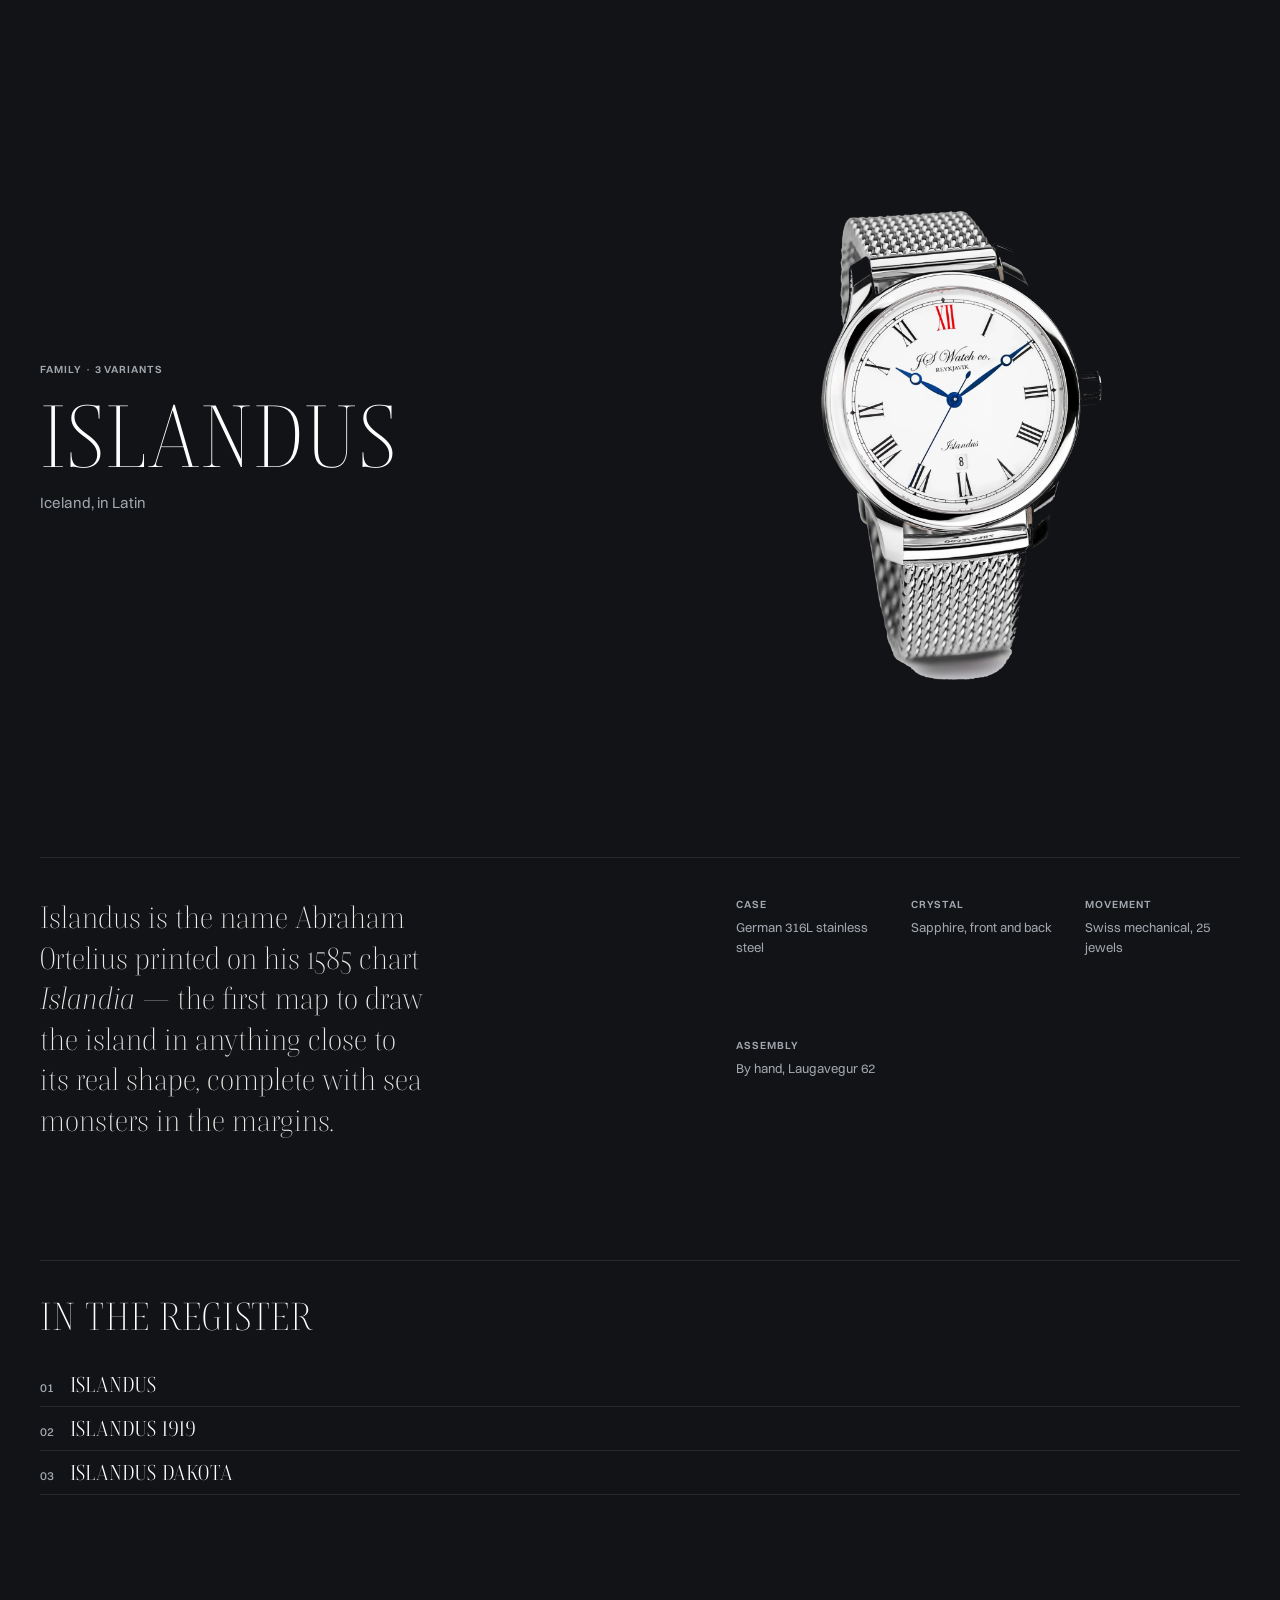
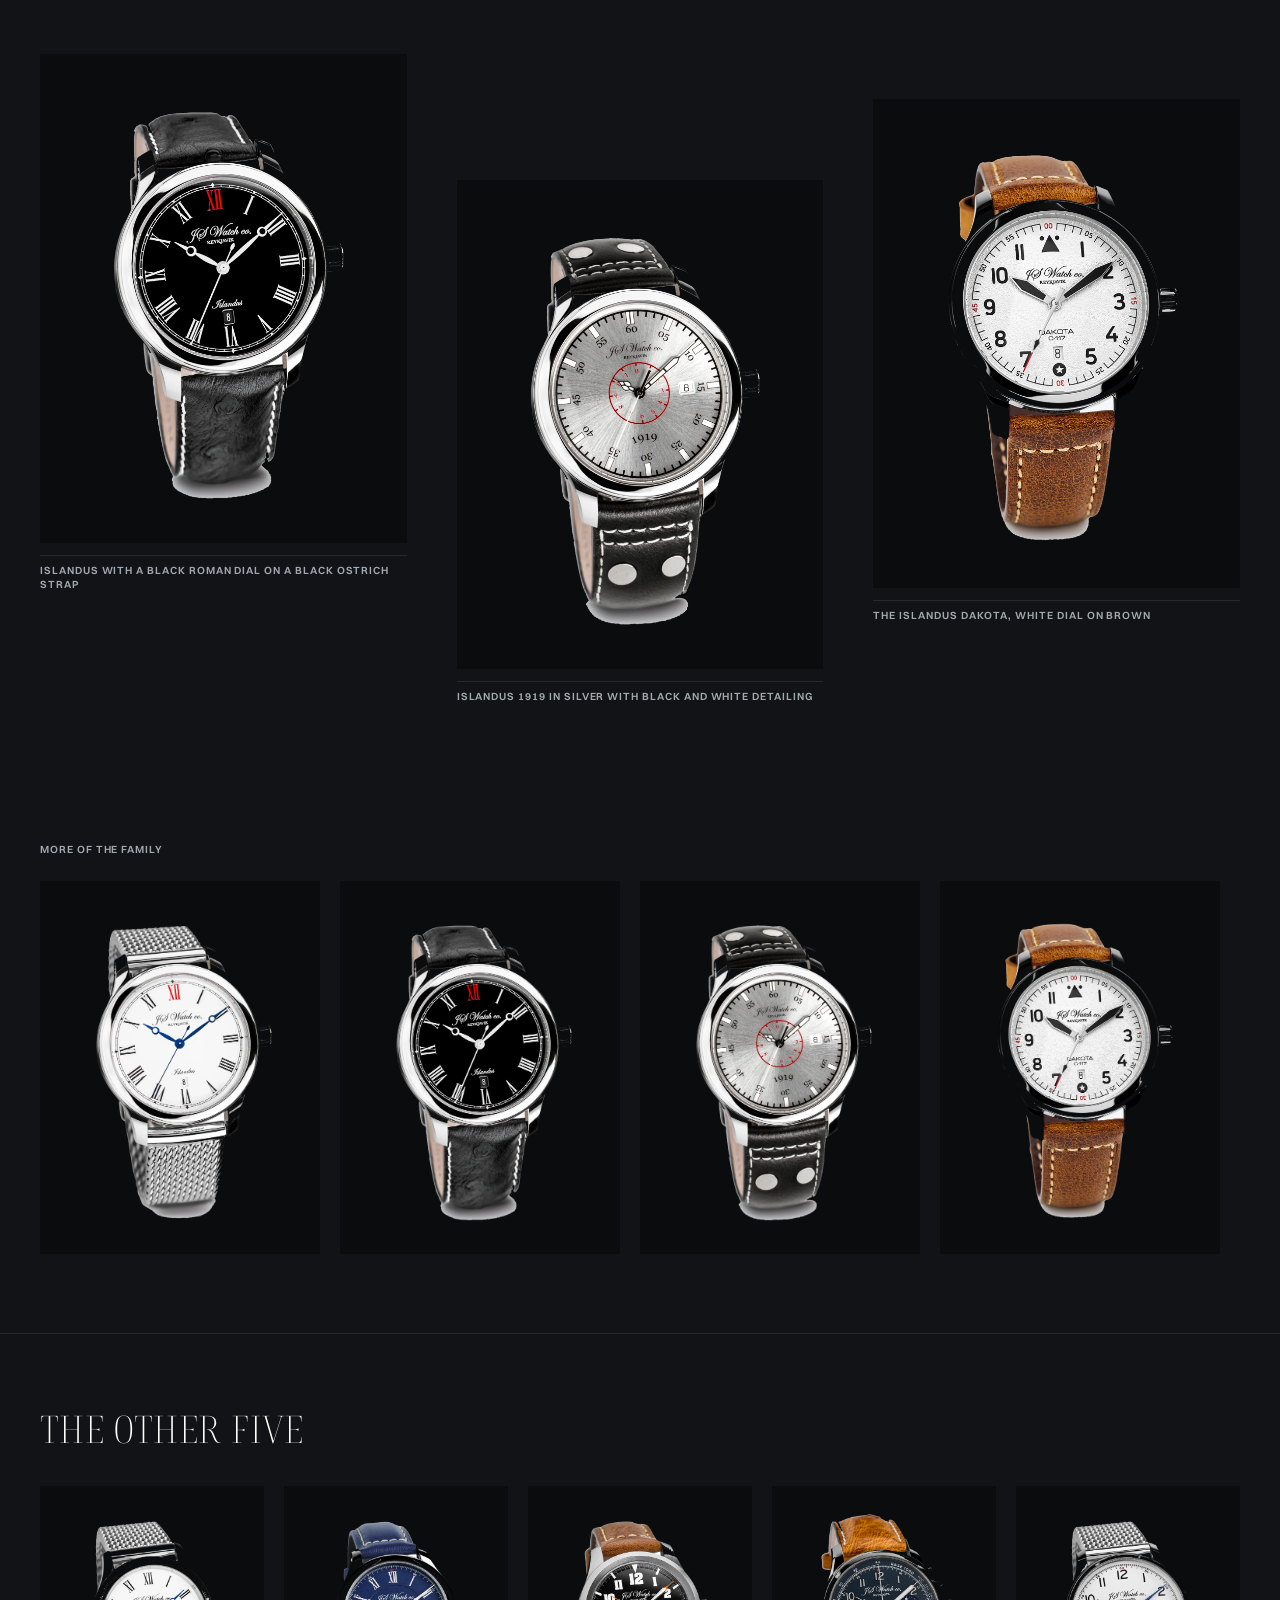
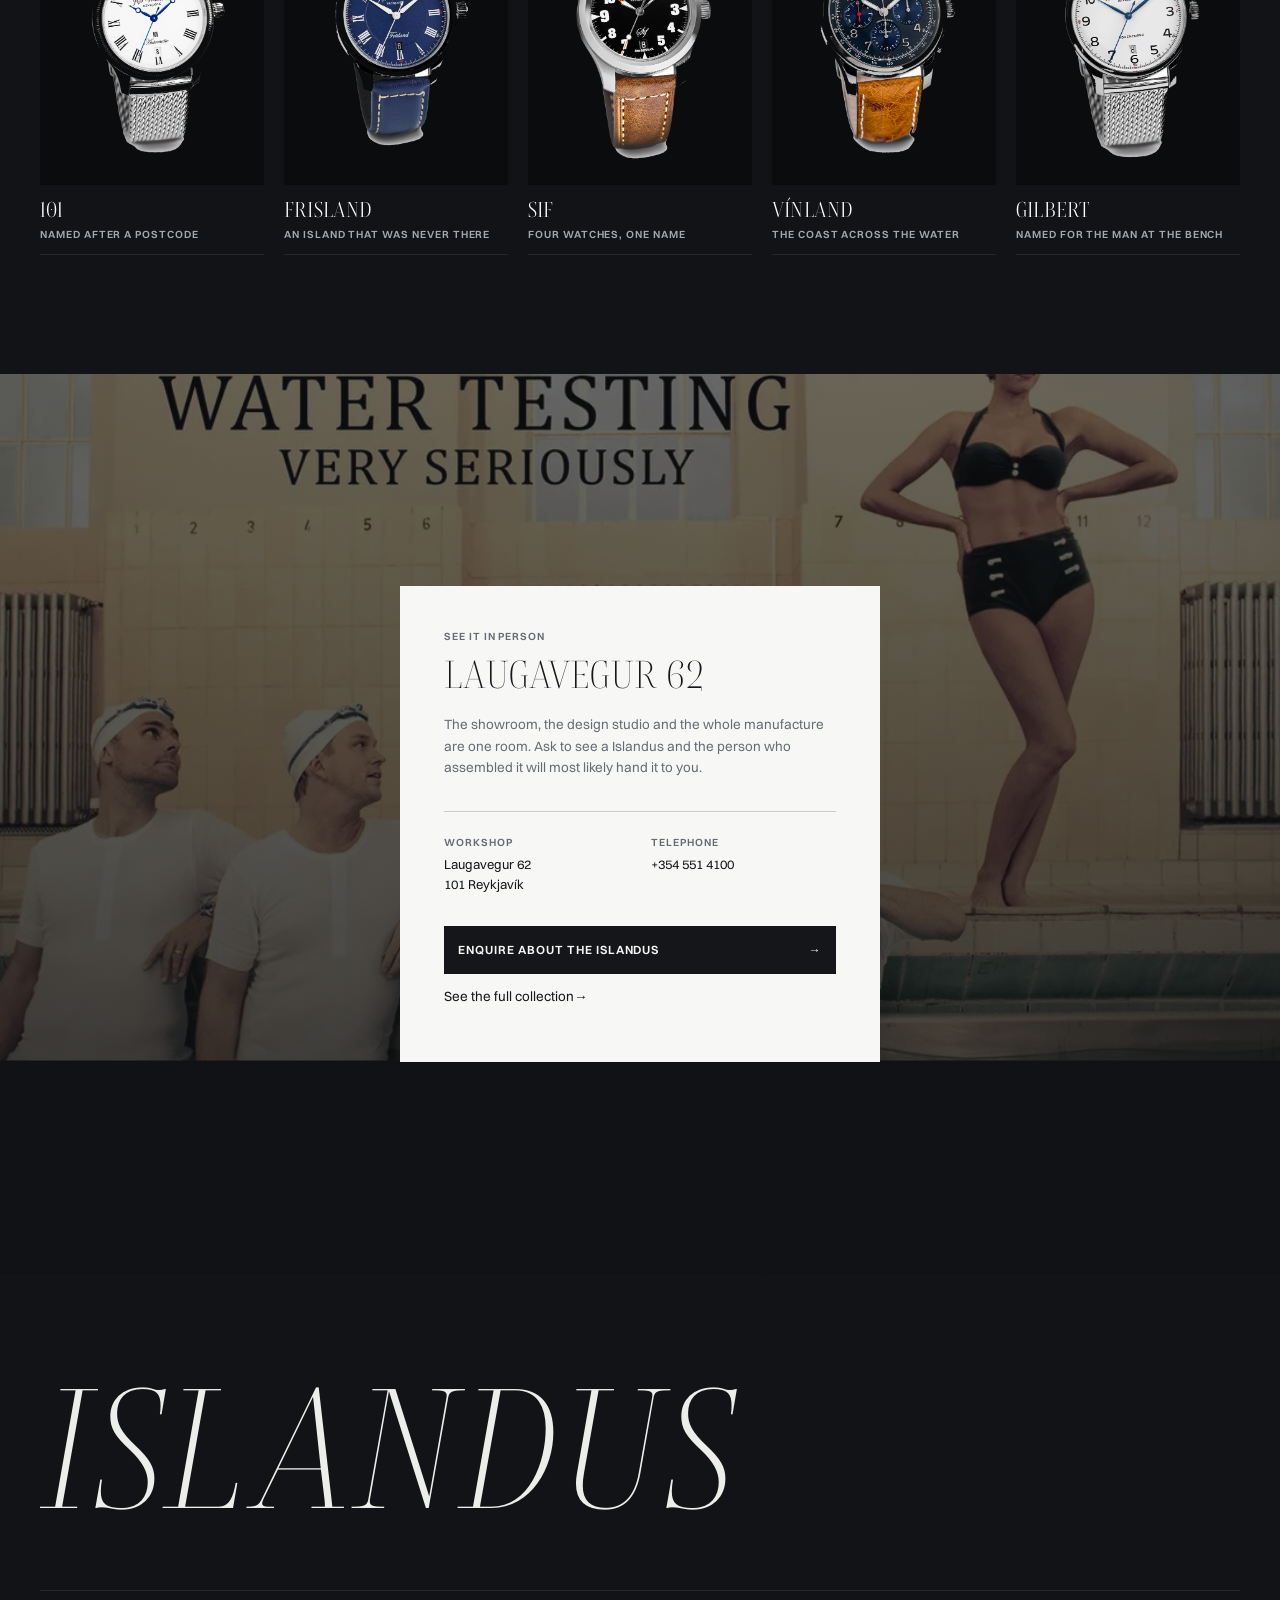
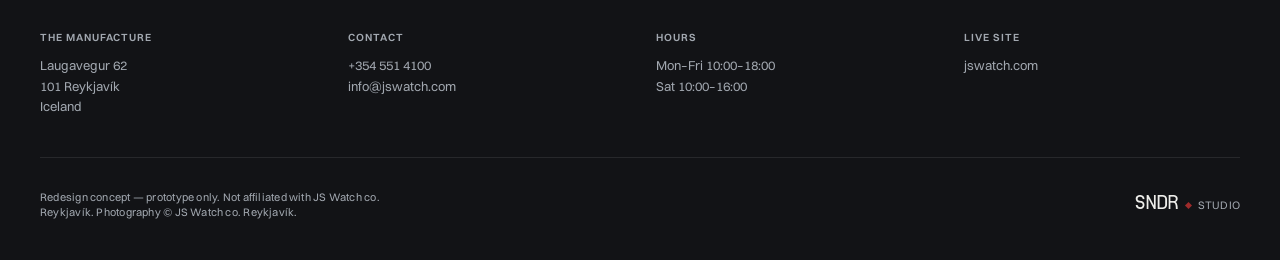
<file: watch-islandus.html>
<!DOCTYPE html>
<html lang="en" class="ui-dark">
<head>
<meta charset="utf-8">
<meta name="viewport" content="width=device-width, initial-scale=1, viewport-fit=cover">
<title>Islandus — JS Watch co. Reykjavík</title>
<meta name="description" content="Iceland, in Latin. Islandus, Islandus 1919, Islandus Dakota. Hand assembled in Reykjavík by JS Watch co.">
<meta name="robots" content="noindex,nofollow">
<meta name="theme-color" content="#121316">
<link rel="preload" as="font" type="font/woff2" href="assets/fonts/Boska-Light.woff2" crossorigin>
<link rel="preload" as="font" type="font/woff2" href="assets/fonts/Switzer-Regular.woff2" crossorigin>
<link rel="icon" type="image/svg+xml" href="assets/favicon.svg">
<link rel="icon" type="image/png" sizes="32x32" href="assets/img/favicon-32.png">
<link rel="apple-touch-icon" sizes="180x180" href="assets/img/favicon-180.png">
<link rel="stylesheet" href="styles.css">
<script>try{if(sessionStorage.getItem('jsw-nav')){document.documentElement.classList.add('is-entering');sessionStorage.removeItem('jsw-nav');}}catch(e){}</script>
</head>
<body class="is-watch-page">
<a class="skip-link" href="#main">Skip to content</a>

<div id="page-overlay" class="page-overlay"></div>

<header id="header" class="header ui-dark is-solid">
  <a class="header__brand" href="index.html" aria-label="JS Watch co. Reykjavík — home">
    <span class="header__brand-name">JS WATCH co.</span>
    <span class="header__brand-sub">REYKJAVÍK</span>
  </a>
  <nav class="header__nav" aria-label="Families">
    <a href="watch-101.html" class="text-small">101</a>
    <a href="watch-frisland.html" class="text-small">Frisland</a>
    <a href="watch-sif.html" class="text-small">SIF</a>
    <a href="watch-vinland.html" class="text-small">Vínland</a>
  </nav>
  <a class="header__cta text-small" href="index.html#dial">All six families<span class="header__cta-arrow" aria-hidden="true">→</span></a>
  <button id="menu-toggle" class="header__burger" aria-label="Open menu" aria-expanded="false"><span></span><span></span></button>
</header>

<div id="menu" class="menu" aria-hidden="true">
  <ul class="menu__list">
    <li><a href="watch-101.html" class="h2">101</a></li>
    <li><a href="watch-frisland.html" class="h2">Frisland</a></li>
    <li><a href="watch-islandus.html" class="h2">Islandus</a></li>
    <li><a href="watch-sif.html" class="h2">SIF</a></li>
    <li><a href="watch-vinland.html" class="h2">Vínland</a></li>
    <li><a href="watch-gilbert.html" class="h2">Gilbert</a></li>
    <li><a href="index.html" class="h2">Back to the workshop</a></li>
  </ul>
  <div class="menu__foot">
    <p class="text-small">Laugavegur 62 · 101 Reykjavík</p>
    <p class="text-small">+354 551 4100</p>
  </div>
</div>

<main id="main">

<section class="section section--watch-hero ui-dark" data-hold>
  <div class="l-wh">
    <div class="l-wh__text">
      <p class="text-small" data-reveal="fade-in">Family · 3 variants</p>
      <h1 class="h0" data-reveal="title" data-reveal-delay="180">Islandus</h1>
      <p class="l-wh__tag" data-reveal="text" data-reveal-delay="620">Iceland, in Latin</p>
    </div>
    <div class="l-wh__media" data-reveal="zoom-in slow" data-reveal-delay="260">
      <img class="appear" data-img="f-islandus" data-w="720 1440 2200" alt="Islandus by JS Watch co. Reykjavík" fetchpriority="high" width="720" height="895">
    </div>
  </div>
</section>

<section class="section section--watch-intro ui-dark">
  <div class="l-wintro">
    <p class="l-wintro__lede" data-reveal="text">Islandus is the name Abraham Ortelius printed on his 1585 chart <em>Islandia</em> — the first map to draw the island in anything close to its real shape, complete with sea monsters in the margins.</p>
    <dl class="l-wintro__facts" data-reveal-group data-reveal-delay="70">
      <div data-reveal="rise"><dt class="text-small">Case</dt><dd>German 316L stainless steel</dd></div>
      <div data-reveal="rise"><dt class="text-small">Crystal</dt><dd>Sapphire, front and back</dd></div>
      <div data-reveal="rise"><dt class="text-small">Movement</dt><dd>Swiss mechanical, 25 jewels</dd></div>
      <div data-reveal="rise"><dt class="text-small">Assembly</dt><dd>By hand, Laugavegur 62</dd></div>
    </dl>
  </div>
</section>

<section class="section section--watch-variants ui-dark">
  <div class="l-wvar">
    <h2 class="h2" data-reveal="title">In the register</h2>
    <ol class="l-wvar__list" data-reveal-group data-reveal-delay="80">
      <li data-reveal="rise"><span class="l-wvar__n numeral-sm">01</span><span class="l-wvar__name h3">Islandus</span></li>
      <li data-reveal="rise"><span class="l-wvar__n numeral-sm">02</span><span class="l-wvar__name h3">Islandus 1919</span></li>
      <li data-reveal="rise"><span class="l-wvar__n numeral-sm">03</span><span class="l-wvar__name h3">Islandus Dakota</span></li>
    </ol>
  </div>
</section>

<section class="section section--watch-gallery ui-dark">
  <div class="l-wgal">
    <figure class="l-wgal__fig l-wgal__fig--1" data-reveal="rise" data-reveal-delay="0">
      <img class="appear" data-img="d09" data-w="720 1440 2200" alt="Islandus with a black roman dial on a black ostrich strap" width="720" height="895">
      <figcaption class="text-small">Islandus with a black roman dial on a black ostrich strap</figcaption>
    </figure>
    <figure class="l-wgal__fig l-wgal__fig--2" data-reveal="rise" data-reveal-delay="90">
      <img class="appear" data-img="d10" data-w="720 1440 2200" alt="Islandus 1919 in silver with black and white detailing" width="720" height="895">
      <figcaption class="text-small">Islandus 1919 in silver with black and white detailing</figcaption>
    </figure>
    <figure class="l-wgal__fig l-wgal__fig--3" data-reveal="rise" data-reveal-delay="180">
      <img class="appear" data-img="d11" data-w="720 1440 2200" alt="The Islandus Dakota, white dial on brown" width="720" height="895">
      <figcaption class="text-small">The Islandus Dakota, white dial on brown</figcaption>
    </figure>
  </div>
</section>

<section class="section section--watch-strip ui-dark">
  <div class="l-wstrip">
    <p class="text-small" data-reveal="fade-in">More of the family</p>
    <div class="l-wstrip__row">
      <img class="appear" data-img="f-islandus" data-w="720 1440 2200" alt="Islandus variant" width="720" height="895">
      <img class="appear" data-img="d09" data-w="720 1440 2200" alt="Islandus variant" width="720" height="895">
      <img class="appear" data-img="d10" data-w="720 1440 2200" alt="Islandus variant" width="720" height="895">
      <img class="appear" data-img="d11" data-w="720 1440 2200" alt="Islandus variant" width="720" height="895">
    </div>
  </div>
</section>

<section class="section section--watch-others ui-dark">
  <div class="l-wothers">
    <h2 class="h2" data-reveal="title">The other five</h2>
    <div class="l-wothers__grid" data-reveal-group data-reveal-delay="70">
      <a class="l-wothers__card" href="watch-101.html" data-reveal="rise">
        <img class="appear" data-img="f-101" data-w="720 1440 2200" alt="101 by JS Watch co. Reykjavík" width="720" height="895">
        <span class="l-wothers__name h3">101</span>
        <span class="text-small">Named after a postcode</span>
      </a>
      <a class="l-wothers__card" href="watch-frisland.html" data-reveal="rise">
        <img class="appear" data-img="f-frisland" data-w="720 1440 2200" alt="Frisland by JS Watch co. Reykjavík" width="720" height="895">
        <span class="l-wothers__name h3">Frisland</span>
        <span class="text-small">An island that was never there</span>
      </a>
      <a class="l-wothers__card" href="watch-sif.html" data-reveal="rise">
        <img class="appear" data-img="s01" data-w="720 1440 2200" alt="SIF by JS Watch co. Reykjavík" width="720" height="895">
        <span class="l-wothers__name h3">SIF</span>
        <span class="text-small">Four watches, one name</span>
      </a>
      <a class="l-wothers__card" href="watch-vinland.html" data-reveal="rise">
        <img class="appear" data-img="f-vinland" data-w="720 1440 2200" alt="Vínland by JS Watch co. Reykjavík" width="720" height="895">
        <span class="l-wothers__name h3">Vínland</span>
        <span class="text-small">The coast across the water</span>
      </a>
      <a class="l-wothers__card" href="watch-gilbert.html" data-reveal="rise">
        <img class="appear" data-img="f-gilbert" data-w="720 1440 2200" alt="Gilbert by JS Watch co. Reykjavík" width="720" height="895">
        <span class="l-wothers__name h3">Gilbert</span>
        <span class="text-small">Named for the man at the bench</span>
      </a>
    </div>
  </div>
</section>

<section class="section section--visit ui-dark" data-hold>
  <div class="l-visit__bg parallax-image-move">
    <img class="appear" data-img="sundholl" data-w="720 1440" data-parallax-pattern="visitBgMove visitBgScale" alt="A JS Watch advertisement photographed at Sundhöllin swimming pool in Reykjavík" width="720" height="395">
  </div>
  <div class="l-visit__scrim" aria-hidden="true"></div>
  <div class="l-visit__inner" data-parallax-pattern="visitScreen">
    <article class="l-visit__card ui-light">
      <p class="text-small">See it in person</p>
      <h2 class="h2">Laugavegur 62</h2>
      <p class="l-visit__body">The showroom, the design studio and the whole manufacture are one room. Ask to see a Islandus and the person who assembled it will most likely hand it to you.</p>
      <dl class="l-visit__facts">
        <div><dt class="text-small">Workshop</dt><dd>Laugavegur 62<br>101 Reykjavík</dd></div>
        <div><dt class="text-small">Telephone</dt><dd><a href="tel:+3545514100">+354 551 4100</a></dd></div>
      </dl>
      <a class="l-visit__cta" href="mailto:info@jswatch.com?subject=Enquiry%20about%20the%20Islandus"><span>Enquire about the Islandus</span><span class="l-visit__cta-arrow" aria-hidden="true">→</span></a>
      <a class="l-visit__second" href="https://www.jswatch.com/" target="_blank" rel="noopener">See the full collection<span aria-hidden="true"> →</span></a>
    </article>
  </div>
</section>

</main>

<footer class="footer ui-dark">
  <div class="footer__headline"><h2 class="footer__big h0 footer__big--family" id="footer-big">Islandus</h2></div>
  <div class="footer__cols">
    <div class="footer__col"><p class="text-small">The manufacture</p><p>Laugavegur 62<br>101 Reykjavík<br>Iceland</p></div>
    <div class="footer__col"><p class="text-small">Contact</p><p><a href="tel:+3545514100">+354 551 4100</a><br><a href="mailto:info@jswatch.com">info@jswatch.com</a></p></div>
    <div class="footer__col"><p class="text-small">Hours</p><p>Mon–Fri 10:00–18:00<br>Sat 10:00–16:00</p></div>
    <div class="footer__col"><p class="text-small">Live site</p><p><a href="https://www.jswatch.com/" target="_blank" rel="noopener">jswatch.com</a></p></div>
  </div>
  <div class="footer__base">
    <p class="text-small">Redesign concept — prototype only. Not affiliated with JS Watch co. Reykjavík. Photography © JS Watch co. Reykjavík.</p>
    <a class="footer__credit" href="index.html" aria-label="SNDR Studio">
      <span class="footer__credit-mark">SNDR</span>
      <span class="footer__credit-diamond" aria-hidden="true"></span>
      <span class="footer__credit-studio text-small">STUDIO</span>
    </a>
  </div>
</footer>

<div id="scrollbar" class="c-scrollbar"><div class="c-scrollbar__thumb"></div></div>
<div id="scroll-cue" class="scroll-cue" aria-hidden="true"><span class="scroll-cue__line"></span><span class="scroll-cue__text text-small">Scroll</span></div>
<div id="cursor" class="cursor" aria-hidden="true">
  <svg class="cursor__ring" viewBox="0 0 128 128"><circle class="cursor__bar" cx="64" cy="64" r="59"/></svg>
  <span class="cursor__label" id="cursor-label">View</span>
</div>

<script type="module" src="app.js"></script>
</body>
</html>
</file>
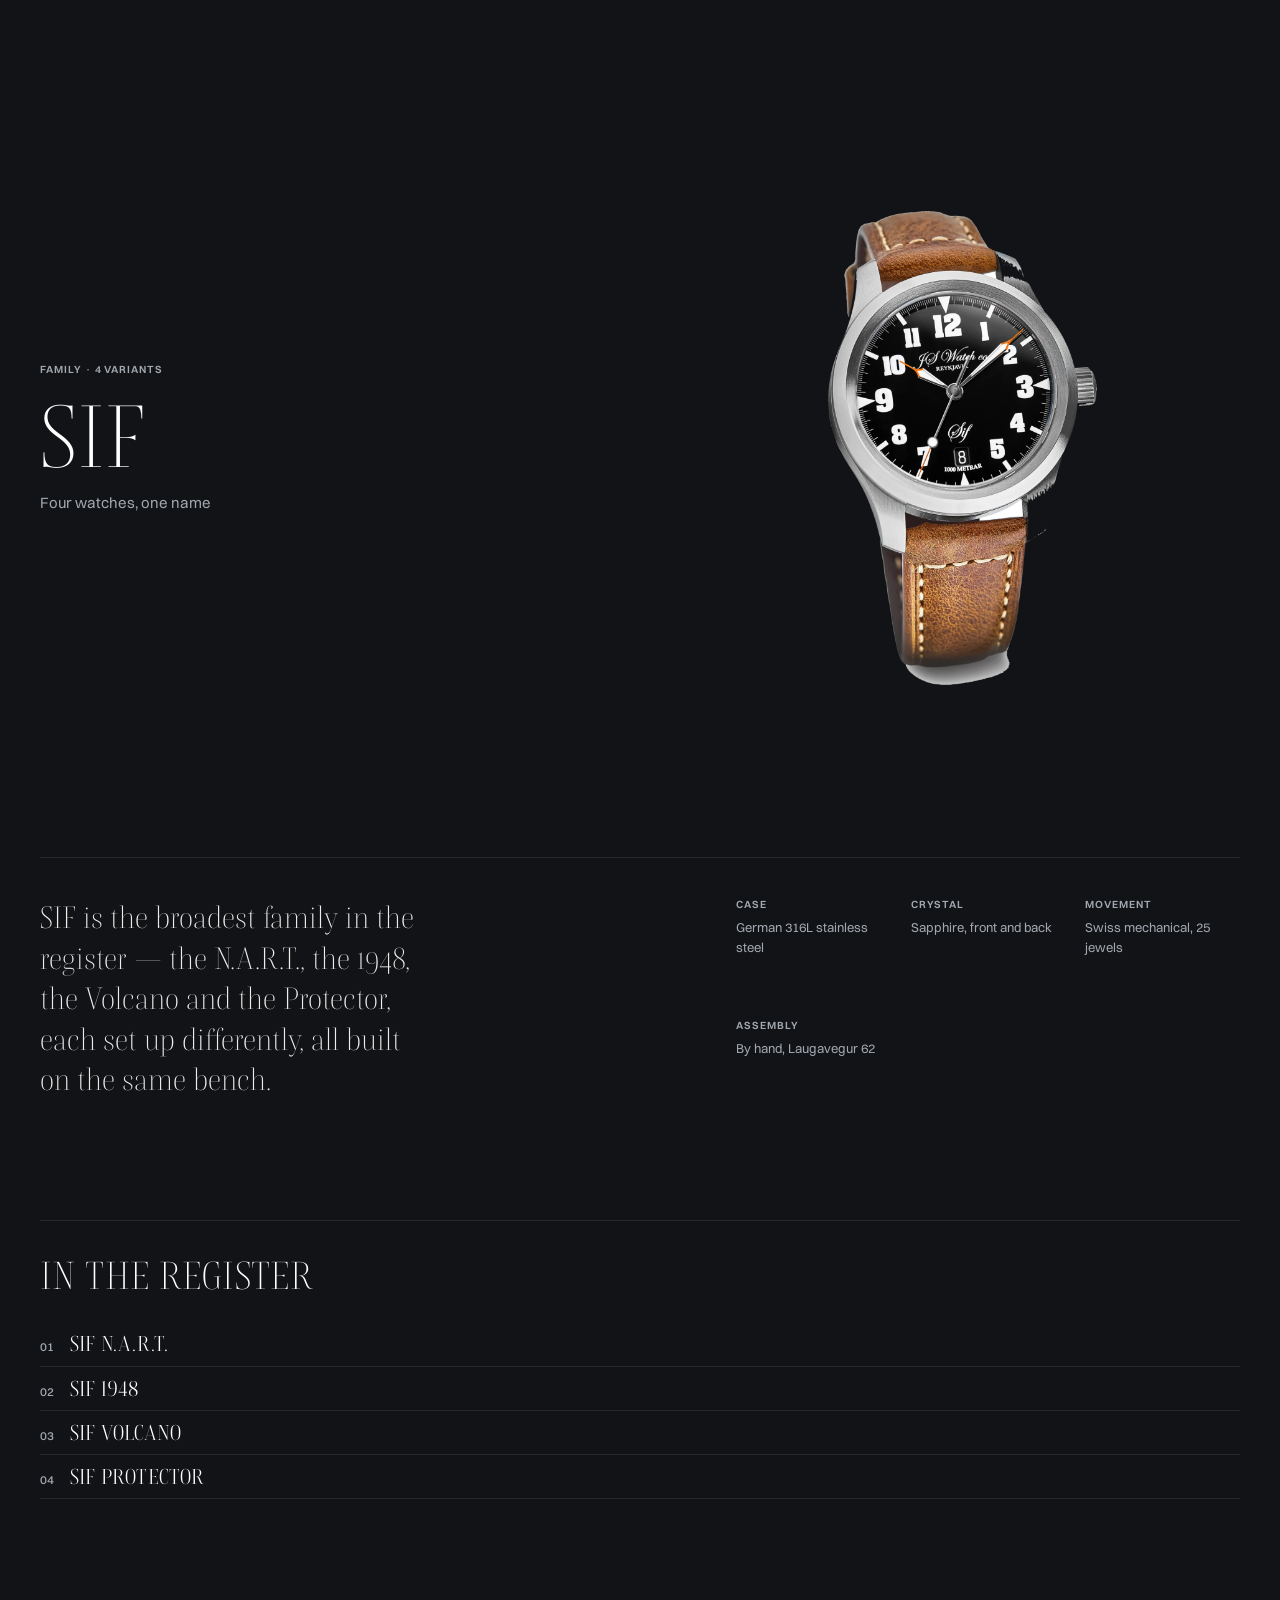
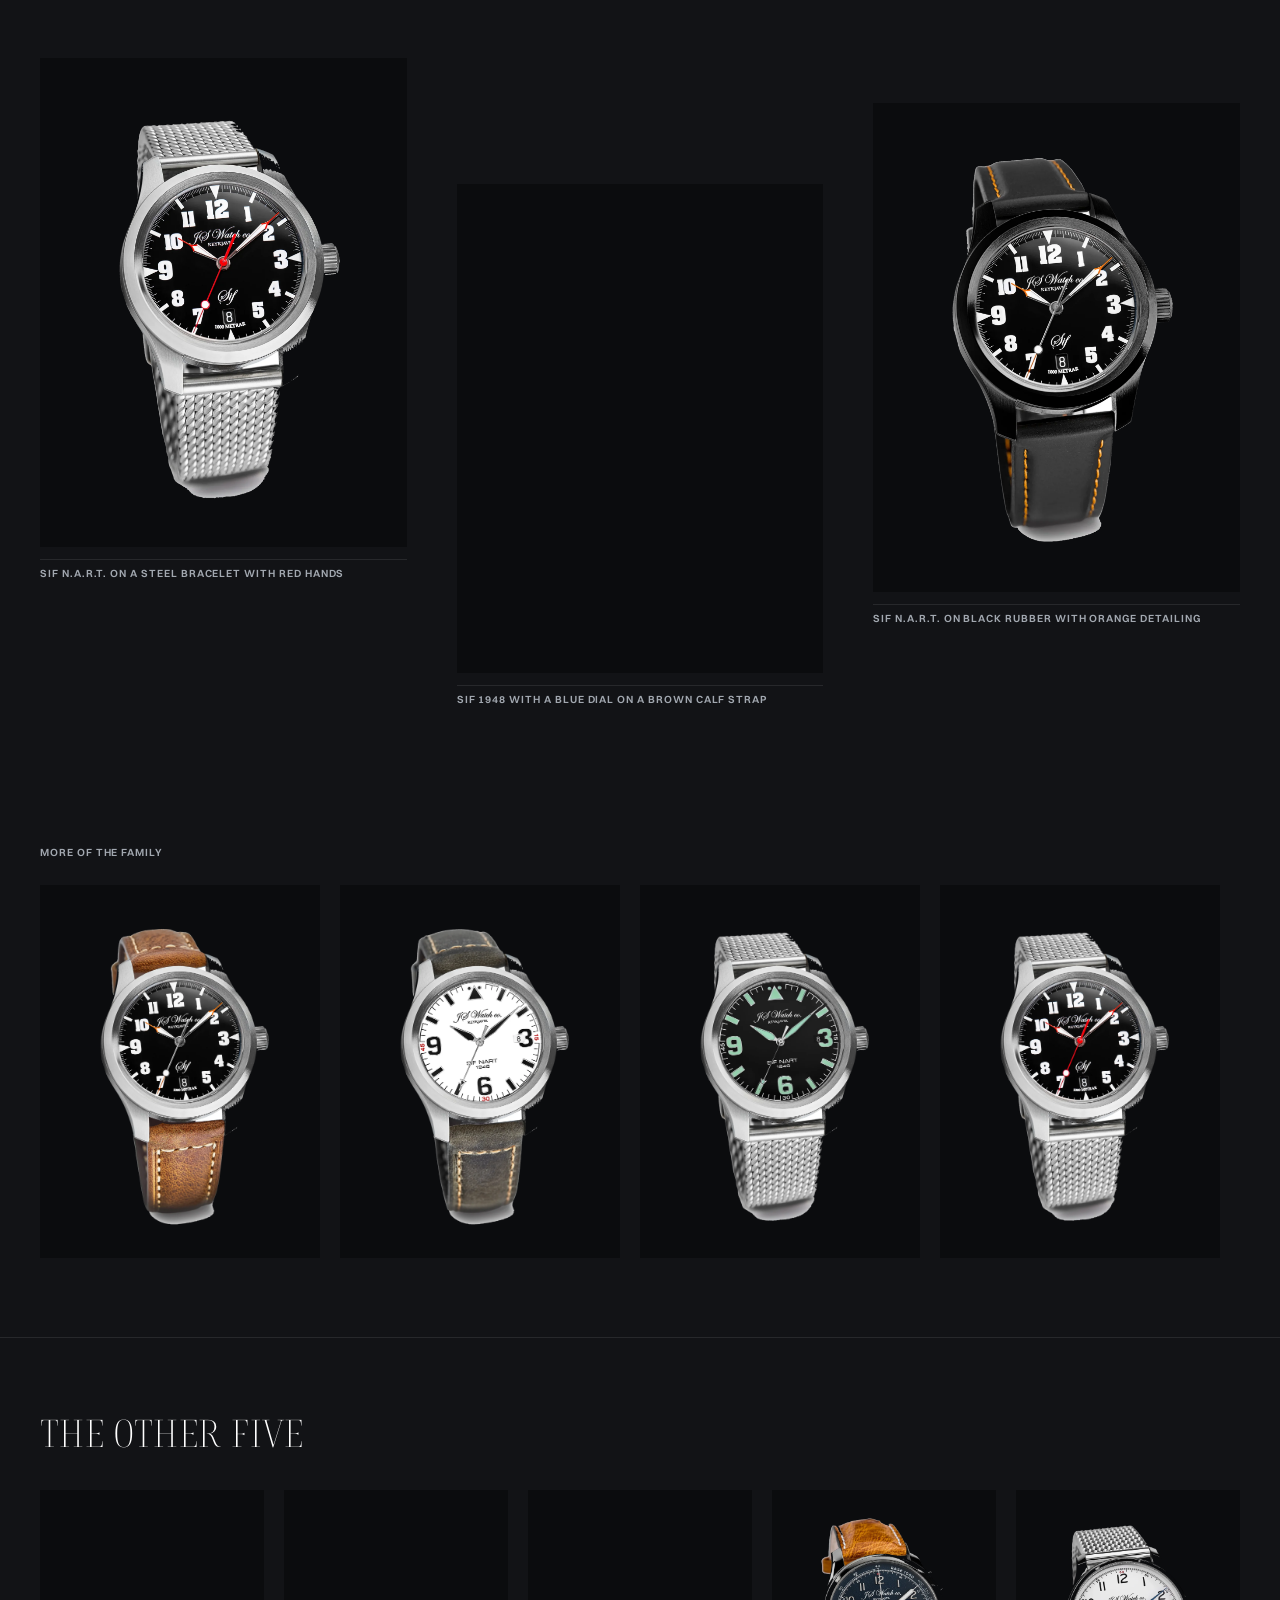
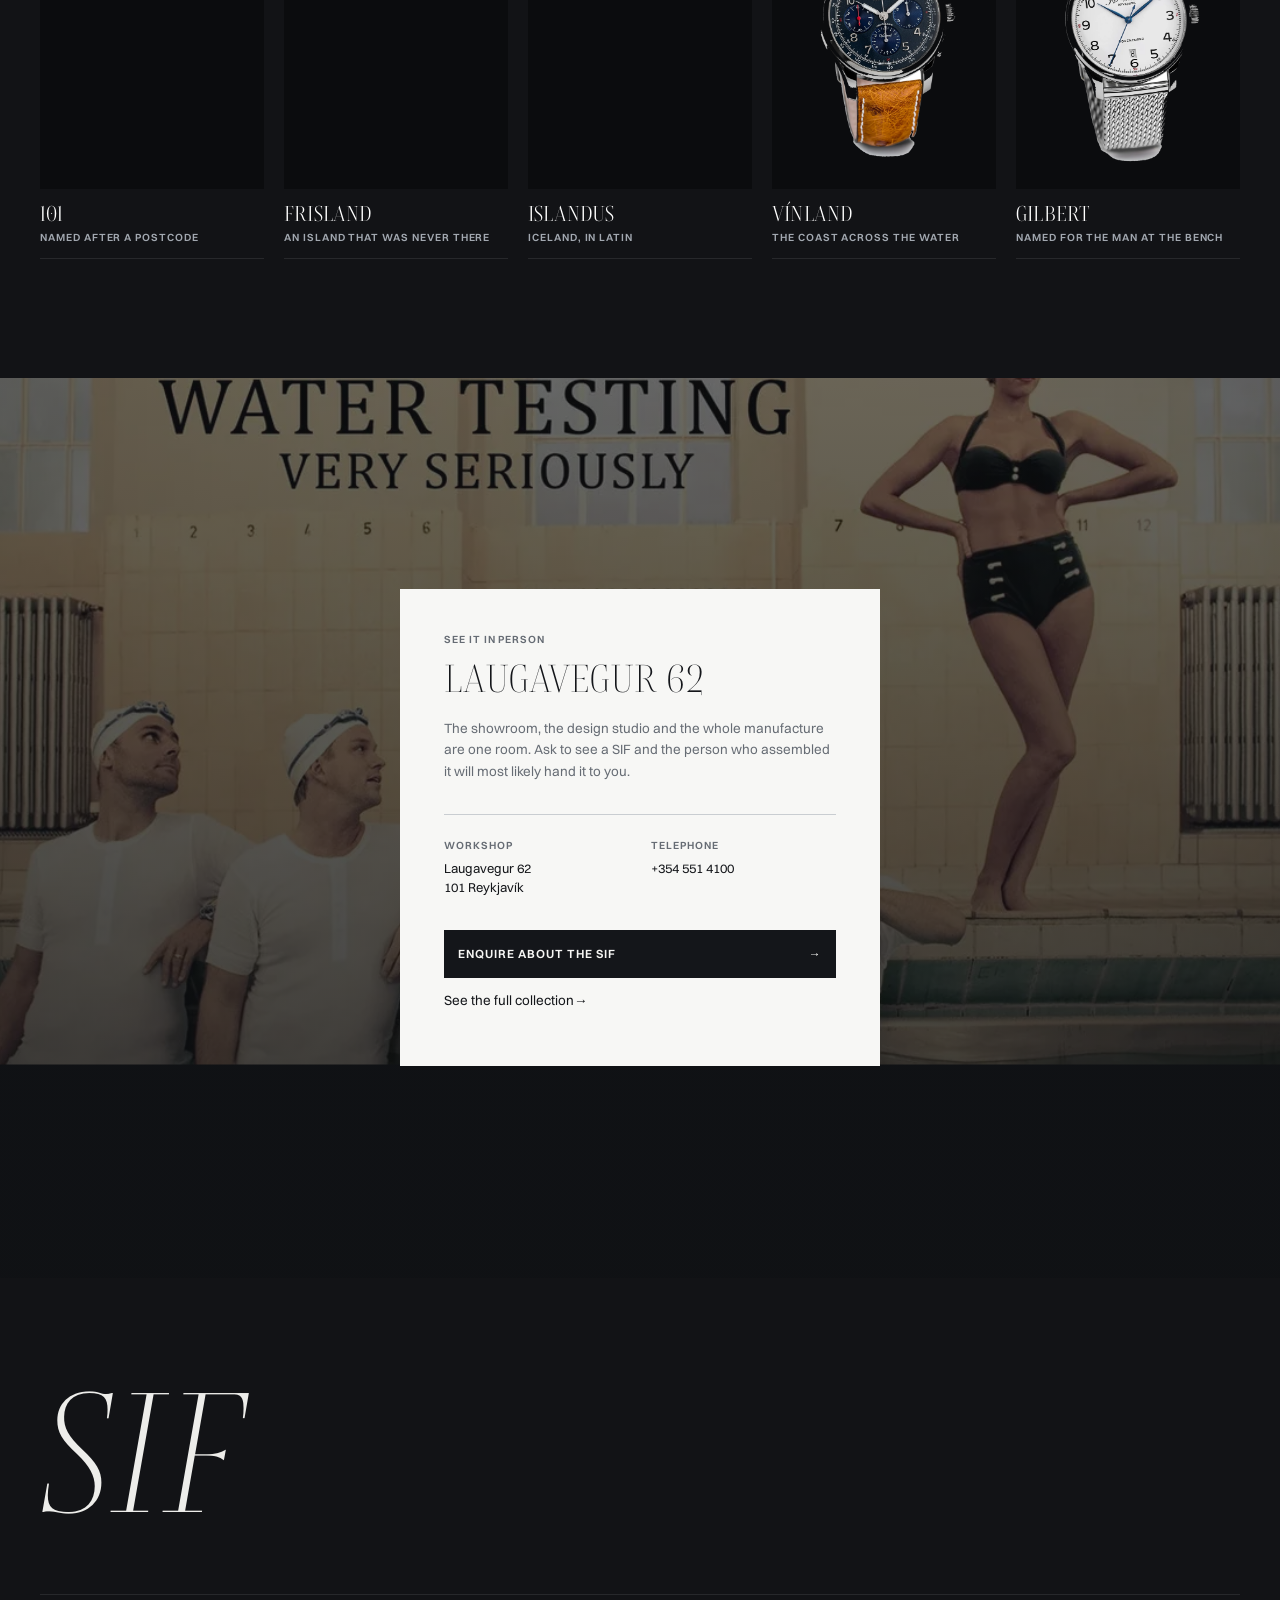
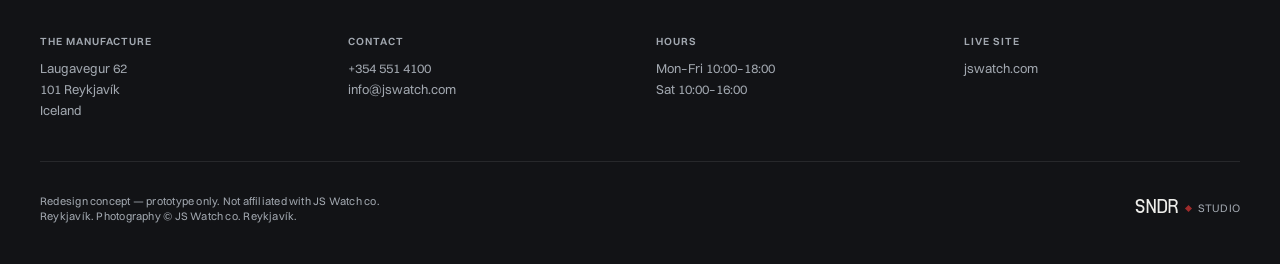
<file: watch-sif.html>
<!DOCTYPE html>
<html lang="en" class="ui-dark">
<head>
<meta charset="utf-8">
<meta name="viewport" content="width=device-width, initial-scale=1, viewport-fit=cover">
<title>SIF — JS Watch co. Reykjavík</title>
<meta name="description" content="Four watches, one name. SIF N.A.R.T., SIF 1948, SIF Volcano, SIF Protector. Hand assembled in Reykjavík by JS Watch co.">
<meta name="robots" content="noindex,nofollow">
<meta name="theme-color" content="#121316">
<link rel="preload" as="font" type="font/woff2" href="assets/fonts/Boska-Light.woff2" crossorigin>
<link rel="preload" as="font" type="font/woff2" href="assets/fonts/Switzer-Regular.woff2" crossorigin>
<link rel="icon" type="image/svg+xml" href="assets/favicon.svg">
<link rel="icon" type="image/png" sizes="32x32" href="assets/img/favicon-32.png">
<link rel="apple-touch-icon" sizes="180x180" href="assets/img/favicon-180.png">
<link rel="stylesheet" href="styles.css">
<script>try{if(sessionStorage.getItem('jsw-nav')){document.documentElement.classList.add('is-entering');sessionStorage.removeItem('jsw-nav');}}catch(e){}</script>
</head>
<body class="is-watch-page">
<a class="skip-link" href="#main">Skip to content</a>

<div id="page-overlay" class="page-overlay"></div>

<header id="header" class="header ui-dark is-solid">
  <a class="header__brand" href="index.html" aria-label="JS Watch co. Reykjavík — home">
    <span class="header__brand-name">JS WATCH co.</span>
    <span class="header__brand-sub">REYKJAVÍK</span>
  </a>
  <nav class="header__nav" aria-label="Families">
    <a href="watch-101.html" class="text-small">101</a>
    <a href="watch-frisland.html" class="text-small">Frisland</a>
    <a href="watch-islandus.html" class="text-small">Islandus</a>
    <a href="watch-vinland.html" class="text-small">Vínland</a>
  </nav>
  <a class="header__cta text-small" href="index.html#dial">All six families<span class="header__cta-arrow" aria-hidden="true">→</span></a>
  <button id="menu-toggle" class="header__burger" aria-label="Open menu" aria-expanded="false"><span></span><span></span></button>
</header>

<div id="menu" class="menu" aria-hidden="true">
  <ul class="menu__list">
    <li><a href="watch-101.html" class="h2">101</a></li>
    <li><a href="watch-frisland.html" class="h2">Frisland</a></li>
    <li><a href="watch-islandus.html" class="h2">Islandus</a></li>
    <li><a href="watch-sif.html" class="h2">SIF</a></li>
    <li><a href="watch-vinland.html" class="h2">Vínland</a></li>
    <li><a href="watch-gilbert.html" class="h2">Gilbert</a></li>
    <li><a href="index.html" class="h2">Back to the workshop</a></li>
  </ul>
  <div class="menu__foot">
    <p class="text-small">Laugavegur 62 · 101 Reykjavík</p>
    <p class="text-small">+354 551 4100</p>
  </div>
</div>

<main id="main">

<section class="section section--watch-hero ui-dark" data-hold>
  <div class="l-wh">
    <div class="l-wh__text">
      <p class="text-small" data-reveal="fade-in">Family · 4 variants</p>
      <h1 class="h0" data-reveal="title" data-reveal-delay="180">SIF</h1>
      <p class="l-wh__tag" data-reveal="text" data-reveal-delay="620">Four watches, one name</p>
    </div>
    <div class="l-wh__media" data-reveal="zoom-in slow" data-reveal-delay="260">
      <img class="appear" data-img="s01" data-w="720 1440 2200" alt="SIF by JS Watch co. Reykjavík" fetchpriority="high" width="720" height="895">
    </div>
  </div>
</section>

<section class="section section--watch-intro ui-dark">
  <div class="l-wintro">
    <p class="l-wintro__lede" data-reveal="text">SIF is the broadest family in the register — the N.A.R.T., the 1948, the Volcano and the Protector, each set up differently, all built on the same bench.</p>
    <dl class="l-wintro__facts" data-reveal-group data-reveal-delay="70">
      <div data-reveal="rise"><dt class="text-small">Case</dt><dd>German 316L stainless steel</dd></div>
      <div data-reveal="rise"><dt class="text-small">Crystal</dt><dd>Sapphire, front and back</dd></div>
      <div data-reveal="rise"><dt class="text-small">Movement</dt><dd>Swiss mechanical, 25 jewels</dd></div>
      <div data-reveal="rise"><dt class="text-small">Assembly</dt><dd>By hand, Laugavegur 62</dd></div>
    </dl>
  </div>
</section>

<section class="section section--watch-variants ui-dark">
  <div class="l-wvar">
    <h2 class="h2" data-reveal="title">In the register</h2>
    <ol class="l-wvar__list" data-reveal-group data-reveal-delay="80">
      <li data-reveal="rise"><span class="l-wvar__n numeral-sm">01</span><span class="l-wvar__name h3">SIF N.A.R.T.</span></li>
      <li data-reveal="rise"><span class="l-wvar__n numeral-sm">02</span><span class="l-wvar__name h3">SIF 1948</span></li>
      <li data-reveal="rise"><span class="l-wvar__n numeral-sm">03</span><span class="l-wvar__name h3">SIF Volcano</span></li>
      <li data-reveal="rise"><span class="l-wvar__n numeral-sm">04</span><span class="l-wvar__name h3">SIF Protector</span></li>
    </ol>
  </div>
</section>

<section class="section section--watch-gallery ui-dark">
  <div class="l-wgal">
    <figure class="l-wgal__fig l-wgal__fig--1" data-reveal="rise" data-reveal-delay="0">
      <img class="appear" data-img="s02" data-w="720 1440 2200" alt="SIF N.A.R.T. on a steel bracelet with red hands" width="720" height="895">
      <figcaption class="text-small">SIF N.A.R.T. on a steel bracelet with red hands</figcaption>
    </figure>
    <figure class="l-wgal__fig l-wgal__fig--2" data-reveal="rise" data-reveal-delay="90">
      <img class="appear" data-img="s04" data-w="720 1440 2200" alt="SIF 1948 with a blue dial on a brown calf strap" width="720" height="895">
      <figcaption class="text-small">SIF 1948 with a blue dial on a brown calf strap</figcaption>
    </figure>
    <figure class="l-wgal__fig l-wgal__fig--3" data-reveal="rise" data-reveal-delay="180">
      <img class="appear" data-img="s03" data-w="720 1440 2200" alt="SIF N.A.R.T. on black rubber with orange detailing" width="720" height="895">
      <figcaption class="text-small">SIF N.A.R.T. on black rubber with orange detailing</figcaption>
    </figure>
  </div>
</section>

<section class="section section--watch-strip ui-dark">
  <div class="l-wstrip">
    <p class="text-small" data-reveal="fade-in">More of the family</p>
    <div class="l-wstrip__row">
      <img class="appear" data-img="s01" data-w="720 1440 2200" alt="SIF variant" width="720" height="895">
      <img class="appear" data-img="s05" data-w="720 1440 2200" alt="SIF variant" width="720" height="895">
      <img class="appear" data-img="s06" data-w="720 1440 2200" alt="SIF variant" width="720" height="895">
      <img class="appear" data-img="s02" data-w="720 1440 2200" alt="SIF variant" width="720" height="895">
    </div>
  </div>
</section>

<section class="section section--watch-others ui-dark">
  <div class="l-wothers">
    <h2 class="h2" data-reveal="title">The other five</h2>
    <div class="l-wothers__grid" data-reveal-group data-reveal-delay="70">
      <a class="l-wothers__card" href="watch-101.html" data-reveal="rise">
        <img class="appear" data-img="f-101" data-w="720 1440 2200" alt="101 by JS Watch co. Reykjavík" width="720" height="895">
        <span class="l-wothers__name h3">101</span>
        <span class="text-small">Named after a postcode</span>
      </a>
      <a class="l-wothers__card" href="watch-frisland.html" data-reveal="rise">
        <img class="appear" data-img="f-frisland" data-w="720 1440 2200" alt="Frisland by JS Watch co. Reykjavík" width="720" height="895">
        <span class="l-wothers__name h3">Frisland</span>
        <span class="text-small">An island that was never there</span>
      </a>
      <a class="l-wothers__card" href="watch-islandus.html" data-reveal="rise">
        <img class="appear" data-img="f-islandus" data-w="720 1440 2200" alt="Islandus by JS Watch co. Reykjavík" width="720" height="895">
        <span class="l-wothers__name h3">Islandus</span>
        <span class="text-small">Iceland, in Latin</span>
      </a>
      <a class="l-wothers__card" href="watch-vinland.html" data-reveal="rise">
        <img class="appear" data-img="f-vinland" data-w="720 1440 2200" alt="Vínland by JS Watch co. Reykjavík" width="720" height="895">
        <span class="l-wothers__name h3">Vínland</span>
        <span class="text-small">The coast across the water</span>
      </a>
      <a class="l-wothers__card" href="watch-gilbert.html" data-reveal="rise">
        <img class="appear" data-img="f-gilbert" data-w="720 1440 2200" alt="Gilbert by JS Watch co. Reykjavík" width="720" height="895">
        <span class="l-wothers__name h3">Gilbert</span>
        <span class="text-small">Named for the man at the bench</span>
      </a>
    </div>
  </div>
</section>

<section class="section section--visit ui-dark" data-hold>
  <div class="l-visit__bg parallax-image-move">
    <img class="appear" data-img="sundholl" data-w="720 1440" data-parallax-pattern="visitBgMove visitBgScale" alt="A JS Watch advertisement photographed at Sundhöllin swimming pool in Reykjavík" width="720" height="395">
  </div>
  <div class="l-visit__scrim" aria-hidden="true"></div>
  <div class="l-visit__inner" data-parallax-pattern="visitScreen">
    <article class="l-visit__card ui-light">
      <p class="text-small">See it in person</p>
      <h2 class="h2">Laugavegur 62</h2>
      <p class="l-visit__body">The showroom, the design studio and the whole manufacture are one room. Ask to see a SIF and the person who assembled it will most likely hand it to you.</p>
      <dl class="l-visit__facts">
        <div><dt class="text-small">Workshop</dt><dd>Laugavegur 62<br>101 Reykjavík</dd></div>
        <div><dt class="text-small">Telephone</dt><dd><a href="tel:+3545514100">+354 551 4100</a></dd></div>
      </dl>
      <a class="l-visit__cta" href="mailto:info@jswatch.com?subject=Enquiry%20about%20the%20SIF"><span>Enquire about the SIF</span><span class="l-visit__cta-arrow" aria-hidden="true">→</span></a>
      <a class="l-visit__second" href="https://www.jswatch.com/" target="_blank" rel="noopener">See the full collection<span aria-hidden="true"> →</span></a>
    </article>
  </div>
</section>

</main>

<footer class="footer ui-dark">
  <div class="footer__headline"><h2 class="footer__big h0 footer__big--family" id="footer-big">SIF</h2></div>
  <div class="footer__cols">
    <div class="footer__col"><p class="text-small">The manufacture</p><p>Laugavegur 62<br>101 Reykjavík<br>Iceland</p></div>
    <div class="footer__col"><p class="text-small">Contact</p><p><a href="tel:+3545514100">+354 551 4100</a><br><a href="mailto:info@jswatch.com">info@jswatch.com</a></p></div>
    <div class="footer__col"><p class="text-small">Hours</p><p>Mon–Fri 10:00–18:00<br>Sat 10:00–16:00</p></div>
    <div class="footer__col"><p class="text-small">Live site</p><p><a href="https://www.jswatch.com/" target="_blank" rel="noopener">jswatch.com</a></p></div>
  </div>
  <div class="footer__base">
    <p class="text-small">Redesign concept — prototype only. Not affiliated with JS Watch co. Reykjavík. Photography © JS Watch co. Reykjavík.</p>
    <a class="footer__credit" href="index.html" aria-label="SNDR Studio">
      <span class="footer__credit-mark">SNDR</span>
      <span class="footer__credit-diamond" aria-hidden="true"></span>
      <span class="footer__credit-studio text-small">STUDIO</span>
    </a>
  </div>
</footer>

<div id="scrollbar" class="c-scrollbar"><div class="c-scrollbar__thumb"></div></div>
<div id="scroll-cue" class="scroll-cue" aria-hidden="true"><span class="scroll-cue__line"></span><span class="scroll-cue__text text-small">Scroll</span></div>
<div id="cursor" class="cursor" aria-hidden="true">
  <svg class="cursor__ring" viewBox="0 0 128 128"><circle class="cursor__bar" cx="64" cy="64" r="59"/></svg>
  <span class="cursor__label" id="cursor-label">View</span>
</div>

<script type="module" src="app.js"></script>
</body>
</html>
</file>
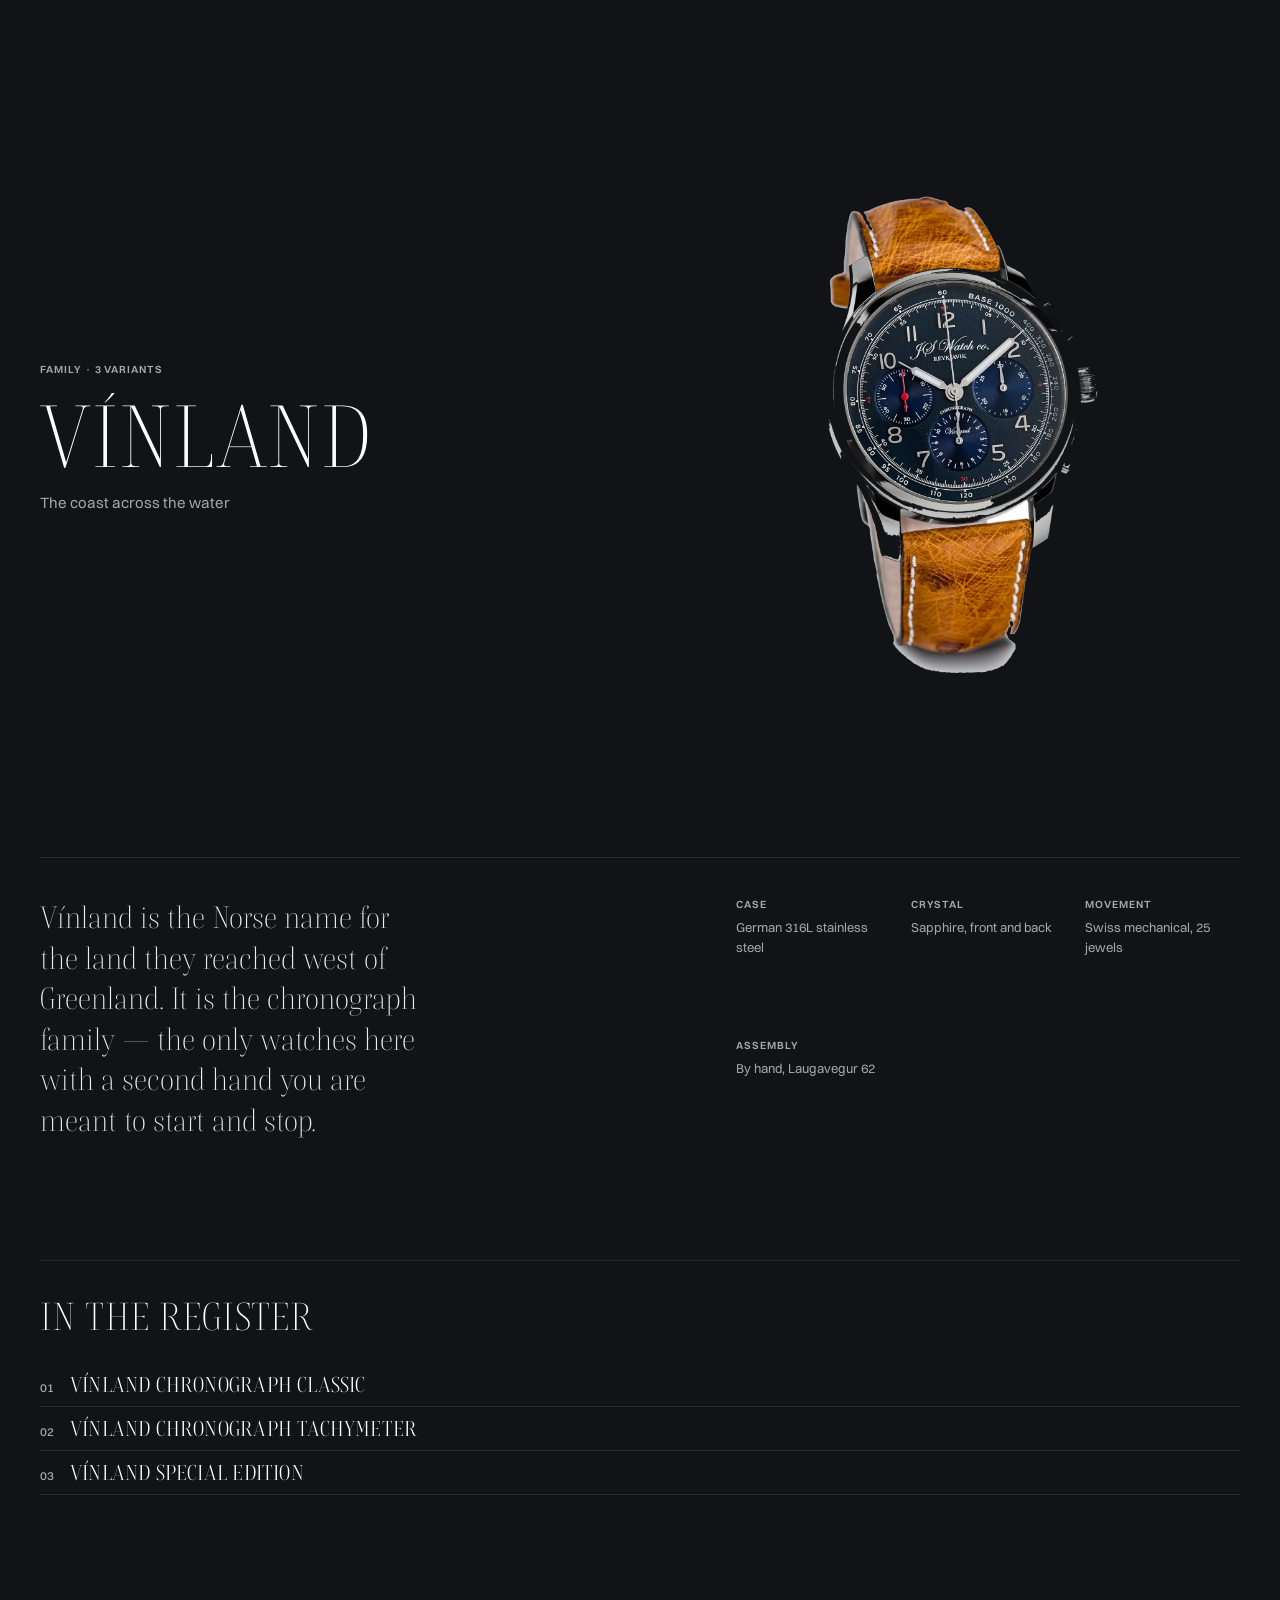
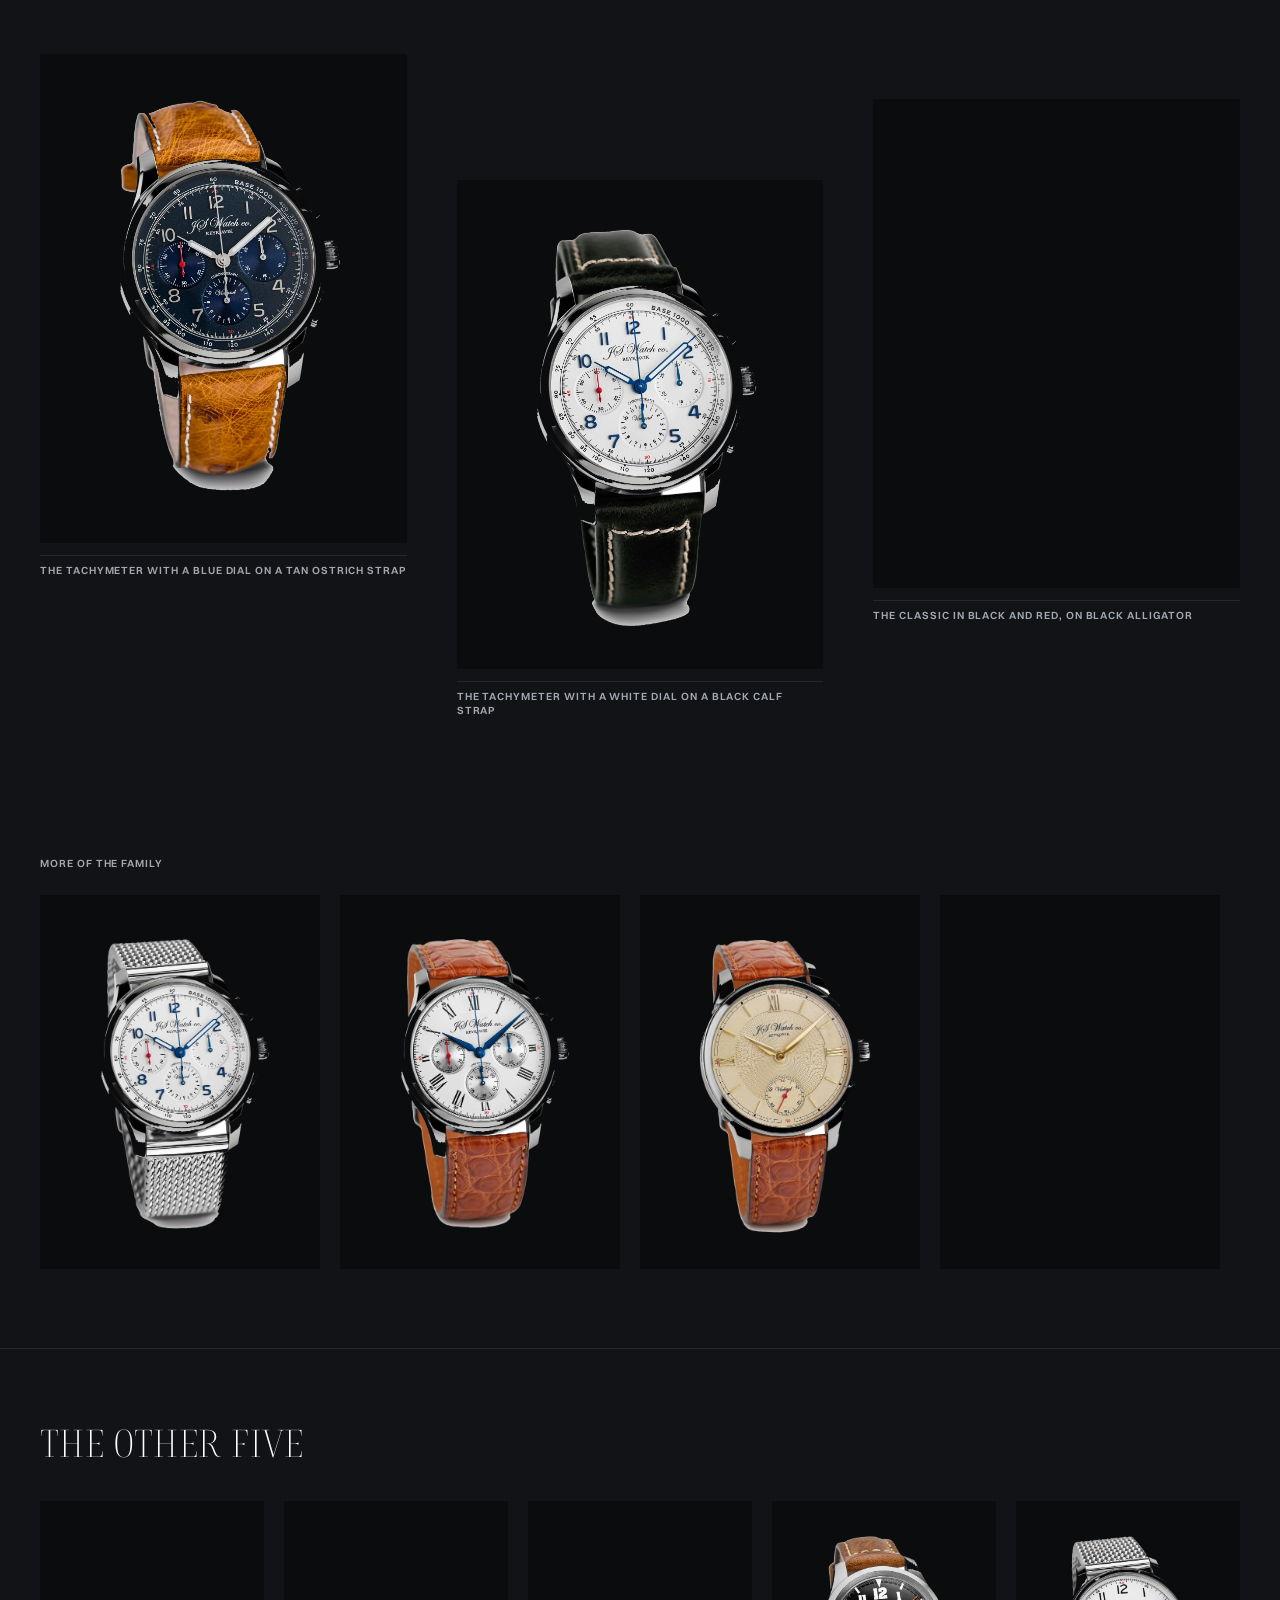
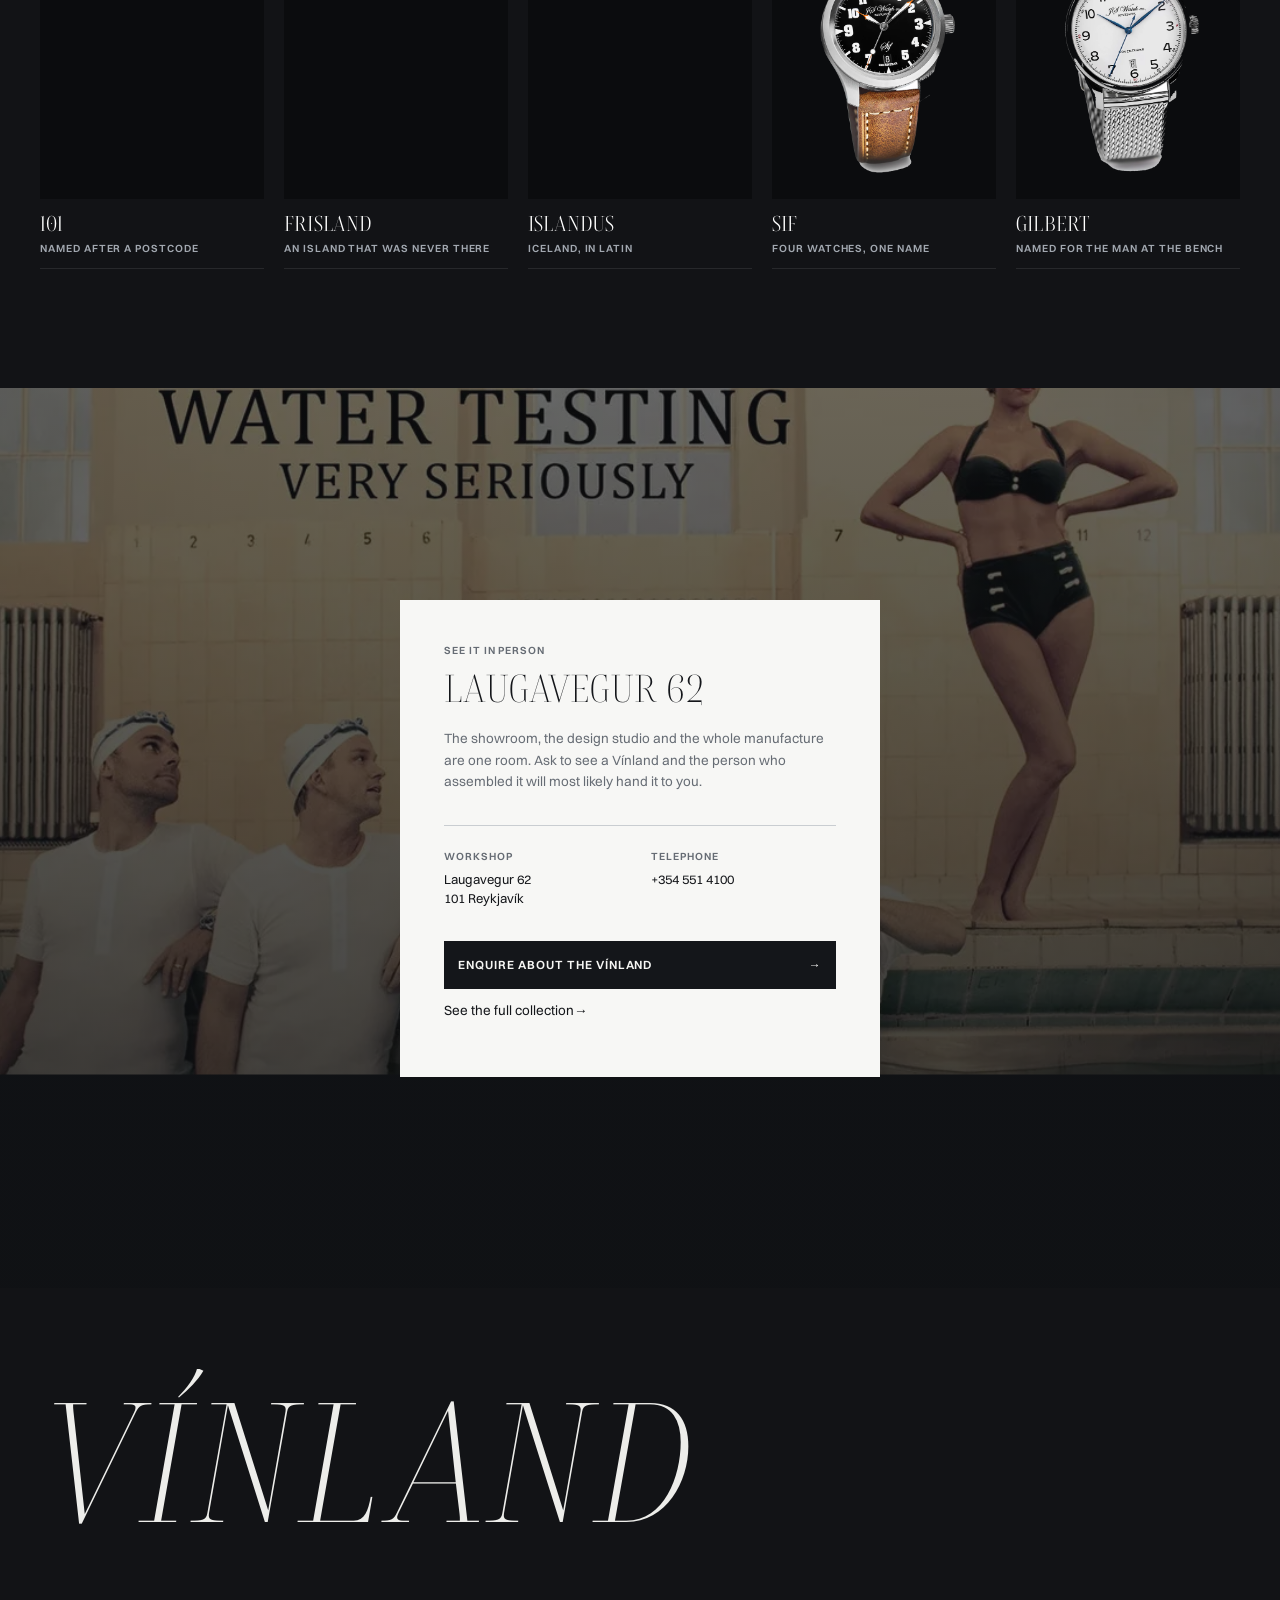
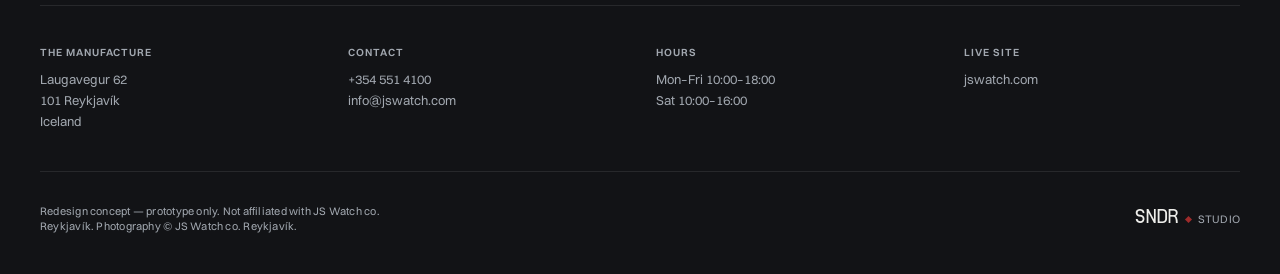
<file: watch-vinland.html>
<!DOCTYPE html>
<html lang="en" class="ui-dark">
<head>
<meta charset="utf-8">
<meta name="viewport" content="width=device-width, initial-scale=1, viewport-fit=cover">
<title>Vínland — JS Watch co. Reykjavík</title>
<meta name="description" content="The coast across the water. Vínland Chronograph Classic, Vínland Chronograph Tachymeter, Vínland Special Edition. Hand assembled in Reykjavík by JS Watch co.">
<meta name="robots" content="noindex,nofollow">
<meta name="theme-color" content="#121316">
<link rel="preload" as="font" type="font/woff2" href="assets/fonts/Boska-Light.woff2" crossorigin>
<link rel="preload" as="font" type="font/woff2" href="assets/fonts/Switzer-Regular.woff2" crossorigin>
<link rel="icon" type="image/svg+xml" href="assets/favicon.svg">
<link rel="icon" type="image/png" sizes="32x32" href="assets/img/favicon-32.png">
<link rel="apple-touch-icon" sizes="180x180" href="assets/img/favicon-180.png">
<link rel="stylesheet" href="styles.css">
<script>try{if(sessionStorage.getItem('jsw-nav')){document.documentElement.classList.add('is-entering');sessionStorage.removeItem('jsw-nav');}}catch(e){}</script>
</head>
<body class="is-watch-page">
<a class="skip-link" href="#main">Skip to content</a>

<div id="page-overlay" class="page-overlay"></div>

<header id="header" class="header ui-dark is-solid">
  <a class="header__brand" href="index.html" aria-label="JS Watch co. Reykjavík — home">
    <span class="header__brand-name">JS WATCH co.</span>
    <span class="header__brand-sub">REYKJAVÍK</span>
  </a>
  <nav class="header__nav" aria-label="Families">
    <a href="watch-101.html" class="text-small">101</a>
    <a href="watch-frisland.html" class="text-small">Frisland</a>
    <a href="watch-islandus.html" class="text-small">Islandus</a>
    <a href="watch-sif.html" class="text-small">SIF</a>
  </nav>
  <a class="header__cta text-small" href="index.html#dial">All six families<span class="header__cta-arrow" aria-hidden="true">→</span></a>
  <button id="menu-toggle" class="header__burger" aria-label="Open menu" aria-expanded="false"><span></span><span></span></button>
</header>

<div id="menu" class="menu" aria-hidden="true">
  <ul class="menu__list">
    <li><a href="watch-101.html" class="h2">101</a></li>
    <li><a href="watch-frisland.html" class="h2">Frisland</a></li>
    <li><a href="watch-islandus.html" class="h2">Islandus</a></li>
    <li><a href="watch-sif.html" class="h2">SIF</a></li>
    <li><a href="watch-vinland.html" class="h2">Vínland</a></li>
    <li><a href="watch-gilbert.html" class="h2">Gilbert</a></li>
    <li><a href="index.html" class="h2">Back to the workshop</a></li>
  </ul>
  <div class="menu__foot">
    <p class="text-small">Laugavegur 62 · 101 Reykjavík</p>
    <p class="text-small">+354 551 4100</p>
  </div>
</div>

<main id="main">

<section class="section section--watch-hero ui-dark" data-hold>
  <div class="l-wh">
    <div class="l-wh__text">
      <p class="text-small" data-reveal="fade-in">Family · 3 variants</p>
      <h1 class="h0" data-reveal="title" data-reveal-delay="180">Vínland</h1>
      <p class="l-wh__tag" data-reveal="text" data-reveal-delay="620">The coast across the water</p>
    </div>
    <div class="l-wh__media" data-reveal="zoom-in slow" data-reveal-delay="260">
      <img class="appear" data-img="f-vinland" data-w="720 1440 2200" alt="Vínland by JS Watch co. Reykjavík" fetchpriority="high" width="720" height="895">
    </div>
  </div>
</section>

<section class="section section--watch-intro ui-dark">
  <div class="l-wintro">
    <p class="l-wintro__lede" data-reveal="text">Vínland is the Norse name for the land they reached west of Greenland. It is the chronograph family — the only watches here with a second hand you are meant to start and stop.</p>
    <dl class="l-wintro__facts" data-reveal-group data-reveal-delay="70">
      <div data-reveal="rise"><dt class="text-small">Case</dt><dd>German 316L stainless steel</dd></div>
      <div data-reveal="rise"><dt class="text-small">Crystal</dt><dd>Sapphire, front and back</dd></div>
      <div data-reveal="rise"><dt class="text-small">Movement</dt><dd>Swiss mechanical, 25 jewels</dd></div>
      <div data-reveal="rise"><dt class="text-small">Assembly</dt><dd>By hand, Laugavegur 62</dd></div>
    </dl>
  </div>
</section>

<section class="section section--watch-variants ui-dark">
  <div class="l-wvar">
    <h2 class="h2" data-reveal="title">In the register</h2>
    <ol class="l-wvar__list" data-reveal-group data-reveal-delay="80">
      <li data-reveal="rise"><span class="l-wvar__n numeral-sm">01</span><span class="l-wvar__name h3">Vínland Chronograph Classic</span></li>
      <li data-reveal="rise"><span class="l-wvar__n numeral-sm">02</span><span class="l-wvar__name h3">Vínland Chronograph Tachymeter</span></li>
      <li data-reveal="rise"><span class="l-wvar__n numeral-sm">03</span><span class="l-wvar__name h3">Vínland Special Edition</span></li>
    </ol>
  </div>
</section>

<section class="section section--watch-gallery ui-dark">
  <div class="l-wgal">
    <figure class="l-wgal__fig l-wgal__fig--1" data-reveal="rise" data-reveal-delay="0">
      <img class="appear" data-img="f-vinland" data-w="720 1440 2200" alt="The Tachymeter with a blue dial on a tan ostrich strap" width="720" height="895">
      <figcaption class="text-small">The Tachymeter with a blue dial on a tan ostrich strap</figcaption>
    </figure>
    <figure class="l-wgal__fig l-wgal__fig--2" data-reveal="rise" data-reveal-delay="90">
      <img class="appear" data-img="v01" data-w="720 1440 2200" alt="The Tachymeter with a white dial on a black calf strap" width="720" height="895">
      <figcaption class="text-small">The Tachymeter with a white dial on a black calf strap</figcaption>
    </figure>
    <figure class="l-wgal__fig l-wgal__fig--3" data-reveal="rise" data-reveal-delay="180">
      <img class="appear" data-img="d13" data-w="720 1440 2200" alt="The Classic in black and red, on black alligator" width="720" height="895">
      <figcaption class="text-small">The Classic in black and red, on black alligator</figcaption>
    </figure>
  </div>
</section>

<section class="section section--watch-strip ui-dark">
  <div class="l-wstrip">
    <p class="text-small" data-reveal="fade-in">More of the family</p>
    <div class="l-wstrip__row">
      <img class="appear" data-img="v02" data-w="720 1440 2200" alt="Vínland variant" width="720" height="895">
      <img class="appear" data-img="v03" data-w="720 1440 2200" alt="Vínland variant" width="720" height="895">
      <img class="appear" data-img="v04" data-w="720 1440 2200" alt="Vínland variant" width="720" height="895">
      <img class="appear" data-img="v05" data-w="720 1440 2200" alt="Vínland variant" width="720" height="895">
    </div>
  </div>
</section>

<section class="section section--watch-others ui-dark">
  <div class="l-wothers">
    <h2 class="h2" data-reveal="title">The other five</h2>
    <div class="l-wothers__grid" data-reveal-group data-reveal-delay="70">
      <a class="l-wothers__card" href="watch-101.html" data-reveal="rise">
        <img class="appear" data-img="f-101" data-w="720 1440 2200" alt="101 by JS Watch co. Reykjavík" width="720" height="895">
        <span class="l-wothers__name h3">101</span>
        <span class="text-small">Named after a postcode</span>
      </a>
      <a class="l-wothers__card" href="watch-frisland.html" data-reveal="rise">
        <img class="appear" data-img="f-frisland" data-w="720 1440 2200" alt="Frisland by JS Watch co. Reykjavík" width="720" height="895">
        <span class="l-wothers__name h3">Frisland</span>
        <span class="text-small">An island that was never there</span>
      </a>
      <a class="l-wothers__card" href="watch-islandus.html" data-reveal="rise">
        <img class="appear" data-img="f-islandus" data-w="720 1440 2200" alt="Islandus by JS Watch co. Reykjavík" width="720" height="895">
        <span class="l-wothers__name h3">Islandus</span>
        <span class="text-small">Iceland, in Latin</span>
      </a>
      <a class="l-wothers__card" href="watch-sif.html" data-reveal="rise">
        <img class="appear" data-img="s01" data-w="720 1440 2200" alt="SIF by JS Watch co. Reykjavík" width="720" height="895">
        <span class="l-wothers__name h3">SIF</span>
        <span class="text-small">Four watches, one name</span>
      </a>
      <a class="l-wothers__card" href="watch-gilbert.html" data-reveal="rise">
        <img class="appear" data-img="f-gilbert" data-w="720 1440 2200" alt="Gilbert by JS Watch co. Reykjavík" width="720" height="895">
        <span class="l-wothers__name h3">Gilbert</span>
        <span class="text-small">Named for the man at the bench</span>
      </a>
    </div>
  </div>
</section>

<section class="section section--visit ui-dark" data-hold>
  <div class="l-visit__bg parallax-image-move">
    <img class="appear" data-img="sundholl" data-w="720 1440" data-parallax-pattern="visitBgMove visitBgScale" alt="A JS Watch advertisement photographed at Sundhöllin swimming pool in Reykjavík" width="720" height="395">
  </div>
  <div class="l-visit__scrim" aria-hidden="true"></div>
  <div class="l-visit__inner" data-parallax-pattern="visitScreen">
    <article class="l-visit__card ui-light">
      <p class="text-small">See it in person</p>
      <h2 class="h2">Laugavegur 62</h2>
      <p class="l-visit__body">The showroom, the design studio and the whole manufacture are one room. Ask to see a Vínland and the person who assembled it will most likely hand it to you.</p>
      <dl class="l-visit__facts">
        <div><dt class="text-small">Workshop</dt><dd>Laugavegur 62<br>101 Reykjavík</dd></div>
        <div><dt class="text-small">Telephone</dt><dd><a href="tel:+3545514100">+354 551 4100</a></dd></div>
      </dl>
      <a class="l-visit__cta" href="mailto:info@jswatch.com?subject=Enquiry%20about%20the%20V%C3%ADnland"><span>Enquire about the Vínland</span><span class="l-visit__cta-arrow" aria-hidden="true">→</span></a>
      <a class="l-visit__second" href="https://www.jswatch.com/" target="_blank" rel="noopener">See the full collection<span aria-hidden="true"> →</span></a>
    </article>
  </div>
</section>

</main>

<footer class="footer ui-dark">
  <div class="footer__headline"><h2 class="footer__big h0 footer__big--family" id="footer-big">Vínland</h2></div>
  <div class="footer__cols">
    <div class="footer__col"><p class="text-small">The manufacture</p><p>Laugavegur 62<br>101 Reykjavík<br>Iceland</p></div>
    <div class="footer__col"><p class="text-small">Contact</p><p><a href="tel:+3545514100">+354 551 4100</a><br><a href="mailto:info@jswatch.com">info@jswatch.com</a></p></div>
    <div class="footer__col"><p class="text-small">Hours</p><p>Mon–Fri 10:00–18:00<br>Sat 10:00–16:00</p></div>
    <div class="footer__col"><p class="text-small">Live site</p><p><a href="https://www.jswatch.com/" target="_blank" rel="noopener">jswatch.com</a></p></div>
  </div>
  <div class="footer__base">
    <p class="text-small">Redesign concept — prototype only. Not affiliated with JS Watch co. Reykjavík. Photography © JS Watch co. Reykjavík.</p>
    <a class="footer__credit" href="index.html" aria-label="SNDR Studio">
      <span class="footer__credit-mark">SNDR</span>
      <span class="footer__credit-diamond" aria-hidden="true"></span>
      <span class="footer__credit-studio text-small">STUDIO</span>
    </a>
  </div>
</footer>

<div id="scrollbar" class="c-scrollbar"><div class="c-scrollbar__thumb"></div></div>
<div id="scroll-cue" class="scroll-cue" aria-hidden="true"><span class="scroll-cue__line"></span><span class="scroll-cue__text text-small">Scroll</span></div>
<div id="cursor" class="cursor" aria-hidden="true">
  <svg class="cursor__ring" viewBox="0 0 128 128"><circle class="cursor__bar" cx="64" cy="64" r="59"/></svg>
  <span class="cursor__label" id="cursor-label">View</span>
</div>

<script type="module" src="app.js"></script>
</body>
</html>
</file>
<file: styles.css>
@charset "UTF-8";
/* ═══════════════════════════════════════════════════════════════
   JS WATCH co. REYKJAVÍK
   Second build on the Hótel Holt engine. Machinery inherited,
   every token re-derived. See DESIGN.md.
   ═══════════════════════════════════════════════════════════════ */

/* ---------- fonts ---------- */
@font-face{font-family:Boska;src:url(assets/fonts/Boska-Light.woff2) format("woff2");font-weight:300;font-style:normal;font-display:swap}
@font-face{font-family:Boska;src:url(assets/fonts/Boska-LightItalic.woff2) format("woff2");font-weight:300;font-style:italic;font-display:swap}
@font-face{font-family:Boska;src:url(assets/fonts/Boska-Regular.woff2) format("woff2");font-weight:400;font-style:normal;font-display:swap}
@font-face{font-family:Boska;src:url(assets/fonts/Boska-Medium.woff2) format("woff2");font-weight:500;font-style:normal;font-display:swap}
@font-face{font-family:Switzer;src:url(assets/fonts/Switzer-Regular.woff2) format("woff2");font-weight:400;font-style:normal;font-display:swap}
@font-face{font-family:Switzer;src:url(assets/fonts/Switzer-Medium.woff2) format("woff2");font-weight:500;font-style:normal;font-display:swap}
@font-face{font-family:Switzer;src:url(assets/fonts/Switzer-Semibold.woff2) format("woff2");font-weight:600;font-style:normal;font-display:swap}
@font-face{font-family:Blackbird;src:url(assets/fonts/ProjektBlackbirdIS.otf) format("opentype");font-weight:400;font-style:normal;font-display:swap}

/* ---------- tokens ---------- */
:root{
  --c-opaline:#EDEDEA;
  --c-paper:#F7F7F5;
  --c-ink:#14161A;
  --c-steel:#666C74;
  --c-hairline:#C9CDD1;
  --c-blued:#2A4A7F;
  --c-blued-lift:#3C63A0;
  --c-ruby:#9E2B2B;
  --c-brass:#B08D57;
  --c-ice:#A8C4EA;

  --spacing:20px;
  --font-serif:Boska,"Iowan Old Style",Georgia,serif;
  --font-sans:Switzer,-apple-system,BlinkMacSystemFont,"Segoe UI",Helvetica,Arial,sans-serif;

  --ease-house:cubic-bezier(.7,0,.3,1);
  --ease-title:cubic-bezier(.29,.52,.5,1);
  --ease-slide:cubic-bezier(.29,.73,.45,1);
  --d-fast:.2s; --d-normal:.4s; --d-slow:1s; --d-block:1.6s;

  color-scheme:dark;
}
@media (min-width:1440px) and (min-height:700px){:root{--spacing:30px}}
@media (min-width:2400px){:root{--spacing:40px}}

.ui-light{
  --t-background:var(--c-opaline); --t-background-alt:var(--c-paper);
  --t-text:var(--c-ink); --t-heading:var(--c-ink);
  --t-primary:var(--c-steel); --t-primary-alt:rgba(20,22,26,.55);
  --t-line:rgba(20,22,26,.16); --t-line-alt:rgba(20,22,26,.09);
  --t-small:var(--c-steel); --t-accent:var(--c-blued);
}
.ui-dark{
  --t-background:#121316; --t-background-alt:#0B0C0E;
  --t-text:#EDEDEA; --t-heading:#fff;
  --t-primary:#A2A8B0; --t-primary-alt:rgba(255,255,255,.62);
  --t-line:rgba(255,255,255,.16); --t-line-alt:rgba(255,255,255,.09);
  --t-small:#A2A8B0; --t-accent:var(--c-ice);
}

/* ---------- reset ---------- */
*,*::before,*::after{box-sizing:border-box}
html{font-size:10px;-webkit-text-size-adjust:100%;scroll-behavior:auto}
@media (min-width:2400px){html{font-size:13px}}
body{margin:0;background:#121316;color:#EDEDEA;
  font-family:var(--font-sans);font-size:1.35rem;line-height:1.5;font-weight:400;
  -webkit-font-smoothing:antialiased;-moz-osx-font-smoothing:grayscale;
  overflow-x:clip;overscroll-behavior:none}
img,svg,video{display:block;max-width:100%}
img{height:auto}
a{color:inherit;text-decoration:none}
button{font:inherit;color:inherit;background:none;border:0;cursor:pointer}
ul,ol,dl,dd{margin:0;padding:0;list-style:none}
p,h1,h2,h3,h4,figure,blockquote{margin:0}
:focus-visible{outline:2px solid var(--c-blued);outline-offset:3px;border-radius:2px}
.ui-dark :focus-visible{outline-color:#8FB0E4}

/* ---------- type ---------- */
.h0,.h1,.h2,.h3{font-family:var(--font-serif);font-weight:300;color:var(--t-heading);
  letter-spacing:.01em;text-transform:uppercase}
.h0{font-size:4.4rem;line-height:1.02}
.h1{font-size:3.4rem;line-height:1.06}
.h2{font-size:2.6rem;line-height:1.08}
.h3{font-size:1.9rem;line-height:1.2;font-weight:400}
@media (min-width:768px){
  .h0{font-size:8.6rem} .h1{font-size:5.6rem} .h2{font-size:3.8rem} .h3{font-size:2.1rem}
}
@media (min-width:1920px){
  .h0{font-size:10.8rem} .h1{font-size:7.4rem} .h2{font-size:4.8rem} .h3{font-size:2.6rem}
}
/* leading-trim, re-measured for Boska (its cap height and descender differ from
   Zodiak; the Holt values ghosted the baseline here) */
.h0::before,.h1::before,.h2::before,.h3::before{content:"";display:block;height:0;margin-top:-.115em}
.h0::after,.h1::after,.h2::after,.h3::after{content:"";display:block;height:0;margin-bottom:-.125em}

/* The script replacement: numerals carry the emphasis Pinyon used to. */
.numeral,.numeral-sm{font-family:var(--font-sans);font-weight:500;
  font-variant-numeric:tabular-nums;font-feature-settings:"tnum" 1;color:var(--t-heading)}
.numeral{font-size:4rem;line-height:1;letter-spacing:-.02em}
.numeral-sm{font-size:2.4rem;line-height:1;letter-spacing:-.01em}
@media (min-width:768px){.numeral{font-size:7rem}}
@media (min-width:1920px){.numeral{font-size:9rem}}

.text-small{font-family:var(--font-sans);font-size:1.05rem;font-weight:600;
  line-height:1.36;letter-spacing:.09em;text-transform:uppercase;color:var(--t-small)}

/* ---------- reveal contract (matches app.js) ---------- */
.section [data-reveal]:not([data-reveal-visible]),
.footer [data-reveal]:not([data-reveal-visible]){opacity:.005;pointer-events:none}
.line-wrap{display:block;overflow:hidden;clip-path:polygon(0 -17%,105% -17%,105% 110%,0 110%);padding:0 .1em;margin:0 -.1em}
.line{display:block;transform-origin:0 0}
.text-center .line{transform-origin:50% 0}
.word{display:inline-block}
.char{display:inline-block;will-change:transform,opacity}
.whitespace{display:inline-block;width:.25em}

.animation--title--inactive .line{transform:translateY(120%) scale(1.25)}
.animation--title--inactive .char{opacity:0;transform:translateY(calc(var(--char-index) * 10%)) rotate(2deg)}
.animation--title .line{transition:transform 1.4s var(--ease-title)}
.animation--title .char{transition:opacity 1.4s var(--ease-title),transform 1.4s var(--ease-title);transition-delay:calc(var(--char-index) * 20ms + var(--line-char-offset,0) * 20ms * 1.85)}
.animation--title--active .line{transform:none}
.animation--title--active .char{opacity:1;transform:none}

.animation--text .word{transition:opacity var(--d-slow) var(--ease-house);transition-delay:calc(var(--line-index) * 40ms)}
.animation--text--inactive .word{opacity:0}
.animation--text--active .word{opacity:1}

.animation--rise{transition:opacity .8s var(--ease-house),transform .8s var(--ease-house)}
.animation--rise--inactive{opacity:0;transform:translateY(22px)}
.animation--rise--active{opacity:1;transform:none}

.animation--fade-in{transition:opacity var(--d-normal) var(--ease-house)}
.animation--fade-in--inactive{opacity:0}
.animation--fade-in--active{opacity:1}
.animation--zoom-in{transition:transform var(--d-normal) var(--ease-house)}
.animation--zoom-in--inactive{transform:scale(1.08)}
.animation--zoom-in--active{transform:scale(1)}
.animation--slide-in-top{overflow:hidden}
.animation--slide-in-top .header__row{transition:transform var(--d-normal) var(--ease-house)}
.animation--slide-in-top--inactive .header__row{transform:translateY(-100%)}
.animation--slide-in-top--active .header__row{transform:none}
.animation--slide-in{transition:opacity var(--d-slow) var(--ease-slide),transform var(--d-slow) var(--ease-slide)}
.animation--slide-in--inactive{opacity:0;transform:translateY(60px)}
.animation--slide-in--active{opacity:1;transform:none}
.animation--fast,.animation--fast>*{transition-duration:var(--d-fast)!important}
.animation--slow,.animation--slow>*{transition-duration:var(--d-slow)!important}
.animation--block,.animation--block>*{transition-duration:var(--d-block)!important}
.disable-transitions,.disable-transitions *{transition:none!important}

/* ---------- layout primitives (inherited geometry) ---------- */
.section{position:relative;display:flow-root;background:var(--t-background);color:var(--t-text)}
.section:not(:first-child){margin-top:-1px}

.sticky{display:grid;grid-template-areas:"sticky_content";grid-template-columns:minmax(0,1fr);grid-auto-rows:1fr}
.sticky__layer{grid-area:sticky_content;align-self:start;width:100%;min-width:0}
.sticky__layer.sticky__layer--sticky{position:sticky;top:0;contain:content}
.sticky--full-height>.sticky__layer--sticky{height:100svh}
.sticky--under-previous{margin-top:-100svh}
.sticky--under-next{margin-bottom:-100svh}
.sticky--under-previous.sticky--under-next{clip-path:inset(100svh 0 0);margin-top:-200svh}

.parallax-image-move{overflow:hidden}
.parallax-image-move img{width:100%;height:120%;object-fit:cover;margin-bottom:-16.67%}
.appear{opacity:0;transition:opacity 1s var(--ease-house)}
.appear.is-loaded{opacity:1}

/* ═══════════════ PRELOADER ═══════════════ */
.preloader{position:fixed;inset:0;z-index:200;background:#121316;
  display:grid;place-items:center;transition:opacity .9s var(--ease-house)}
.preloader.is-done{opacity:0}
.preloader.is-removed{display:none}
.preloader__inner{display:flex;flex-direction:column;align-items:center;gap:calc(var(--spacing) * 1.4)}
.preloader__mark{text-align:center}
.preloader__name{display:block;font-family:var(--font-serif);font-size:2.6rem;font-weight:300;letter-spacing:.04em;color:#EDEDEA;font-style:italic}
.preloader__place{display:block;font-family:var(--font-sans);font-size:1rem;font-weight:600;letter-spacing:.34em;color:#A2A8B0;margin-top:.6em;padding-left:.34em}
.preloader__line{position:relative;width:180px;height:1px;background:rgba(255,255,255,.16);overflow:hidden}
.preloader__fill{position:absolute;inset:0;background:#EDEDEA;transform:scaleX(0);transform-origin:0 50%}
.preloader__count{font-family:var(--font-sans);font-size:1.1rem;font-weight:500;font-variant-numeric:tabular-nums;color:#A2A8B0;letter-spacing:.06em}
.preloader__pct{margin-left:.15em}

/* ═══════════════ CURTAIN ═══════════════ */
.page-overlay{position:fixed;inset:0;z-index:190;background:#121316;
  opacity:0;pointer-events:none;transition:opacity .38s var(--ease-house)}
.page-overlay.is-on{opacity:1;pointer-events:auto}
.is-entering .page-overlay{opacity:1}

/* ═══════════════ HEADER ═══════════════ */
.header{position:fixed;top:0;left:0;right:0;z-index:120;
  display:flex;align-items:center;gap:calc(var(--spacing) * 1.5);
  padding:calc(var(--spacing) * .9) var(--spacing);
  color:var(--t-text);mix-blend-mode:normal;
  transition:transform .5s var(--ease-house),background-color .4s var(--ease-house),color .4s var(--ease-house)}
.header.is-hidden{transform:translateY(-102%)}
.header.is-solid{background:color-mix(in srgb,var(--t-background) 88%,transparent);backdrop-filter:blur(14px)}
.header__brand{display:flex;flex-direction:column;line-height:1;margin-right:auto}
.header__brand-name{font-family:var(--font-serif);font-size:1.9rem;font-weight:300;letter-spacing:.03em;font-style:italic}
.header__brand-sub{font-family:var(--font-sans);font-size:.85rem;font-weight:600;letter-spacing:.3em;color:var(--t-small);margin-top:.5em;padding-left:.3em}
.header__nav{display:none;gap:calc(var(--spacing) * 1.3)}
.header__nav a{position:relative;padding:.4em 0}
.header__nav a::after{content:"";position:absolute;left:0;right:0;bottom:0;height:1px;background:currentColor;transform:scaleX(0);transform-origin:100% 50%;transition:transform .4s var(--ease-house)}
.header__nav a:hover::after{transform:scaleX(1);transform-origin:0 50%}
.header__cta{display:none;align-items:center;gap:.6em;color:var(--t-text)}
.header__cta-arrow{transition:transform .4s var(--ease-house)}
.header__cta:hover .header__cta-arrow{transform:translateX(4px)}
.header__burger{display:flex;flex-direction:column;justify-content:center;gap:5px;width:34px;height:34px;align-items:flex-end}
.header__burger span{display:block;height:1px;background:currentColor;transition:width .3s var(--ease-house),transform .3s var(--ease-house)}
.header__burger span:first-child{width:22px}
.header__burger span:last-child{width:14px}
.header__burger:hover span:last-child{width:22px}
.is-menu-open .header__burger span:first-child{transform:translateY(3px) rotate(45deg)}
.is-menu-open .header__burger span:last-child{width:22px;transform:translateY(-3px) rotate(-45deg)}
@media (min-width:1024px){
  .header__nav{display:flex}
  .header__cta{display:flex}
  .header__burger{display:none}
}

/* ═══════════════ MENU ═══════════════ */
.menu{position:fixed;inset:0;z-index:110;background:#121316;
  display:flex;flex-direction:column;justify-content:center;gap:var(--spacing);
  padding:calc(var(--spacing) * 5) var(--spacing) calc(var(--spacing) * 2);
  clip-path:inset(0 0 100% 0);transition:clip-path .8s var(--ease-house);pointer-events:none}
.is-menu-open .menu{clip-path:inset(0 0 0 0);pointer-events:auto}
.menu__list li{overflow:hidden}
.menu__list a{display:block;padding:.16em 0;transform:translateY(105%);
  transition:transform .7s var(--ease-house),color .3s var(--ease-house)}
.menu__list a:hover{color:var(--c-blued)}
.is-menu-open .menu__list a{transform:none}
.menu__list li:nth-child(1) a{transition-delay:.10s}
.menu__list li:nth-child(2) a{transition-delay:.15s}
.menu__list li:nth-child(3) a{transition-delay:.20s}
.menu__list li:nth-child(4) a{transition-delay:.25s}
.menu__list li:nth-child(5) a{transition-delay:.30s}
.menu__list li:nth-child(6) a{transition-delay:.35s}
.menu__list li:nth-child(7) a{transition-delay:.40s}
.menu__foot{margin-top:auto;display:flex;flex-wrap:wrap;gap:var(--spacing);
  padding-top:var(--spacing);border-top:1px solid var(--t-line-alt)}

/* ═══════════════ SCROLLBAR / CUE / CURSOR ═══════════════ */
.c-scrollbar{position:fixed;top:0;right:0;width:11px;height:100%;z-index:130;opacity:0;transition:opacity .3s}
.c-scrollbar:hover,.has-scroll-scrolling .c-scrollbar{opacity:1}
.c-scrollbar__thumb{position:absolute;top:0;right:4px;width:2px;background:#EDEDEA;
  opacity:.42;transform-origin:100% 50%;transition:opacity .3s}
.c-scrollbar:hover .c-scrollbar__thumb{opacity:.75}

.scroll-cue{position:fixed;left:50%;bottom:calc(var(--spacing) * 1.4);z-index:100;
  transform:translateX(-50%);display:flex;flex-direction:column;align-items:center;gap:.7em;
  opacity:0;transition:opacity .6s var(--ease-house);pointer-events:none}
.scroll-cue.is-on{opacity:1}
.scroll-cue__line{width:1px;height:34px;background:currentColor;opacity:.5;
  animation:jsw-cue 2.2s var(--ease-house) infinite;transform-origin:50% 0}
.scroll-cue__text{color:currentColor}
.scroll-cue.is-light{color:var(--c-ink)}
@keyframes jsw-cue{0%{transform:scaleY(0)}45%{transform:scaleY(1)}100%{transform:scaleY(0);transform-origin:50% 100%}}

.cursor{position:fixed;top:0;left:0;z-index:140;width:96px;height:96px;margin:-48px 0 0 -48px;
  display:grid;place-items:center;pointer-events:none;opacity:0;transform:scale(.6);
  transition:opacity .3s var(--ease-house),transform .4s var(--ease-house);mix-blend-mode:normal}
.cursor.is-visible{opacity:1;transform:scale(1)}
.cursor__ring{position:absolute;inset:0;width:100%;height:100%;transform:rotate(-90deg)}
.cursor__bar{fill:none;stroke:#EDEDEA;stroke-width:1;
  stroke-dasharray:370.7;stroke-dashoffset:370.7;transition:stroke-dashoffset .5s var(--ease-house)}
.cursor__label{font-family:var(--font-sans);font-size:1rem;font-weight:600;letter-spacing:.1em;
  text-transform:uppercase;color:#EDEDEA;text-align:center;line-height:1.2;max-width:74px}

/* ═══════════════ 1 · HERO ═══════════════ */
.intro{position:relative;height:100svh;overflow:hidden;color:#fff}
.intro__media{position:absolute;inset:0}
.intro__img{width:100%;height:120%;object-fit:cover;margin-bottom:-16.67%}
.intro__scrim{position:absolute;inset:0;pointer-events:none;
  background:
    radial-gradient(120% 90% at 30% 40%,rgba(8,10,14,.30) 0%,rgba(8,10,14,.58) 62%,rgba(8,10,14,.72) 100%),
    linear-gradient(to bottom,rgba(8,10,14,.46) 0%,rgba(8,10,14,.18) 34%,rgba(8,10,14,.30) 62%,rgba(8,10,14,.66) 100%)}
.intro__content{position:relative;height:100%;display:flex;flex-direction:column;justify-content:flex-end;
  padding:0 var(--spacing) calc(var(--spacing) * 4);max-width:calc(83.333vw)}
.intro__eyebrow{color:rgba(255,255,255,.86)}
.intro__title{color:#fff;margin-top:.5em;max-width:16ch;
  text-shadow:0 1px 40px rgba(8,10,14,.42)}
.intro__meta{display:flex;flex-wrap:wrap;align-items:flex-end;gap:calc(var(--spacing) * 1.6);margin-top:calc(var(--spacing) * 1.5)}
.intro__lede{max-width:52rem;color:rgba(255,255,255,.9);font-size:1.4rem;line-height:1.55}
.intro__since{display:flex;flex-direction:column;gap:.5em}
.intro__since .numeral-sm{color:#fff}
.intro__since-label{color:rgba(255,255,255,.7)}
.intro__credit{position:absolute;right:var(--spacing);bottom:calc(var(--spacing) * 1.2);
  color:rgba(255,255,255,.6);display:none}
@media (min-width:768px){
  .intro__content{padding-bottom:calc(var(--spacing) * 5)}
  .intro__credit{display:block}
}


/* the head lives INSIDE the pin: head, watch and list are one composition, so the
   chapter never renders as a title floating above a half-cropped watch */
  grid-template-columns:minmax(0,1fr);grid-template-rows:auto minmax(0,1fr);
  grid-template-areas:"head" "watch";
  align-items:center;gap:var(--spacing);
  padding:calc(var(--spacing) * 5) var(--spacing) calc(var(--spacing) * 3)}
  transition:transform 1.1s var(--ease-house);transform-origin:50% 50%}
  color:var(--t-primary-alt);transition:color .5s var(--ease-house),opacity .5s var(--ease-house);opacity:.5}
  border-top:1px solid var(--t-line-alt)}
@media (min-width:768px){
    grid-template-rows:auto minmax(0,1fr);
    grid-template-areas:"head head" "watch list";
    align-items:center;padding:calc(var(--spacing) * 3.6) calc(var(--spacing) * 2) calc(var(--spacing) * 2.6)}
}

/* ═══════════════ 3 · MOVEMENT ═══════════════ */
.section--caliber{position:relative;min-height:100svh;display:grid;align-items:center;overflow:hidden}
.l-caliber__bg{position:absolute;inset:0}
.l-caliber__bg img{width:100%;height:100%;object-fit:cover}
.l-caliber__scrim{position:absolute;inset:0;
  background:linear-gradient(105deg,rgba(15,17,20,.90) 0%,rgba(15,17,20,.72) 46%,rgba(15,17,20,.42) 100%)}
.l-caliber__content{position:relative;padding:calc(var(--spacing) * 6) var(--spacing);max-width:min(92vw,86rem)}
.l-caliber__content .h1{margin-top:.45em}
.l-caliber__facts{display:flex;flex-wrap:wrap;gap:calc(var(--spacing) * 2);margin-top:calc(var(--spacing) * 2.4)}
.l-caliber__fact{display:flex;flex-direction:column;gap:.6em;min-width:150px}
.l-caliber__fact .numeral-sm{color:var(--c-brass)}
.l-caliber__body{margin-top:calc(var(--spacing) * 2);max-width:58rem;color:var(--t-primary);font-size:1.45rem;line-height:1.62}
@media (min-width:768px){.l-caliber__content{padding:calc(var(--spacing) * 6) calc(var(--spacing) * 3)}}

/* ═══════════════ 4 · THESIS BAND ═══════════════ */
.l-band{position:relative;height:100svh;overflow:hidden;display:grid;place-items:center;text-align:center}
.l-band__bg{position:absolute;inset:0}
.l-band__bg img{width:100%;height:100%;object-fit:cover}
.l-band__bg img.is-loaded{opacity:.42}
.l-band__content{position:relative;padding:0 var(--spacing);max-width:min(92vw,90rem)}
.l-band__sub{margin-top:calc(var(--spacing) * 1.4);color:var(--t-primary);font-size:1.45rem}

/* ═══════════════ 5 · THE DIAL ═══════════════ */

.l-dial{height:100svh;overflow:hidden}
.l-dial__head{position:absolute;top:calc(var(--spacing) * 5);left:var(--spacing);z-index:3}
.l-dial__head .h1{margin-top:.4em}
.l-dial__stage{position:absolute;inset:0;display:none;place-items:center}
.l-dial__furniture{position:absolute;top:50%;left:50%;width:var(--dial-size);height:var(--dial-size);
  transform:translate(-50%,-50%)}
.l-dial__track{fill:none;stroke:var(--t-line);stroke-width:1;vector-effect:non-scaling-stroke}
.l-dial__track--inner{stroke:var(--t-line-alt)}
.l-dial__ticks line{stroke:var(--t-small);stroke-width:1;vector-effect:non-scaling-stroke;opacity:.5}
.l-dial__ticks line.is-major{stroke:var(--t-heading);opacity:.85}
.l-dial__index{position:absolute;top:calc(50% - var(--dial-size) / 2 - 2px);left:50%;
  transform:translate(-50%,-100%);z-index:4;text-align:center}
.l-dial__index-mark{font-family:var(--font-sans);font-size:1.5rem;font-weight:600;
  font-variant-numeric:tabular-nums;color:var(--c-ruby);letter-spacing:.02em}
.l-dial__index::after{content:"";display:block;width:1px;height:16px;margin:6px auto 0;background:var(--c-ruby)}
.l-dial__ring{position:absolute;top:50%;left:50%;width:0;height:0;z-index:2}
.l-dial__seat{position:absolute;top:0;left:0;width:0;height:0}
.l-dial__card{position:absolute;width:var(--card-w);height:var(--card-h);
  transform-origin:50% 50%;margin-left:calc(var(--card-w) / -2);margin-top:calc(var(--card-h) / -2);
  display:flex;flex-direction:column;align-items:center;gap:.5em;cursor:pointer;
  background:none;border:0;padding:0}
.l-dial__card img{width:100%;height:76%;object-fit:contain;
  transition:transform .7s var(--ease-house),filter .7s var(--ease-house);
  filter:grayscale(.28) contrast(.96);transform:scale(.86)}
.l-dial__card.is-active img{filter:none;transform:scale(1)}
.l-dial__card-name{font-family:var(--font-serif);font-size:1.7rem;font-weight:300;
  text-transform:uppercase;letter-spacing:.02em;color:var(--t-primary-alt);
  transition:color .5s var(--ease-house)}
.l-dial__card.is-active .l-dial__card-name{color:var(--t-heading)}
.l-dial__hub{position:absolute;top:50%;left:50%;transform:translate(-50%,-50%);z-index:3;
  width:min(34rem,30vw);text-align:center;pointer-events:none}
.l-dial__hub-name{margin:.35em 0 .5em}
.l-dial__hub-note{color:var(--t-primary);font-size:1.25rem;line-height:1.55}
.l-dial__hub-cta{margin-top:calc(var(--spacing) * 1.1);color:var(--t-accent)}
.l-dial__mobile{position:relative;height:100%;display:flex;flex-direction:column;
  justify-content:center;gap:calc(var(--spacing) * 1.5);padding:calc(var(--spacing) * 4) 0 calc(var(--spacing) * 3)}
.l-dial__mobile-head{padding:0 var(--spacing)}
.l-dial__mobile-head .h2{margin-top:.4em}
.l-dial__mrail{display:flex;gap:var(--spacing);overflow-x:auto;scroll-snap-type:x mandatory;
  -webkit-overflow-scrolling:touch;padding:0 var(--spacing);scrollbar-width:none}
.l-dial__mrail::-webkit-scrollbar{display:none}
.l-dial__mcard{flex:0 0 68vw;scroll-snap-align:center;display:flex;flex-direction:column;gap:.9em;
  background:var(--c-paper);border:1px solid var(--t-line-alt);padding:var(--spacing);min-height:44px}
.l-dial__mcard img{width:100%;height:38svh;object-fit:contain}
.l-dial__mcard-name{font-family:var(--font-serif);font-size:2.2rem;font-weight:300;text-transform:uppercase}
.l-dial__mcard-note{color:var(--t-primary);font-size:1.25rem;line-height:1.5}
@media (min-width:768px){
  .l-dial__stage{display:grid}
  .l-dial__mobile{display:none}
  .l-dial__head{left:calc(var(--spacing) * 2)}
}

/* ═══════════════ 6 · THE BENCH ═══════════════ */
.section--bench{background:#181B20}
.l-bench__pan{height:100svh;overflow:hidden}
.l-bench__pan img{width:100%;height:132%;object-fit:cover;will-change:transform}
.l-bench__scrim{position:absolute;inset:0;background:
  radial-gradient(ellipse 76% 62% at 62% 46%,rgba(9,10,12,.10),rgba(9,10,12,.60) 74%,rgba(9,10,12,.80) 100%),
  linear-gradient(to right,rgba(9,10,12,.74) 0%,rgba(9,10,12,.30) 52%,rgba(9,10,12,.56) 100%)}
.l-bench__cardwrap{height:100svh;display:grid;place-items:center;padding:var(--spacing);pointer-events:none}
.l-bench__card{background:var(--c-paper);color:var(--c-ink);
  width:min(620px,88vw);pointer-events:auto;transform-origin:50% 50%;
  overflow:hidden;will-change:transform,clip-path}
.l-bench__cardinner{padding:calc(var(--spacing) * 1.6)}
.l-bench__title{margin:.4em 0 .7em}
.l-bench__card .h2{margin:.4em 0 .7em}
.l-bench__card>p{color:var(--c-steel);font-size:1.35rem;line-height:1.6}
.l-bench__people{margin-top:calc(var(--spacing) * 1.4);border-top:1px solid var(--c-hairline)}
.l-bench__people li{display:flex;flex-direction:column;gap:.2em;padding:.75em 0;border-bottom:1px solid var(--c-hairline)}
.l-bench__person{font-family:var(--font-serif);font-size:1.7rem;font-weight:400}
.l-bench__note{margin-top:calc(var(--spacing) * 1.1);color:var(--c-steel)}
@media (min-width:768px){
  .l-bench__cardwrap{place-items:center start;padding-left:calc(var(--spacing) * 4)}
  .l-bench__cardinner{padding:calc(var(--spacing) * 2)}
}

  width:min(90vw,110rem);text-align:center;pointer-events:none;
  font-family:var(--font-serif);font-weight:300;text-transform:uppercase;letter-spacing:.01em;
  font-size:clamp(3.2rem,6.4vw,9.2rem);line-height:1.02;color:var(--t-heading)}
  justify-content:flex-end;gap:calc(var(--spacing) * 2);
  padding-bottom:calc(var(--spacing) * 4);overflow:hidden;min-width:0}
  padding:0 var(--spacing);will-change:transform;min-width:0}
  gap:.9em;height:34svh;padding-bottom:1em;border-bottom:1px solid var(--t-line);min-width:280px}

  gap:calc(var(--spacing) * 1.6);overflow:hidden;min-width:0}
  padding:0 var(--spacing);cursor:grab;will-change:transform;min-width:0}
  padding-top:.8em;border-top:1px solid var(--t-line-alt)}
@media (max-width:767px){
    cursor:default;scrollbar-width:none}
}

  vector-effect:non-scaling-stroke;stroke-linecap:round;opacity:0;transition:opacity .5s var(--ease-house),stroke-dashoffset 1.5s var(--ease-house)}
  display:flex;flex-direction:column;align-items:center;gap:.5em;
  opacity:.32;transition:opacity .5s var(--ease-house)}
  box-shadow:0 0 0 4px color-mix(in srgb,var(--t-background) 70%,transparent)}
  display:none;flex-direction:column;gap:calc(var(--spacing) * 1.1);width:min(40rem,34vw)}
  transform:translateY(12px);transition:opacity .6s var(--ease-house),transform .6s var(--ease-house);pointer-events:none}
  display:flex;gap:var(--spacing);overflow-x:auto;scroll-snap-type:x mandatory;
  -webkit-overflow-scrolling:touch;padding:0 var(--spacing);scrollbar-width:none}
  border:1px solid var(--t-line-alt);padding:var(--spacing);display:flex;flex-direction:column;gap:.6em}
@media (min-width:768px){
}

/* ═══════════════ 10 · HALL OF FAME ═══════════════ */
.l-fame__head{padding:calc(var(--spacing) * 6) var(--spacing) calc(var(--spacing) * 2);max-width:1000px}
.l-fame__head .h1{margin-top:.4em}
.l-fame__lede{margin-top:calc(var(--spacing) * 1.2);max-width:54rem;color:var(--t-primary);font-size:1.4rem;line-height:1.6}
.l-fame__grid{display:grid;grid-template-columns:repeat(auto-fit,minmax(230px,1fr));
  gap:var(--spacing);padding:0 var(--spacing)}
.l-fame__card{display:flex;flex-direction:column;gap:.9em}
.l-fame__card img{width:100%;aspect-ratio:4/3;object-fit:cover;background:var(--t-background-alt)}
.l-fame__card figcaption{padding-top:.7em;border-top:1px solid var(--t-line-alt)}
.l-fame__register{display:flex;flex-wrap:wrap;gap:.55em 1.4em;
  padding:calc(var(--spacing) * 3) var(--spacing) calc(var(--spacing) * 6);
  margin-top:calc(var(--spacing) * 2);border-top:1px solid var(--t-line-alt)}
.l-fame__register li{font-family:var(--font-serif);font-size:1.9rem;font-weight:300;
  text-transform:uppercase;letter-spacing:.02em;color:var(--t-primary-alt)}
@media (min-width:768px){
  .l-fame__grid{padding:0 calc(var(--spacing) * 2)}
  .l-fame__head,.l-fame__register{padding-left:calc(var(--spacing) * 2);padding-right:calc(var(--spacing) * 2)}
  .l-fame__register li{font-size:2.6rem}
}

/* ═══════════════ 11 · VISIT ═══════════════ */
.section--visit{position:relative;min-height:100svh;display:grid;place-items:center;overflow:hidden}
.l-visit__bg{position:absolute;inset:0}
.l-visit__bg img{width:100%;height:100%;object-fit:cover}
.l-visit__scrim{position:absolute;inset:0;background:linear-gradient(to bottom,rgba(15,17,20,.62),rgba(15,17,20,.82))}
.l-visit__inner{position:relative;padding:calc(var(--spacing) * 6) var(--spacing);width:100%;display:grid;place-items:center}
.l-visit__card{background:var(--c-paper);color:var(--c-ink);padding:calc(var(--spacing) * 1.8);
  width:min(480px,92vw)}
.l-visit__card .h2{margin:.4em 0 .6em}
.l-visit__body{color:var(--c-steel);font-size:1.35rem;line-height:1.6}
.l-visit__facts{display:grid;grid-template-columns:1fr 1fr;gap:calc(var(--spacing) * 1.1);
  margin-top:calc(var(--spacing) * 1.6);padding-top:calc(var(--spacing) * 1.2);border-top:1px solid var(--c-hairline)}
.l-visit__facts dt{margin-bottom:.5em}
.l-visit__facts dd{font-size:1.3rem;line-height:1.5}
.l-visit__facts a:hover{color:var(--c-blued)}
.l-visit__cta{display:inline-flex;align-items:center;justify-content:space-between;gap:1em;
  width:100%;margin-top:calc(var(--spacing) * 1.6);padding:1em 1.2em;min-height:48px;
  background:var(--c-ink);color:var(--c-paper);font-size:1.2rem;font-weight:600;
  letter-spacing:.08em;text-transform:uppercase;transition:background-color .4s var(--ease-house)}
.l-visit__cta:hover{background:var(--c-blued)}
.l-visit__cta-arrow{transition:transform .4s var(--ease-house)}
.l-visit__cta:hover .l-visit__cta-arrow{transform:translateX(4px)}
.l-visit__award{margin-top:calc(var(--spacing) * 1.2);color:var(--c-steel)}
@media (min-width:768px){.l-visit__card{padding:calc(var(--spacing) * 2.2)}}

/* ═══════════════ FOOTER ═══════════════ */
.footer{position:relative;background:var(--t-background);color:var(--t-text);
  padding:calc(var(--spacing) * 5) var(--spacing) calc(var(--spacing) * 2);overflow:hidden}
.footer__headline{padding-bottom:calc(var(--spacing) * 2)}
.footer__big{font-size:clamp(4.4rem,13vw,20rem);line-height:.94;letter-spacing:.01em;
  background:linear-gradient(90deg,#EDEDEA 0%,#EDEDEA 50%,rgba(255,255,255,.18) 50%,rgba(255,255,255,.18) 100%);
  background-size:200% 100%;background-position:100% 0;
  -webkit-background-clip:text;background-clip:text;color:transparent;
  line-height:1.14;padding-bottom:.16em}
.footer__cols{display:grid;grid-template-columns:repeat(auto-fit,minmax(180px,1fr));
  gap:calc(var(--spacing) * 1.6);padding:calc(var(--spacing) * 2) 0;
  border-top:1px solid var(--t-line-alt);border-bottom:1px solid var(--t-line-alt)}
.footer__col p:not(.text-small){margin-top:.7em;font-size:1.3rem;line-height:1.6;color:var(--t-primary)}
.footer__col a:hover{color:var(--c-blued)}
.footer__base{display:flex;flex-wrap:wrap;align-items:center;justify-content:space-between;
  gap:var(--spacing);padding-top:calc(var(--spacing) * 1.6)}
.footer__base .text-small{max-width:64ch;color:var(--t-primary);text-transform:none;letter-spacing:.02em;font-weight:400;font-size:1.1rem}
.footer__credit{display:inline-flex;align-items:center;gap:.5em}
.footer__credit-mark{font-family:Blackbird,var(--font-serif);font-size:1.9rem;letter-spacing:.04em}
.footer__credit-diamond{width:5px;height:5px;background:var(--c-ruby);transform:rotate(45deg)}
.footer__credit-studio{font-size:.9rem;letter-spacing:.24em}
.footer__attr{margin-top:var(--spacing);color:var(--t-primary);text-transform:none;
  letter-spacing:.02em;font-weight:400;font-size:1rem}
.footer__attr a{text-decoration:underline;text-underline-offset:2px}
@media (min-width:768px){.footer{padding-left:calc(var(--spacing) * 2);padding-right:calc(var(--spacing) * 2)}}

/* ═══════════════ MODAL LOCK ═══════════════ */
.with-modal{overflow:hidden}

/* ═══════════════ REDUCED MOTION ═══════════════ */
@media (prefers-reduced-motion:reduce){
  .animation--title .line,.animation--title .char,.animation--text .word,
  .animation--zoom-in,.animation--slide-in,.animation--rise{transition-duration:.01ms!important;transition-delay:0ms!important}
  .scroll-cue__line{animation:none}
  .appear{transition-duration:.01ms}
}

/* ═══════════════ FAMILY PAGES ═══════════════ */
.is-watch-page{padding-top:0}
.section--watch-hero{padding:calc(var(--spacing) * 7) var(--spacing) calc(var(--spacing) * 3)}
.l-wh{display:grid;gap:calc(var(--spacing) * 2);align-items:center}
.l-wh__text .h0{margin-top:.3em}
.l-wh__tag{margin-top:calc(var(--spacing) * 1.1);font-size:1.5rem;line-height:1.5;color:var(--t-primary);max-width:40rem}
.l-wh__media{display:grid;place-items:center}
.l-wh__media img{width:100%;max-height:62svh;object-fit:contain}
@media (min-width:768px){
  .section--watch-hero{padding:calc(var(--spacing) * 8) calc(var(--spacing) * 2) calc(var(--spacing) * 4)}
  .l-wh{grid-template-columns:1fr 1fr;gap:calc(var(--spacing) * 3)}
}

.section--watch-intro{padding:calc(var(--spacing) * 3) var(--spacing)}
.l-wintro{display:grid;gap:calc(var(--spacing) * 2);padding-top:calc(var(--spacing) * 2);border-top:1px solid var(--t-line-alt)}
.l-wintro__lede{font-family:var(--font-serif);font-size:2.2rem;font-weight:300;line-height:1.35;max-width:26ch}
.l-wintro__lede em{font-style:italic}
.l-wintro__facts{display:grid;grid-template-columns:repeat(auto-fit,minmax(150px,1fr));gap:var(--spacing)}
.l-wintro__facts dt{margin-bottom:.55em}
.l-wintro__facts dd{font-size:1.3rem;line-height:1.5;color:var(--t-primary)}
@media (min-width:768px){
  .section--watch-intro{padding:calc(var(--spacing) * 3) calc(var(--spacing) * 2)}
  .l-wintro{grid-template-columns:1.1fr .9fr;gap:calc(var(--spacing) * 4)}
  .l-wintro__lede{font-size:3rem}
}

.section--watch-variants{padding:calc(var(--spacing) * 3) var(--spacing)}
.l-wvar{padding-top:calc(var(--spacing) * 2);border-top:1px solid var(--t-line-alt)}
.l-wvar__list{margin-top:calc(var(--spacing) * 1.5)}
.l-wvar__list li{display:flex;align-items:baseline;gap:1.2em;padding:.85em 0;border-bottom:1px solid var(--t-line-alt)}
.l-wvar__n{font-size:1.2rem;color:var(--t-small)}
@media (min-width:768px){.section--watch-variants{padding:calc(var(--spacing) * 3) calc(var(--spacing) * 2)}}

.section--watch-gallery{padding:calc(var(--spacing) * 4) var(--spacing)}
.l-wgal{display:grid;gap:calc(var(--spacing) * 2.5)}
.l-wgal__fig{display:flex;flex-direction:column;gap:.9em}
.l-wgal__fig img{width:100%;aspect-ratio:3/4;object-fit:contain;background:var(--t-background-alt)}
.l-wgal__fig figcaption{padding-top:.7em;border-top:1px solid var(--t-line-alt)}
@media (min-width:768px){
  .section--watch-gallery{padding:calc(var(--spacing) * 5) calc(var(--spacing) * 2)}
  .l-wgal{grid-template-columns:repeat(3,1fr);align-items:start}
  .l-wgal__fig--2{margin-top:14svh}
  .l-wgal__fig--3{margin-top:5svh}
}

.section--watch-strip{padding:calc(var(--spacing) * 2) 0 calc(var(--spacing) * 4)}
.l-wstrip>.text-small{padding:0 var(--spacing) calc(var(--spacing) * 1.2)}
.l-wstrip__row{display:flex;gap:var(--spacing);overflow-x:auto;padding:0 var(--spacing);
  scroll-snap-type:x mandatory;-webkit-overflow-scrolling:touch;scrollbar-width:none}
.l-wstrip__row::-webkit-scrollbar{display:none}
.l-wstrip__row img{flex:0 0 auto;width:52vw;max-width:280px;aspect-ratio:3/4;object-fit:contain;
  background:var(--t-background-alt);scroll-snap-align:center}
@media (min-width:768px){
  .l-wstrip>.text-small{padding-left:calc(var(--spacing) * 2)}
  .l-wstrip__row{padding:0 calc(var(--spacing) * 2)}
  .l-wstrip__row img{width:22vw}
}

.section--watch-others{padding:calc(var(--spacing) * 4) var(--spacing) calc(var(--spacing) * 6);
  border-top:1px solid var(--t-line-alt)}
.l-wothers__grid{display:grid;grid-template-columns:repeat(auto-fit,minmax(150px,1fr));
  gap:var(--spacing);margin-top:calc(var(--spacing) * 2)}
.l-wothers__card{display:flex;flex-direction:column;gap:.6em;padding-bottom:.9em;
  border-bottom:1px solid var(--t-line-alt);transition:opacity .4s var(--ease-house)}
.l-wothers__card:hover{opacity:.62}
.l-wothers__card img{width:100%;aspect-ratio:3/4;object-fit:contain;background:var(--t-background-alt)}
.l-wothers__name{margin-top:.3em}
@media (min-width:768px){.section--watch-others{padding-left:calc(var(--spacing) * 2);padding-right:calc(var(--spacing) * 2)}}
@media (prefers-reduced-motion:reduce){.l-charts__pin--home.is-here .l-charts__pin-dot{animation:none}}

@media (max-width:767px){
    padding:calc(var(--spacing) * 5) 0 calc(var(--spacing) * 2)}
}

/* ═══════════════════════════════════════════════════════════════
   MOBILE BUILD — its own thing, not the desktop scaled down.
   The pinned chapters keep desktop-length scroll only where a mobile
   interaction actually needs the distance; everything else collapses.
   ═══════════════════════════════════════════════════════════════ */
@media (max-width:767px){
  /* the dial ships its own heading on mobile, so the desktop one is a duplicate */
  .l-dial__head{display:none}
  /* the register's centre display has no room here and lands on its own list */

  /* flatten the long pins: on touch these chapters are native scroll-snap rails
     and the extra height was just dead scrolling */
  #dial > .sticky{height:auto !important}
  #dial .l-dial{height:auto}
  #bench > .sticky{height:auto !important;margin-top:0 !important}
  #bench .l-bench__pan{height:62svh}
  #bench .l-bench__cardwrap{height:auto;padding:0 var(--spacing) var(--spacing);margin-top:calc(var(--spacing) * -8);position:relative;z-index:2}
  #wall > .sticky{height:auto !important}
  #charts > .sticky{height:auto !important}

  /* wider dial cards — 68vw left the next card clipped mid-word */
  .l-dial__mcard{flex:0 0 78vw}
  .l-dial__mcard img{height:32svh}

  /* the register columns kept their 34svh desktop height and opened a dead gap
     between the heading and the names */

  /* the band headline sat straight on a busy photograph */
  .l-band__bg img.is-loaded{opacity:.26}
  .l-band__content{background:color-mix(in srgb,var(--c-opaline) 62%,transparent);
    padding:calc(var(--spacing) * 1.4);backdrop-filter:blur(2px)}
}

/* ═══ touch ergonomics: every interactive target ≥44px, labels ≥11.5px.
   Gated on the pointer, not the width — a phone in landscape is 844px wide and
   was otherwise served desktop type and desktop-sized targets. ═══ */
@media (max-width:767px), (hover:none) and (pointer:coarse){
  .text-small{font-size:1.15rem}
  /* the map attribution is the last sub-11px string; its two links stay inline
     (WCAG 2.5.8 exempts inline links) but the text itself gets legible */
  .footer__attr{font-size:1.1rem}
  .footer__credit-studio{font-size:1.05rem}
  .header__brand-sub{font-size:1.1rem;letter-spacing:.26em}
  .header__brand{min-height:44px;justify-content:center}
  .header__burger{width:44px;height:44px;justify-content:center;padding-right:0}
  .menu__list a{min-height:44px;display:flex;align-items:center;padding:.18em 0}
  .menu__foot p{min-height:24px}
  .footer__col a,.l-visit__facts a{display:inline-block;min-height:44px;line-height:44px}
  .footer__credit{min-height:44px}
  .l-wothers__card{min-height:44px}
}

/* ═══════════════ WEB INTERFACE GUIDELINES ═══════════════ */
/* skip link */
.skip-link{position:absolute;top:0;left:0;z-index:210;padding:1.25em 1.4em;min-height:44px;display:flex;align-items:center;
  background:var(--c-ink);color:var(--c-paper);font-family:var(--font-sans);
  font-size:1.15rem;font-weight:600;letter-spacing:.08em;text-transform:uppercase;
  transform:translateY(-120%);transition:transform .2s var(--ease-house)}
.skip-link:focus-visible{transform:none}

/* touch: kill the 300ms double-tap delay and make the tap flash intentional */
html{touch-action:manipulation;-webkit-tap-highlight-color:rgba(42,74,127,.14)}

/* the header is fixed, so anchor targets must clear it */
.section{scroll-margin-top:calc(var(--spacing) * 5)}

/* headings should not leave a widow on the last line */
.h0,.h1,.h2,.h3{text-wrap:balance}

/* full-bleed chrome respects notches */
.header{padding-left:max(var(--spacing),env(safe-area-inset-left));
  padding-right:max(var(--spacing),env(safe-area-inset-right));
  padding-top:max(calc(var(--spacing) * .9),env(safe-area-inset-top))}
.intro__content{padding-left:max(var(--spacing),env(safe-area-inset-left));
  padding-right:max(var(--spacing),env(safe-area-inset-right))}
.footer{padding-bottom:max(calc(var(--spacing) * 2),env(safe-area-inset-bottom))}
.menu{padding-left:max(var(--spacing),env(safe-area-inset-left));
  padding-right:max(var(--spacing),env(safe-area-inset-right));
  overscroll-behavior:contain}

/* the dial is draggable; it is also six real <button>s, so pointer, tap and
   keyboard all reach every family — the gesture is an enhancement, not the only way in */
.l-dial__card:focus-visible{outline-offset:6px}

/* the wordmark sets as the brand sets it — Boska's uppercase J reads as an I at
   display size, so "JS WATCH CO." rendered "IS WATCH CO." */
.footer__big{text-transform:none;font-style:italic}
.footer__big--family{text-transform:uppercase}
/* mobile chart: aspect-ratio:auto + object-fit:cover cropped the sheet while the
   pins stayed positioned in % of the box, so Laugavegur 62 plotted into the sea */
@media (max-width:767px){
}

/* the wall is a shop window, not a gallery: every dial opens its family */
  transition:opacity .4s var(--ease-house)}
/* the alternating 6svh stagger was Holt's hung paintings with the wall repainted.
   Vary SCALE instead — which also lets 32mm read smaller than 38mm, as it is. */
/* a second, quieter action under the primary one */
.l-visit__second{display:inline-flex;align-items:center;min-height:44px;margin-top:calc(var(--spacing) * .5);
  font-size:1.2rem;color:var(--c-steel);border-bottom:1px solid var(--c-hairline);
  padding-bottom:.25em;transition:color .3s var(--ease-house),border-color .3s var(--ease-house)}
.l-visit__second:hover{color:var(--c-blued);border-color:var(--c-blued)}

/* ═══ the dial on mobile — the signature ships on phones too ═══ */
@media (max-width:767px){
  #dial > .sticky{height:340svh !important}     /* it needs scroll to walk 6 families */
  #dial .l-dial{height:100svh}
  .l-dial__mobile{display:none}                  /* the card rail is retired */
  .l-dial__head{display:block;position:absolute;top:calc(var(--spacing) * 4);
    left:var(--spacing);right:var(--spacing);z-index:3}
  .l-dial__stage{display:block}   /* keep position:absolute;inset:0 from the base rule */
  /* the circle sits in the upper half, its readout underneath */
  .l-dial__furniture,.l-dial__ring{top:calc(var(--spacing) * 11 + var(--dial-size) / 2)}
  .l-dial__index{top:calc(var(--spacing) * 11)}
  .l-dial__hub{top:auto;bottom:calc(var(--spacing) * 2.5);left:50%;
    transform:translateX(-50%);width:min(88vw,42rem)}
  .l-dial__hub-name{margin:.3em 0 .4em}
  .l-dial__hub-note{font-size:1.25rem}
  .l-dial__card-name{font-size:1.15rem}
  .l-dial__card img{filter:none}                 /* greyscale is illegible this small */
  .l-dial__card:not(.is-active) img{opacity:.45}
  .l-dial__card.is-active img{opacity:1}
}

/* Boska defaults to OLDSTYLE figures, so "101 38MM" set 1-0-1 at x-height beside
   3-8 at cap-height. Headings on this site are full of model numbers and years. */
.h0,.h1,.h2,.h3,.l-bench__person,.l-dial__card-name,
.l-dial__hub-name,.l-charts__label-name,.l-wvar__name,.footer__big{
  font-variant-numeric:lining-nums;font-feature-settings:"lnum" 1,"onum" 0}
/* the scroll cue is fixed over every chapter; it only means anything where the
   reader is meant to wait, and elsewhere it collided with the artwork */
.scroll-cue{display:none}
[data-cue-on] .scroll-cue{display:flex}

/* ═══════════════ 2 · THE FOUR ═══════════════ */
.l-makers{height:100svh;display:flex;flex-direction:column;justify-content:center;
  gap:calc(var(--spacing) * 1.7);padding:calc(var(--spacing) * 5) var(--spacing) calc(var(--spacing) * 3)}
.l-makers__head .h1{margin-top:.4em}
.l-makers__lede{margin-top:calc(var(--spacing) * 1.2);max-width:54rem;
  color:var(--t-primary);font-size:1.4rem;line-height:1.6}
.l-makers__row{display:grid;grid-template-columns:repeat(2,1fr);gap:calc(var(--spacing) * 1.6)}
.l-makers__person{display:flex;flex-direction:column;gap:.9em}
/* the portraits are circular vignettes cut to alpha, so they sit as discs on the
   dark ground rather than as photographs in boxes */
.l-makers__person img{width:100%;aspect-ratio:1/1;object-fit:contain;
  filter:grayscale(.15) contrast(1.03);will-change:transform}
.l-makers__person figcaption{display:flex;flex-direction:column;gap:.45em;
  min-height:5.4em;padding-top:.85em;border-top:1px solid var(--t-line-alt)}
.l-makers__facts{display:grid;grid-template-columns:repeat(auto-fit,minmax(150px,1fr));
  gap:var(--spacing);padding-top:calc(var(--spacing) * 1.6);border-top:1px solid var(--t-line-alt)}
.l-makers__facts dt{color:var(--t-heading)}
.l-makers__facts dd{margin-top:.6em}
@media (min-width:768px){
  .l-makers{padding:calc(var(--spacing) * 5) calc(var(--spacing) * 2) calc(var(--spacing) * 3)}
  .l-makers__row{grid-template-columns:repeat(4,1fr);gap:calc(var(--spacing) * 1.4)}
}

/* ═══ the wordmark's mouse-lit twin — it only exists where the cursor is ═══ */
.footer__headline{position:relative}
.footer__big--mask{position:absolute;inset:0;background:none;-webkit-background-clip:border-box;
  background-clip:border-box;color:var(--t-heading);pointer-events:none;
  -webkit-mask-image:radial-gradient(circle 150px at var(--mx,-400px) var(--my,-400px),#000 0%,transparent 100%);
  mask-image:radial-gradient(circle 150px at var(--mx,-400px) var(--my,-400px),#000 0%,transparent 100%)}
@media (prefers-reduced-motion:reduce){.footer__big--mask{display:none}}

/* ═══ the circle-wipe reveal, restored from the source's vocabulary ═══
   It was tied to the script face there; here it opens the chapter eyebrows. */
.animation--wipe{display:inline-block;transform-origin:0 75%}
.animation--wipe--inactive{clip-path:circle(28% at -90% 240%);transform:scale(1.45) rotate(1.5deg)}
.animation--wipe{transition:clip-path 1.4s var(--ease-title),transform 1.4s var(--ease-title)}
.animation--wipe--active{clip-path:circle(85% at 50% 50%);transform:none}
@media (prefers-reduced-motion:reduce){
  .animation--wipe{transition-duration:.01ms!important}
}

/* ═══ CHAPTER GROUNDS ═══
   Holt lays type over a photograph in 10 of 13 chapters; the atmosphere is the
   photography, not the parallax. These are the client's own macro work — the
   caliber, the engraved caseback, the case rings on wood, the bench — sitting
   behind chapters that were previously flat black. */
.l-chapter-ground{position:absolute;inset:0;z-index:0;pointer-events:none}
.l-chapter-ground img{width:100%;height:120%;object-fit:cover;margin-bottom:-16.67%}
.l-chapter-ground__scrim{position:absolute;inset:0;z-index:0;pointer-events:none;background:
  radial-gradient(ellipse 82% 70% at 50% 46%,rgba(12,13,16,.58),rgba(12,13,16,.86) 72%,rgba(12,13,16,.95) 100%),
  linear-gradient(to bottom,rgba(12,13,16,.90) 0%,rgba(12,13,16,.62) 34%,rgba(12,13,16,.88) 100%)}
.l-chapter-ground__scrim--deep{background:
  linear-gradient(to bottom,rgba(12,13,16,.97) 0%,rgba(12,13,16,.90) 40%,rgba(12,13,16,.97) 100%)}
/* Everything the chapter already contained must sit above the new ground.
   SPLIT DELIBERATELY: .l-dial__stage and .l-dial__head are already
   position:absolute;inset:0 — blanket-setting position:relative here cancelled
   that and dropped the whole dial out of centre. Only raise z-index on those. */
.l-dial__head,.l-dial__stage{z-index:1}
.l-dial__mobile,
.l-fame__head,.l-fame__grid,.l-fame__register,
.footer__headline,.footer__cols,.footer__base,.footer__attr{position:relative;z-index:1}
.section--fame,.footer{position:relative;overflow:hidden}
.l-makers__row,.l-makers__facts{position:relative;z-index:1}
.l-makers__head{position:relative;z-index:1}

/* ═══════════════ 9 · THE CHARTS — full-bleed, on the source's structure ═══════════════
   Map layer and card layer share one grid cell. The map is genuinely full-bleed
   (width = max(100vw, 100svh × the sheet's own 6:5 ratio)) so it always covers,
   pinned on black, flown by a translate+scale camera path. The title holds alone
   over the dimmed chart for the first 200svh; the cards only then arrive. */
.l-charts-section{position:relative;overflow:clip;background:#000}
.l-charts__grid{display:grid;grid-template-areas:"chart"}
.l-charts__map-layer,.l-charts__card-layer{grid-area:chart}
.l-charts__map-layer{height:calc(100svh * 4 + 50svh + 200svh)}
.l-charts__map-pin{height:100svh;overflow:hidden;background:#000}
.l-charts__map{position:absolute;left:50%;top:50%;
  width:max(100vw,calc(100svh * 1));aspect-ratio:1/1;
  transform:translate(-50%,-50%);transform-origin:50% 50%;will-change:transform}
.l-charts__map-inner{position:absolute;inset:0;will-change:transform}
.l-charts__map-img{position:absolute;inset:0;width:100%;height:100%;object-fit:cover;
  background:#0b0c0e;filter:brightness(2.15) contrast(1.02) saturate(.9)}
.l-charts__routes{position:absolute;inset:0;width:100%;height:100%;overflow:visible}
.l-charts__route{fill:none;stroke:var(--c-ice);stroke-width:.32;stroke-linecap:round;
  stroke-linejoin:round;opacity:0;
  transition:opacity .5s var(--ease-house),stroke-dashoffset 1.6s var(--ease-house)}
.l-charts__route.is-drawn{opacity:1}
.l-charts__home{position:absolute;transform:translate(-50%,-50%);z-index:2;
  display:flex;flex-direction:column;align-items:center;gap:4px}
.l-charts__home i{width:7px;height:7px;border-radius:50%;background:var(--c-ruby);
  box-shadow:0 0 0 4px color-mix(in srgb,var(--c-ruby) 26%,transparent)}
.l-charts__home .text-small{font-size:.95rem;letter-spacing:.12em;color:#fff;white-space:nowrap;
  opacity:0;transition:opacity .6s var(--ease-house)}
.l-charts__home.is-labelled .text-small{opacity:1}
.l-charts__pins{position:absolute;inset:0}
.l-charts__pin{position:absolute;transform:translate(-50%,-50%);width:13px;height:13px}
.l-charts__pin i{position:absolute;left:50%;top:50%;width:1.4px;height:1.4px;
  margin:-.7px 0 0 -.7px;background:#fff;border-radius:50%}
.l-charts__pin i::after{content:"";position:absolute;left:50%;top:50%;width:13px;height:13px;
  margin:-6.5px 0 0 -6.5px;border-radius:50%;background:rgba(0,0,0,.5);
  border:.24px solid var(--c-ice);transform:scale(.3);
  transition:transform var(--d-slow) var(--ease-house)}
.l-charts__pin.is-active i::after{transform:scale(1)}
.l-charts__pin span{position:absolute;left:50%;top:12px;transform:translateX(-50%);
  font-size:.8rem;font-weight:600;letter-spacing:.12em;text-transform:uppercase;
  white-space:nowrap;color:#fff;opacity:0;transition:opacity var(--d-slow) var(--ease-house)}
.l-charts__pin.is-active span{opacity:1}
.l-charts__dim{position:absolute;inset:0;pointer-events:none;background:
  radial-gradient(ellipse 78% 66% at 50% 48%,rgba(6,7,9,.24),rgba(6,7,9,.62) 74%,rgba(6,7,9,.80) 100%)}
.l-charts__title{position:absolute;inset:0;display:flex;flex-direction:column;
  align-items:center;justify-content:center;gap:calc(var(--spacing) * 1.1);
  text-align:center;padding:0 var(--spacing);pointer-events:none}
.l-charts__title .h1{max-width:24em}

.l-charts__card-layer{padding-top:200svh;pointer-events:none}
.l-charts__card-sticky{height:calc(100svh * 4 + 50svh)}
.l-charts__cards{position:relative;height:100svh;display:flex;flex-direction:column;
  justify-content:flex-end;align-items:flex-start;
  padding:0 var(--spacing) calc(var(--spacing) * 4)}
.l-charts__card{position:absolute;left:var(--spacing);bottom:calc(var(--spacing) * 5);
  width:min(44rem,38vw);opacity:0;transform:translateY(16px);
  transition:opacity .7s var(--ease-house),transform .7s var(--ease-house)}
.l-charts__card.is-active{opacity:1;transform:none}
.l-charts__card .h2{margin:.35em 0 .3em}
.l-charts__coord{display:block;font-size:1.2rem;color:var(--c-ice);margin-bottom:.9em}
.l-charts__card>p:last-child{color:var(--t-primary);font-size:1.3rem;line-height:1.6}
.l-charts__meter{position:absolute;right:var(--spacing);bottom:calc(var(--spacing) * 5);
  width:min(22rem,20vw);height:1px;background:var(--t-line-alt);overflow:hidden}
.l-charts__progress{display:block;height:100%;background:var(--t-heading);
  transform:scaleX(0);transform-origin:0 50%}
@media (min-width:768px){
  .l-charts__cards{padding-left:calc(var(--spacing) * 2)}
  .l-charts__card{left:calc(var(--spacing) * 2)}
  .l-charts__meter{right:calc(var(--spacing) * 2)}
}
@media (max-width:767px){
  .l-charts__map-layer{height:calc(100svh * 4 + 40svh + 120svh)}
  .l-charts__card-layer{padding-top:120svh}
  .l-charts__card-sticky{height:calc(100svh * 4 + 40svh)}
  .l-charts__card{width:calc(100% - var(--spacing) * 2);bottom:calc(var(--spacing) * 3)}
  .l-charts__meter{display:none}
  .l-charts__title .h1{max-width:none}
}

/* ═══════════════ 7 · THE SHOWCASE — horizontal, full-bleed ═══════════════
   The bench card zooms toward the viewer and this wipes over it: six panels,
   each a full-bleed frame of one family, scrubbed horizontally by vertical
   scroll. Every panel opens its family page. */
.section--showcase{background:#000}
.l-showcase__viewport{position:relative;height:100svh;overflow:hidden;min-width:0}
.l-showcase__track{display:flex;height:100%;will-change:transform;min-width:0}
.l-showcase__panel{position:relative;flex:0 0 100vw;height:100%;display:block;overflow:hidden}
.l-showcase__panel img{width:100%;height:100%;object-fit:cover}
.l-showcase__panel::after{content:"";position:absolute;inset:0;pointer-events:none;background:
  linear-gradient(to top,rgba(6,7,9,.88) 0%,rgba(6,7,9,.20) 44%,rgba(6,7,9,.42) 100%)}
.l-showcase__panel figcaption{position:absolute;left:var(--spacing);bottom:calc(var(--spacing) * 4);
  z-index:1;display:flex;flex-direction:column;gap:.5em;max-width:min(52rem,80vw)}
.l-showcase__n{color:var(--t-small);font-size:1.3rem}
.l-showcase__name{margin:.1em 0 .2em}
.l-showcase__rail{position:absolute;left:var(--spacing);right:var(--spacing);
  bottom:calc(var(--spacing) * 1.6);height:1px;background:rgba(255,255,255,.16);overflow:hidden}
.l-showcase__fill{display:block;height:100%;background:#fff;transform:scaleX(0);transform-origin:0 50%}
@media (min-width:768px){
  .l-showcase__panel figcaption{left:calc(var(--spacing) * 2)}
  .l-showcase__rail{left:calc(var(--spacing) * 2);right:calc(var(--spacing) * 2)}
}
@media (max-width:767px){
  .l-showcase__stage{height:auto !important}
  .l-showcase__viewport{height:auto;padding-bottom:calc(var(--spacing) * 2)}
  .l-showcase__track{overflow-x:auto;scroll-snap-type:x mandatory;-webkit-overflow-scrolling:touch;
    transform:none !important;scrollbar-width:none;height:auto}
  .l-showcase__track::-webkit-scrollbar{display:none}
  .l-showcase__panel{flex:0 0 86vw;height:58svh;scroll-snap-align:center;margin-right:var(--spacing)}
  .l-showcase__panel figcaption{bottom:var(--spacing);left:var(--spacing)}
  .l-showcase__name{font-size:2.6rem}
  .l-showcase__rail{display:none}
}
@media (max-width:767px){
  /* the map labels live inside the camera-scaled layer, so their CSS size is not
     their rendered size; on a phone the flight tops out lower, so they need more */
  .l-charts__home .text-small{font-size:.95rem}
  .l-charts__pin span{font-size:.8rem}
}

/* ═══ pricing — published on their own store, shown per family ═══ */
.l-showcase__price{color:var(--c-ice);font-size:1.6rem;margin-top:.35em}
.l-dial__hub-price{color:var(--c-ice);font-size:1.5rem;margin-top:.5em}
.l-visit__price-note{margin-top:calc(var(--spacing) * .8);color:var(--c-steel);font-size:1.15rem}

/* ═══ Centred over the photograph, as it was. The legibility problem was never
   contrast (measured 15:1) — it was that the type sat on the busiest, most
   detailed part of the movement. So: quiet the photograph behind the type with a
   soft radial wash, and let the picture stay bright at the edges. ═══ */
.l-band{place-items:center}
.l-band__content{max-width:min(92vw,90rem);text-align:center;margin-left:0;
  padding:0 var(--spacing);background:none;backdrop-filter:none}
.l-band__bg img.is-loaded{opacity:.34}
.l-band::before{content:"";position:absolute;inset:0;z-index:0;pointer-events:none;
  background:radial-gradient(ellipse 62% 44% at 50% 50%,
    rgba(244,242,236,.94) 0%,rgba(244,242,236,.74) 46%,rgba(244,242,236,0) 78%)}
.l-band__content{position:relative;z-index:1}
.l-band__sub{color:var(--c-steel)}
@media (max-width:767px){
  .l-band__bg img.is-loaded{opacity:.24}
  .l-band::before{background:radial-gradient(ellipse 86% 52% at 50% 50%,
    rgba(244,242,236,.96) 0%,rgba(244,242,236,.82) 52%,rgba(244,242,236,0) 84%)}
}
/* keep the secondary CTA a real touch target (a later append had overridden it) */
.l-visit__second{display:inline-flex;align-items:center;min-height:44px}

/* the native arrow and the ring cursor were both showing on the dial */
@media (hover:hover) and (pointer:fine){
  .l-dial__stage.is-hovering,
  .l-dial__stage.is-hovering .l-dial__card{cursor:none}
}
/* the bench card reads centred, and its body arrives on its own */
.l-bench__cardwrap{place-items:center !important;padding-left:var(--spacing) !important}
.l-bench__cardinner{text-align:center}
.l-bench__card>.l-bench__cardinner>p{margin-left:auto;margin-right:auto;max-width:46ch}
.l-bench__note{margin-left:auto;margin-right:auto}

/* remaining touch targets the ergonomics block did not reach */
@media (max-width:767px), (hover:none) and (pointer:coarse){
  .footer__col a,.l-visit__facts a,.footer__credit{min-height:44px;display:inline-flex;align-items:center}
  .footer__credit{gap:.5em}
  /* the map pin labels sit inside the camera-scaled layer; at the smallest
     viewport the flight tops out lower, so they need a larger base */
  .l-charts__pin span{font-size:1rem}
  .l-charts__home .text-small{font-size:1.05rem}
}
</file>
